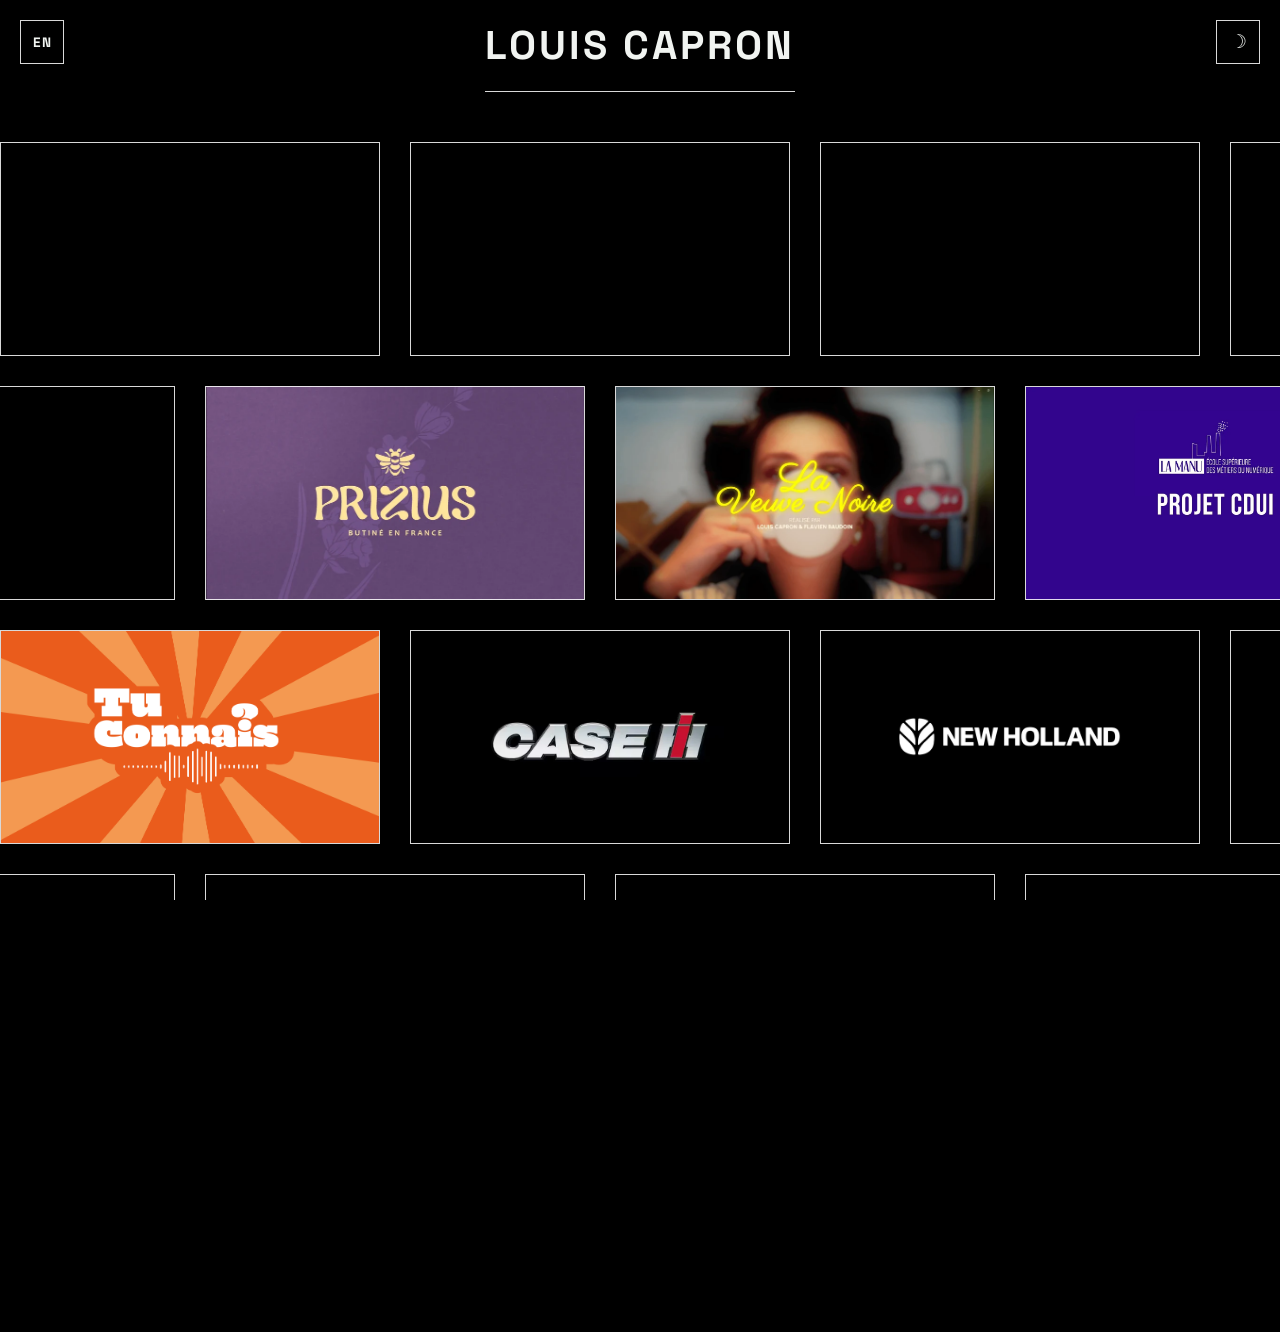
<file: index.html>
<!DOCTYPE html>
<html lang="fr">
<head>
<meta charset="UTF-8">
<meta name="viewport" content="width=device-width, initial-scale=1.0">
<title>Portfolio</title>
<link rel="preconnect" href="https://fonts.googleapis.com">
<link rel="preconnect" href="https://fonts.gstatic.com" crossorigin>
<link href="https://fonts.googleapis.com/css2?family=Space+Grotesk:wght@600;700&display=swap" rel="stylesheet">
<link rel="stylesheet" href="style.css">
</head>
<body>

  <button class="theme-toggle" id="theme-toggle" type="button" aria-label="Changer de thème">
    <span class="theme-icon-dark">&#9789;</span>
    <span class="theme-icon-light">&#9788;</span>
  </button>

  <button class="lang-toggle" id="lang-toggle" type="button" aria-label="Changer de langue">EN</button>

  <header class="site-header">
    <div class="name-block">
      <h1 class="name" id="site-name">Nom Prénom</h1>
      <hr class="divider">
    </div>
  </header>

  <div class="board-wrapper" id="board-wrapper">
    <main class="board" id="board"></main>
  </div>

  <div class="toast" id="toast"></div>

  <script src="data.js"></script>
  <script>
    const PAGE_I18N = {
      fr: {
        toastMissingLink: 'Ajoute le lien de "{title}" dans data.js',
        toastComingSoon: '"{title}" — Prochainement'
      },
      en: {
        toastMissingLink: 'Add the link for "{title}" in data.js',
        toastComingSoon: '"{title}" — Coming soon'
      }
    };
  </script>
  <script src="i18n.js"></script>
  <script src="main.js"></script>
</body>
</html>
</file>
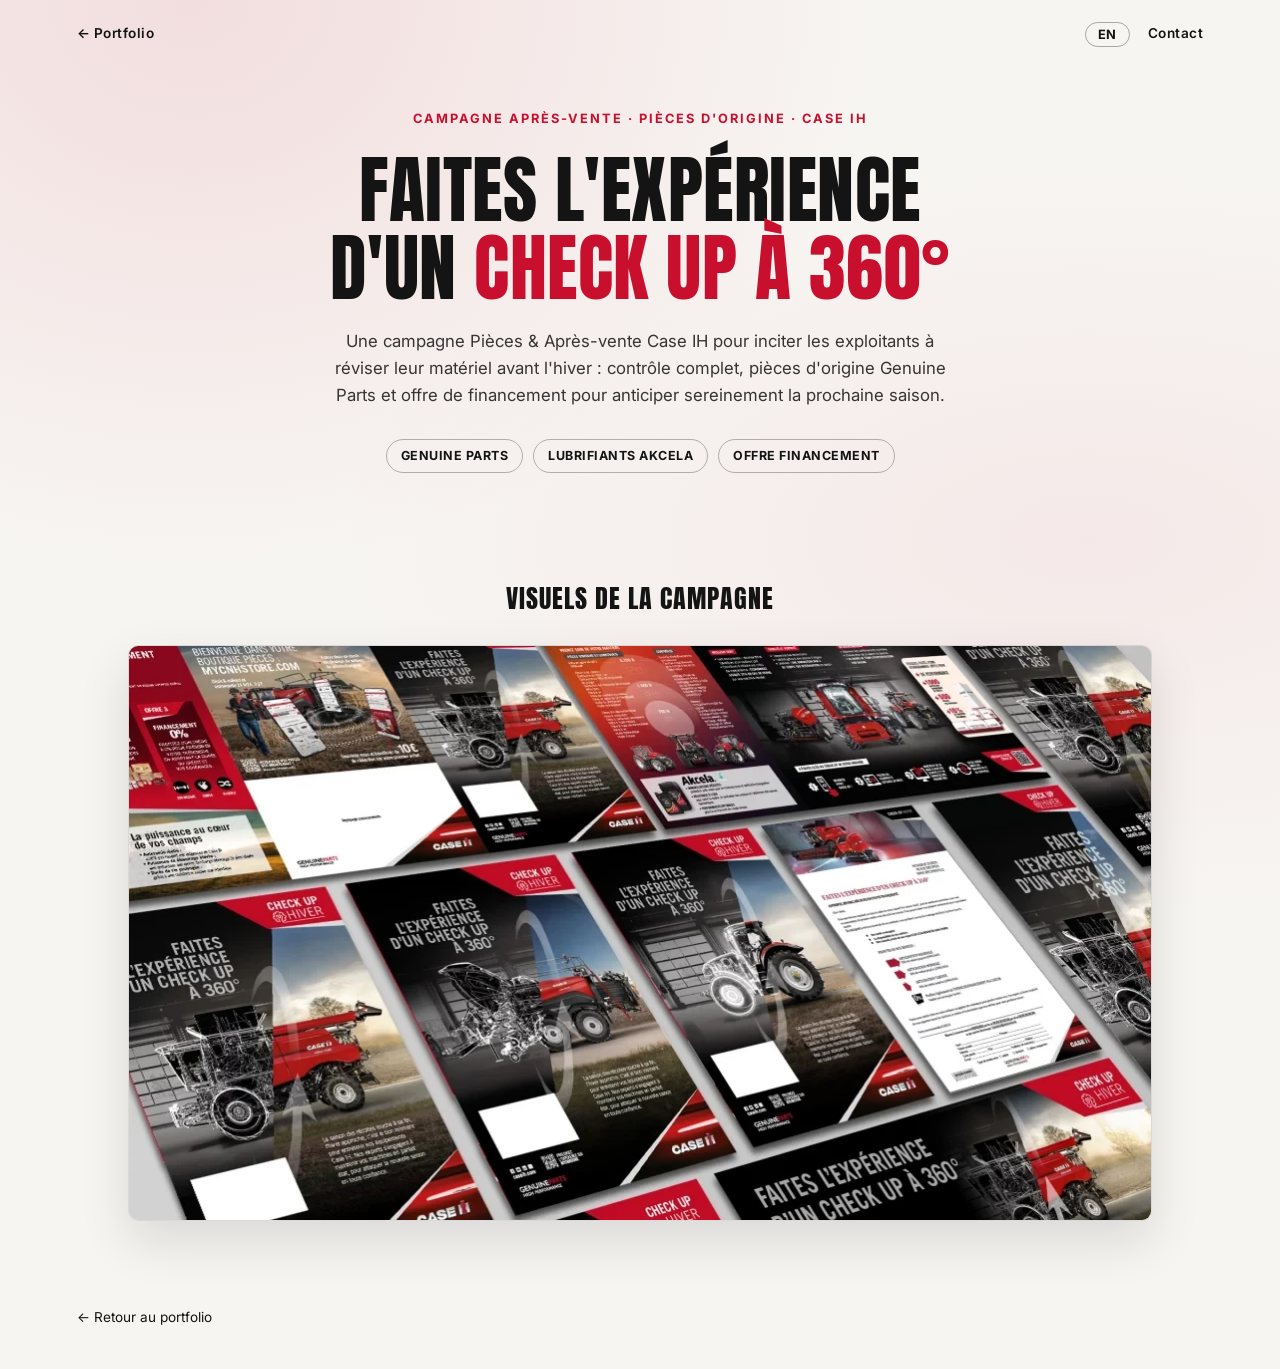
<file: case-ih.html>
<!DOCTYPE html>
<html lang="fr">
<head>
<meta charset="UTF-8">
<meta name="viewport" content="width=device-width, initial-scale=1.0">
<title data-i18n="pageTitle">Check Up Hiver — Campagne Pièces Case IH</title>
<link rel="preconnect" href="https://fonts.googleapis.com">
<link rel="preconnect" href="https://fonts.gstatic.com" crossorigin>
<link href="https://fonts.googleapis.com/css2?family=Anton&family=Inter:wght@400;500;600;700&display=swap" rel="stylesheet">
<link rel="stylesheet" href="case-ih.css">
</head>
<body class="ch-body">

  <div class="ch-page">

    <header class="ch-nav">
      <a class="ch-back" href="index.html" data-i18n="navBack">&larr; Portfolio</a>
      <div class="ch-nav-right">
        <button class="lang-toggle ch-lang-toggle" id="lang-toggle" type="button" aria-label="Changer de langue">EN</button>
        <a class="ch-contact-link" href="contact.html" data-i18n="navContact">Contact</a>
      </div>
    </header>

    <section class="ch-hero">
      <p class="ch-eyebrow" data-i18n="heroEyebrow">Campagne Après-vente &middot; Pièces d'origine &middot; Case IH</p>

      <h1 class="ch-title" data-i18n="heroTitle">Faites l'expérience<br>d'un <span>check up à 360°</span></h1>
      <p class="ch-lead" data-i18n="heroLead">Une campagne Pièces &amp; Après-vente Case IH pour inciter les exploitants à réviser leur matériel avant l'hiver&nbsp;: contrôle complet, pièces d'origine Genuine Parts et offre de financement pour anticiper sereinement la prochaine saison.</p>

      <div class="ch-tags">
        <span class="ch-tag" data-i18n="tag1">Genuine Parts</span>
        <span class="ch-tag" data-i18n="tag2">Lubrifiants Akcela</span>
        <span class="ch-tag" data-i18n="tag3">Offre financement</span>
      </div>
    </section>

    <section class="ch-section ch-section-visuals">
      <h2 data-i18n="visualsHeading">Visuels de la campagne</h2>
      <img class="ch-visuals-img" src="images/check-up-hiver-visuels.webp" alt="Supports de communication Check Up Hiver — Case IH" data-i18n-attr="alt:visualsAlt" loading="lazy">
    </section>

    <footer class="ch-footer">
      <a href="index.html" data-i18n="footerBack">&larr; Retour au portfolio</a>
    </footer>

  </div>

  <script>
    const PAGE_I18N = {
      fr: {
        pageTitle: "Check Up Hiver — Campagne Pièces Case IH",
        navBack: "&larr; Portfolio",
        navContact: "Contact",
        heroEyebrow: "Campagne Après-vente &middot; Pièces d'origine &middot; Case IH",
        heroTitle: "Faites l'expérience<br>d'un <span>check up à 360°</span>",
        heroLead: "Une campagne Pièces &amp; Après-vente Case IH pour inciter les exploitants à réviser leur matériel avant l'hiver&nbsp;: contrôle complet, pièces d'origine Genuine Parts et offre de financement pour anticiper sereinement la prochaine saison.",
        tag1: "Genuine Parts",
        tag2: "Lubrifiants Akcela",
        tag3: "Offre financement",
        visualsHeading: "Visuels de la campagne",
        visualsAlt: "Supports de communication Check Up Hiver — Case IH",
        footerBack: "&larr; Retour au portfolio"
      },
      en: {
        pageTitle: "Check Up Hiver — Case IH Parts Campaign",
        navBack: "&larr; Portfolio",
        navContact: "Contact",
        heroEyebrow: "Aftersales Campaign &middot; Genuine Parts &middot; Case IH",
        heroTitle: "Experience<br>a <span>360° check-up</span>",
        heroLead: "A Case IH Parts &amp; Aftersales campaign encouraging farmers to service their equipment before winter&nbsp;: a full inspection, Genuine Parts, and a financing offer to prepare for next season with peace of mind.",
        tag1: "Genuine Parts",
        tag2: "Akcela Lubricants",
        tag3: "Financing offer",
        visualsHeading: "Campaign visuals",
        visualsAlt: "Check Up Hiver communication materials — Case IH",
        footerBack: "&larr; Back to portfolio"
      }
    };
  </script>
  <script src="i18n.js"></script>
  <script src="case-ih.js"></script>
</body>
</html>
</file>
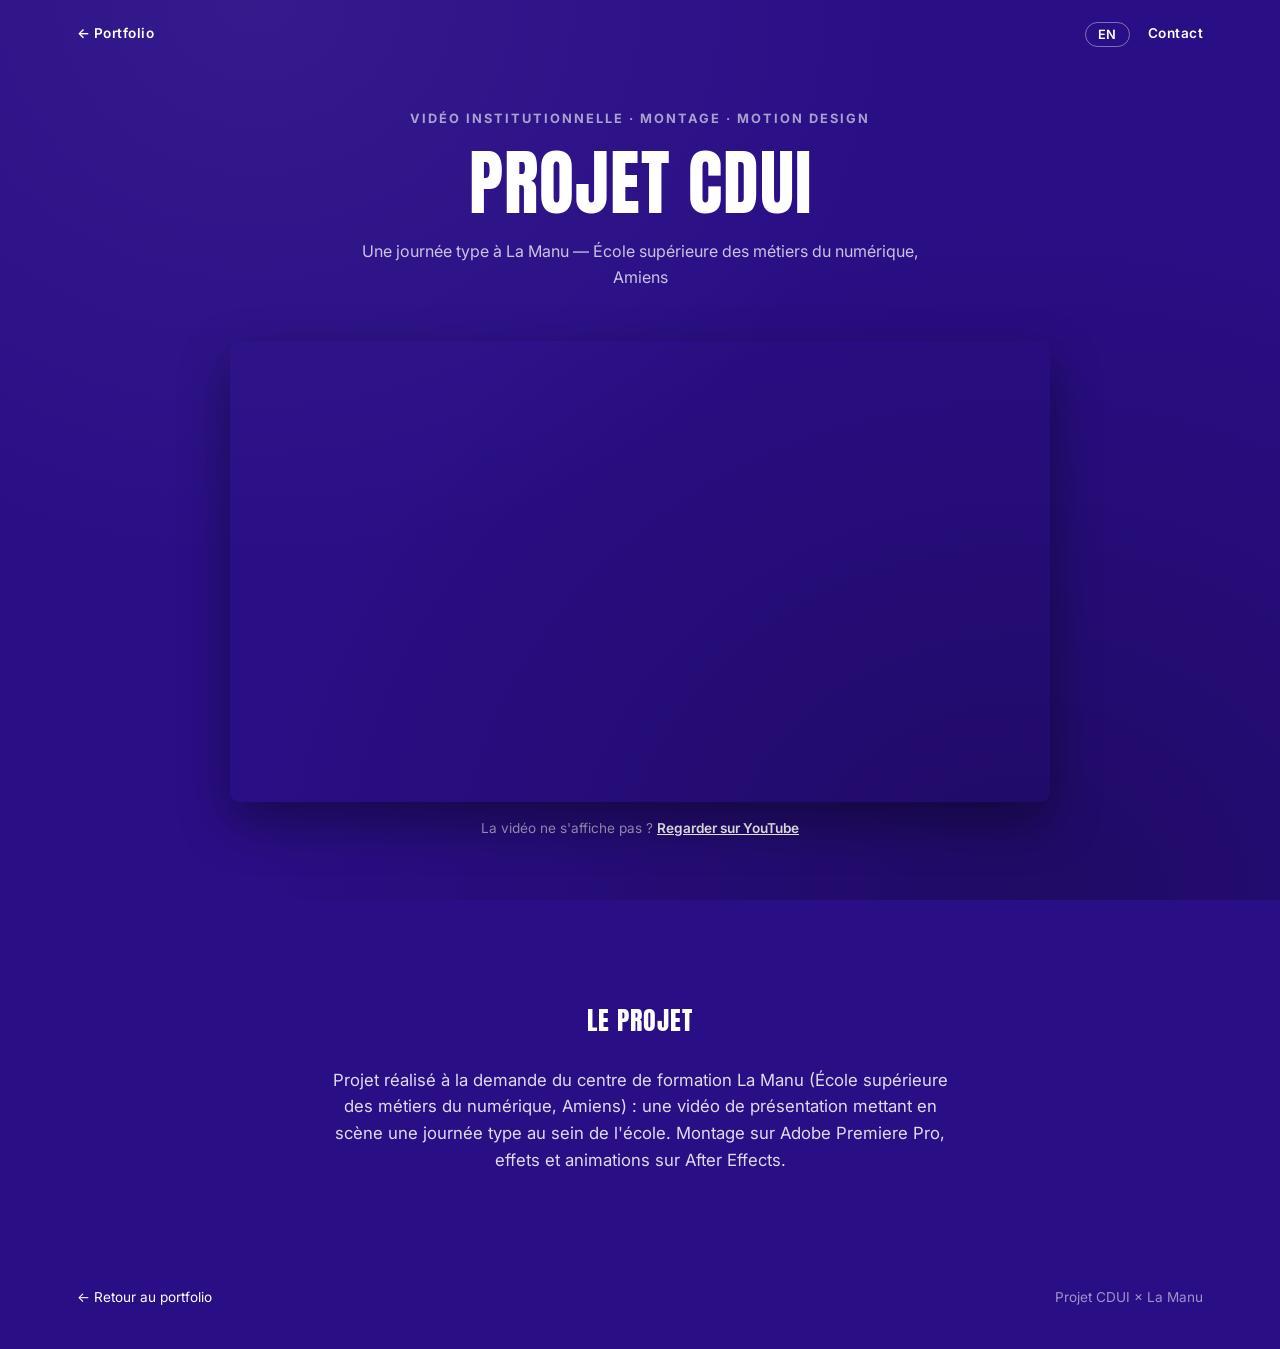
<file: cdui.html>
<!DOCTYPE html>
<html lang="fr">
<head>
<meta charset="UTF-8">
<meta name="viewport" content="width=device-width, initial-scale=1.0">
<title data-i18n="pageTitle">Projet CDUI — La Manu</title>
<link rel="preconnect" href="https://fonts.googleapis.com">
<link rel="preconnect" href="https://fonts.gstatic.com" crossorigin>
<link href="https://fonts.googleapis.com/css2?family=Anton&family=Inter:wght@400;500;600;700&display=swap" rel="stylesheet">
<link rel="stylesheet" href="cdui.css">
</head>
<body class="cd-body">

  <div class="cd-page">

    <header class="cd-nav">
      <a class="cd-back" href="index.html" data-i18n="navBack">&larr; Portfolio</a>
      <div class="cd-nav-right">
        <button class="lang-toggle cd-lang-toggle" id="lang-toggle" type="button" aria-label="Changer de langue">EN</button>
        <a class="cd-contact-link" href="contact.html" data-i18n="navContact">Contact</a>
      </div>
    </header>

    <section class="cd-hero">
      <p class="cd-eyebrow" data-i18n="heroEyebrow">Vidéo institutionnelle &middot; Montage &middot; Motion design</p>
      <h1 class="cd-title">Projet CDUI</h1>
      <p class="cd-subtitle" data-i18n="heroSubtitle">Une journée type à La Manu — École supérieure des métiers du numérique, Amiens</p>

      <div class="cd-video-wrap">
        <iframe src="https://www.youtube.com/embed/M8lQSsG8-ho" title="Projet CDUI — La Manu"
          allow="accelerometer; autoplay; clipboard-write; encrypted-media; gyroscope; picture-in-picture"
          allowfullscreen loading="lazy"></iframe>
      </div>
      <p class="cd-video-fallback">
        <span data-i18n="videoFallbackText">La vidéo ne s'affiche pas&nbsp;?</span>
        <a href="https://www.youtube.com/watch?v=M8lQSsG8-ho" target="_blank" rel="noopener" data-i18n="videoFallbackLink">Regarder sur YouTube</a>
      </p>
    </section>

    <section class="cd-section">
      <h2 data-i18n="projectHeading">Le projet</h2>
      <p class="cd-concept" data-i18n="projectText">
        Projet réalisé à la demande du centre de formation La Manu (École supérieure des métiers
        du numérique, Amiens)&nbsp;: une vidéo de présentation mettant en scène une journée type au
        sein de l'école. Montage sur Adobe Premiere Pro, effets et animations sur After Effects.
      </p>
    </section>

    <footer class="cd-footer">
      <a href="index.html" data-i18n="footerBack">&larr; Retour au portfolio</a>
      <span>Projet CDUI &times; La Manu</span>
    </footer>

  </div>

  <script>
    const PAGE_I18N = {
      fr: {
        pageTitle: "Projet CDUI — La Manu",
        navBack: "&larr; Portfolio",
        navContact: "Contact",
        heroEyebrow: "Vidéo institutionnelle &middot; Montage &middot; Motion design",
        heroSubtitle: "Une journée type à La Manu — École supérieure des métiers du numérique, Amiens",
        videoFallbackText: "La vidéo ne s'affiche pas&nbsp;?",
        videoFallbackLink: "Regarder sur YouTube",
        projectHeading: "Le projet",
        projectText: "Projet réalisé à la demande du centre de formation La Manu (École supérieure des métiers du numérique, Amiens)&nbsp;: une vidéo de présentation mettant en scène une journée type au sein de l'école. Montage sur Adobe Premiere Pro, effets et animations sur After Effects.",
        footerBack: "&larr; Retour au portfolio"
      },
      en: {
        pageTitle: "CDUI Project — La Manu",
        navBack: "&larr; Portfolio",
        navContact: "Contact",
        heroEyebrow: "Institutional Video &middot; Editing &middot; Motion Design",
        heroSubtitle: "A typical day at La Manu — Digital Professions Graduate School, Amiens",
        videoFallbackText: "Video not showing&nbsp;?",
        videoFallbackLink: "Watch on YouTube",
        projectHeading: "The project",
        projectText: "Project made for the training center La Manu (Digital Professions Graduate School, Amiens)&nbsp;: a presentation video depicting a typical day at the school. Edited in Adobe Premiere Pro, effects and animations in After Effects.",
        footerBack: "&larr; Back to portfolio"
      }
    };
  </script>
  <script src="i18n.js"></script>
  <script src="cdui.js"></script>
</body>
</html>
</file>
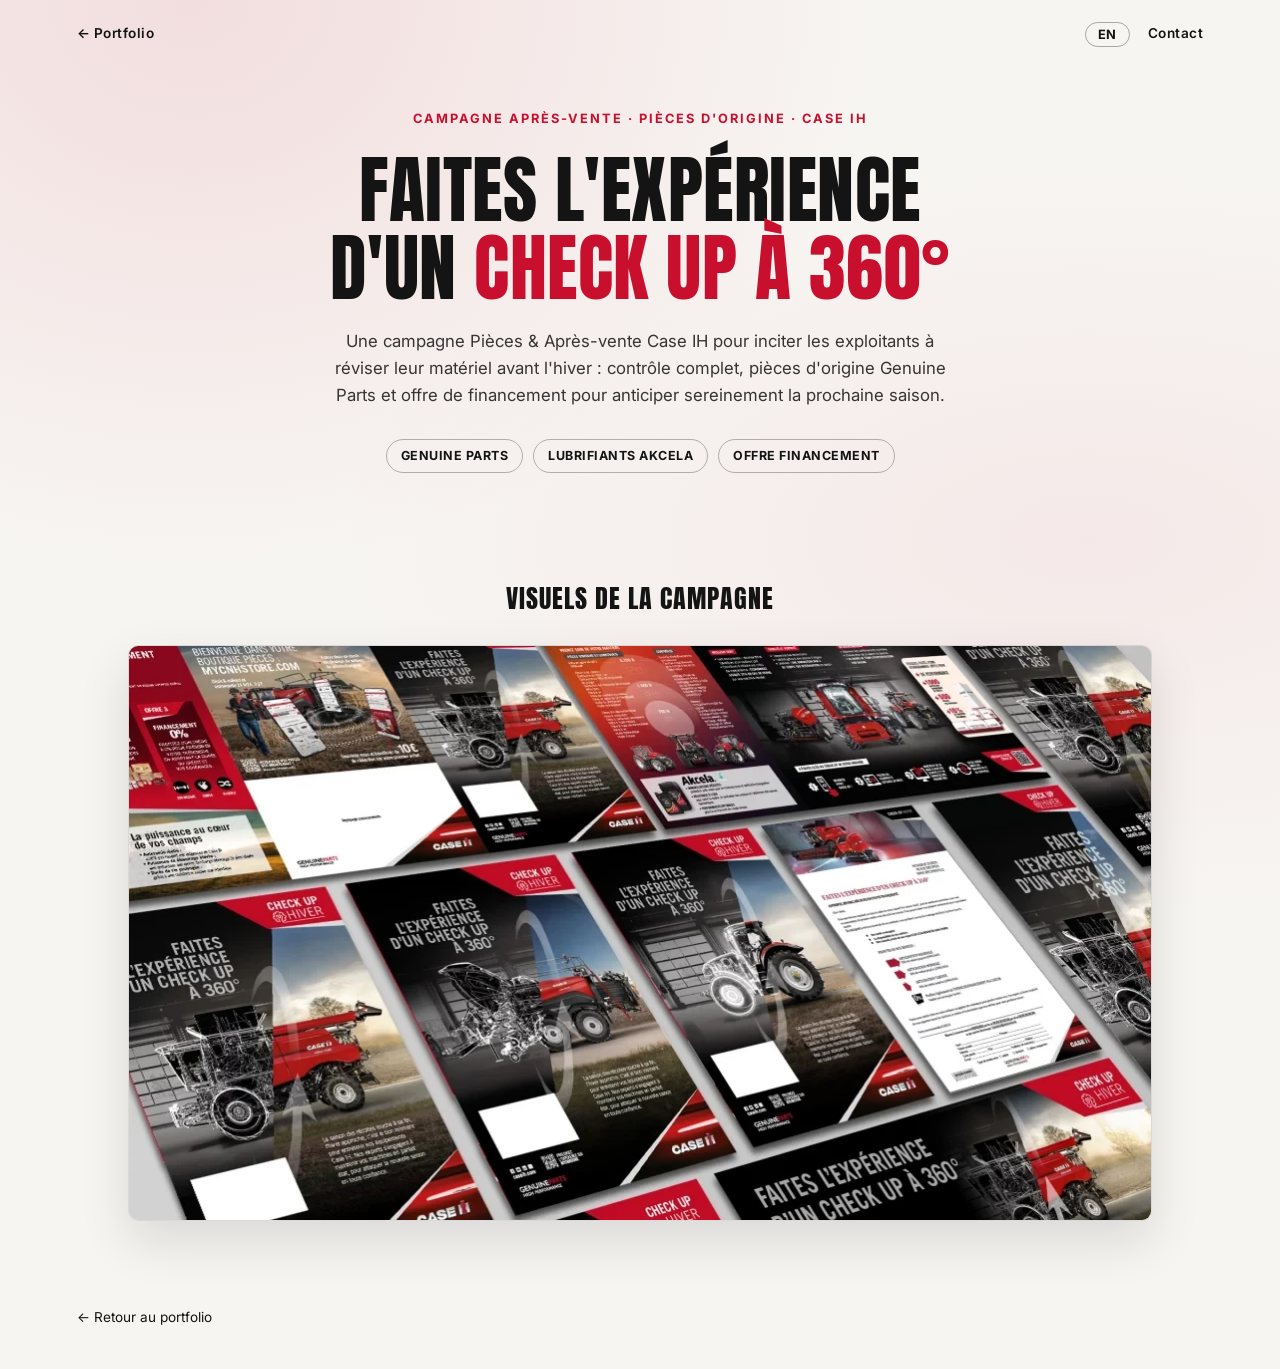
<file: check-up-hiver.html>
<!DOCTYPE html>
<html lang="fr">
<head>
<meta charset="UTF-8">
<meta name="viewport" content="width=device-width, initial-scale=1.0">
<title data-i18n="pageTitle">Check Up Hiver — Campagne Pièces Case IH</title>
<link rel="preconnect" href="https://fonts.googleapis.com">
<link rel="preconnect" href="https://fonts.gstatic.com" crossorigin>
<link href="https://fonts.googleapis.com/css2?family=Anton&family=Inter:wght@400;500;600;700&display=swap" rel="stylesheet">
<link rel="stylesheet" href="check-up-hiver.css">
</head>
<body class="ch-body">

  <div class="ch-page">

    <header class="ch-nav">
      <a class="ch-back" href="index.html" data-i18n="navBack">&larr; Portfolio</a>
      <div class="ch-nav-right">
        <button class="lang-toggle ch-lang-toggle" id="lang-toggle" type="button" aria-label="Changer de langue">EN</button>
        <a class="ch-contact-link" href="contact.html" data-i18n="navContact">Contact</a>
      </div>
    </header>

    <section class="ch-hero">
      <p class="ch-eyebrow" data-i18n="heroEyebrow">Campagne Après-vente &middot; Pièces d'origine &middot; Case IH</p>

      <h1 class="ch-title" data-i18n="heroTitle">Faites l'expérience<br>d'un <span>check up à 360°</span></h1>
      <p class="ch-lead" data-i18n="heroLead">Une campagne Pièces &amp; Après-vente Case IH pour inciter les exploitants à réviser leur matériel avant l'hiver&nbsp;: contrôle complet, pièces d'origine Genuine Parts et offre de financement pour anticiper sereinement la prochaine saison.</p>

      <div class="ch-tags">
        <span class="ch-tag" data-i18n="tag1">Genuine Parts</span>
        <span class="ch-tag" data-i18n="tag2">Lubrifiants Akcela</span>
        <span class="ch-tag" data-i18n="tag3">Offre financement</span>
      </div>
    </section>

    <section class="ch-section ch-section-visuals">
      <h2 data-i18n="visualsHeading">Visuels de la campagne</h2>
      <img class="ch-visuals-img" src="images/check-up-hiver-visuels.webp" alt="Supports de communication Check Up Hiver — Case IH" data-i18n-attr="alt:visualsAlt" loading="lazy">
    </section>

    <footer class="ch-footer">
      <a href="index.html" data-i18n="footerBack">&larr; Retour au portfolio</a>
    </footer>

  </div>

  <script>
    const PAGE_I18N = {
      fr: {
        pageTitle: "Check Up Hiver — Campagne Pièces Case IH",
        navBack: "&larr; Portfolio",
        navContact: "Contact",
        heroEyebrow: "Campagne Après-vente &middot; Pièces d'origine &middot; Case IH",
        heroTitle: "Faites l'expérience<br>d'un <span>check up à 360°</span>",
        heroLead: "Une campagne Pièces &amp; Après-vente Case IH pour inciter les exploitants à réviser leur matériel avant l'hiver&nbsp;: contrôle complet, pièces d'origine Genuine Parts et offre de financement pour anticiper sereinement la prochaine saison.",
        tag1: "Genuine Parts",
        tag2: "Lubrifiants Akcela",
        tag3: "Offre financement",
        visualsHeading: "Visuels de la campagne",
        visualsAlt: "Supports de communication Check Up Hiver — Case IH",
        footerBack: "&larr; Retour au portfolio"
      },
      en: {
        pageTitle: "Check Up Hiver — Case IH Parts Campaign",
        navBack: "&larr; Portfolio",
        navContact: "Contact",
        heroEyebrow: "Aftersales Campaign &middot; Genuine Parts &middot; Case IH",
        heroTitle: "Experience<br>a <span>360° check-up</span>",
        heroLead: "A Case IH Parts &amp; Aftersales campaign encouraging farmers to service their equipment before winter&nbsp;: a full inspection, Genuine Parts, and a financing offer to prepare for next season with peace of mind.",
        tag1: "Genuine Parts",
        tag2: "Akcela Lubricants",
        tag3: "Financing offer",
        visualsHeading: "Campaign visuals",
        visualsAlt: "Check Up Hiver communication materials — Case IH",
        footerBack: "&larr; Back to portfolio"
      }
    };
  </script>
  <script src="i18n.js"></script>
  <script src="check-up-hiver.js"></script>
</body>
</html>
</file>
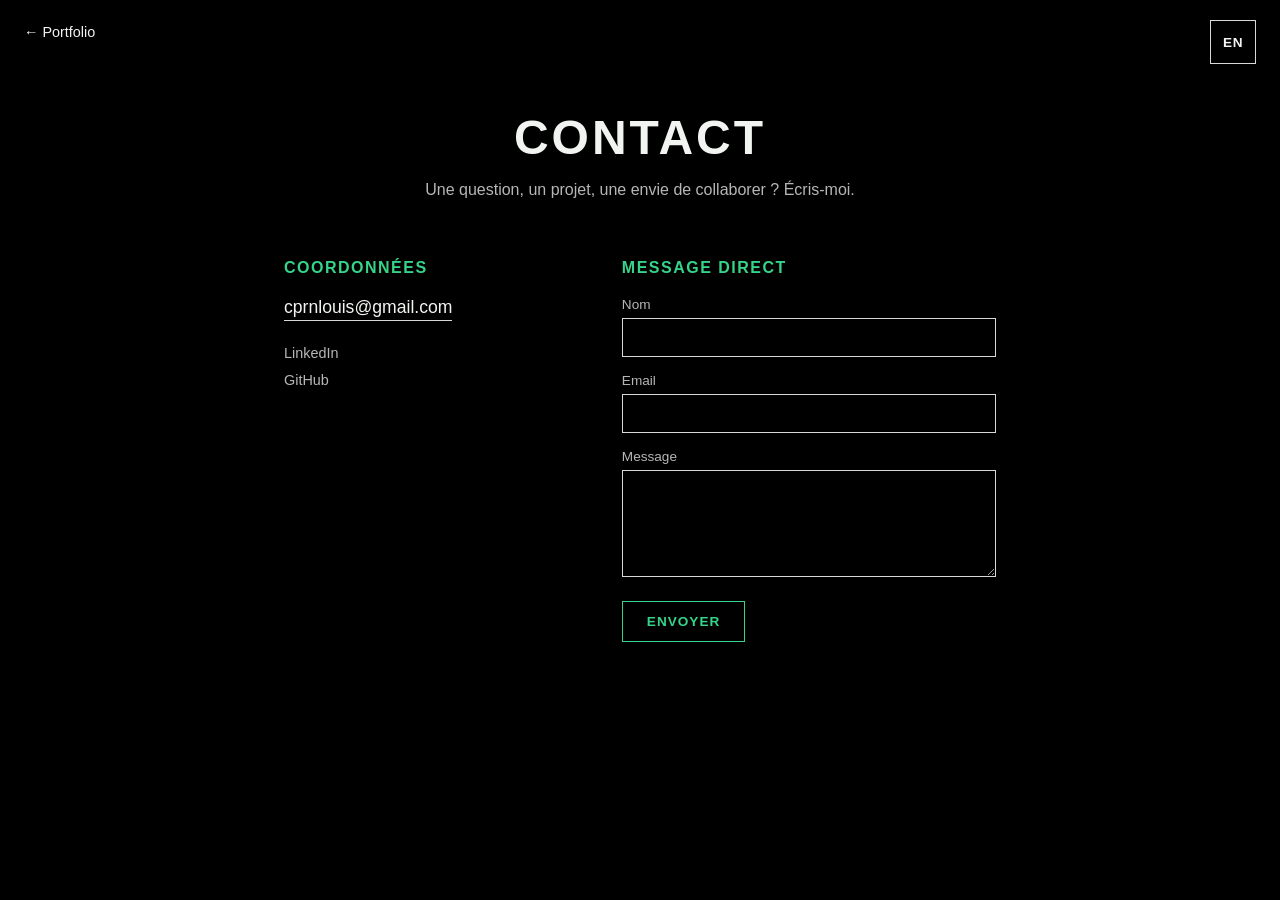
<file: contact.html>
<!DOCTYPE html>
<html lang="fr">
<head>
<meta charset="UTF-8">
<meta name="viewport" content="width=device-width, initial-scale=1.0">
<title data-i18n="pageTitle">Contact — Louis Capron</title>
<link rel="stylesheet" href="style.css">
<link rel="stylesheet" href="contact.css">
</head>
<body class="contact-body">

  <div class="contact-page">

    <a class="contact-back" href="index.html" data-i18n="backLink">&larr; Portfolio</a>
    <button class="lang-toggle contact-lang-toggle" id="lang-toggle" type="button" aria-label="Changer de langue">EN</button>

    <main class="contact-wrap">
      <h1 class="contact-title" data-i18n="title">Contact</h1>
      <p class="contact-lead" data-i18n="lead">Une question, un projet, une envie de collaborer&nbsp;? Écris-moi.</p>

      <div class="contact-grid">
        <section class="contact-direct">
          <h2 data-i18n="coordHeading">Coordonnées</h2>
          <a class="contact-link" href="mailto:cprnlouis@gmail.com">cprnlouis@gmail.com</a>
          <div class="contact-socials">
            <a href="#" target="_blank" rel="noopener">LinkedIn</a>
            <a href="#" target="_blank" rel="noopener">GitHub</a>
          </div>
        </section>

        <form class="contact-form" id="contact-form">
          <h2 data-i18n="formHeading">Message direct</h2>
          <label>
            <span data-i18n="labelName">Nom</span>
            <input type="text" name="name" required>
          </label>
          <label>
            <span data-i18n="labelEmail">Email</span>
            <input type="email" name="email" required>
          </label>
          <label>
            <span data-i18n="labelMessage">Message</span>
            <textarea name="message" rows="5" required></textarea>
          </label>
          <button type="submit" data-i18n="submitBtn">Envoyer</button>
        </form>
      </div>
    </main>

  </div>

  <script>
    const PAGE_I18N = {
      fr: {
        pageTitle: "Contact — Louis Capron",
        backLink: "&larr; Portfolio",
        title: "Contact",
        lead: "Une question, un projet, une envie de collaborer&nbsp;? Écris-moi.",
        coordHeading: "Coordonnées",
        formHeading: "Message direct",
        labelName: "Nom",
        labelEmail: "Email",
        labelMessage: "Message",
        submitBtn: "Envoyer"
      },
      en: {
        pageTitle: "Contact — Louis Capron",
        backLink: "&larr; Portfolio",
        title: "Contact",
        lead: "A question, a project, want to collaborate&nbsp;? Get in touch.",
        coordHeading: "Contact details",
        formHeading: "Direct message",
        labelName: "Name",
        labelEmail: "Email",
        labelMessage: "Message",
        submitBtn: "Send"
      }
    };
  </script>
  <script src="i18n.js"></script>
  <script src="contact.js"></script>
</body>
</html>
</file>
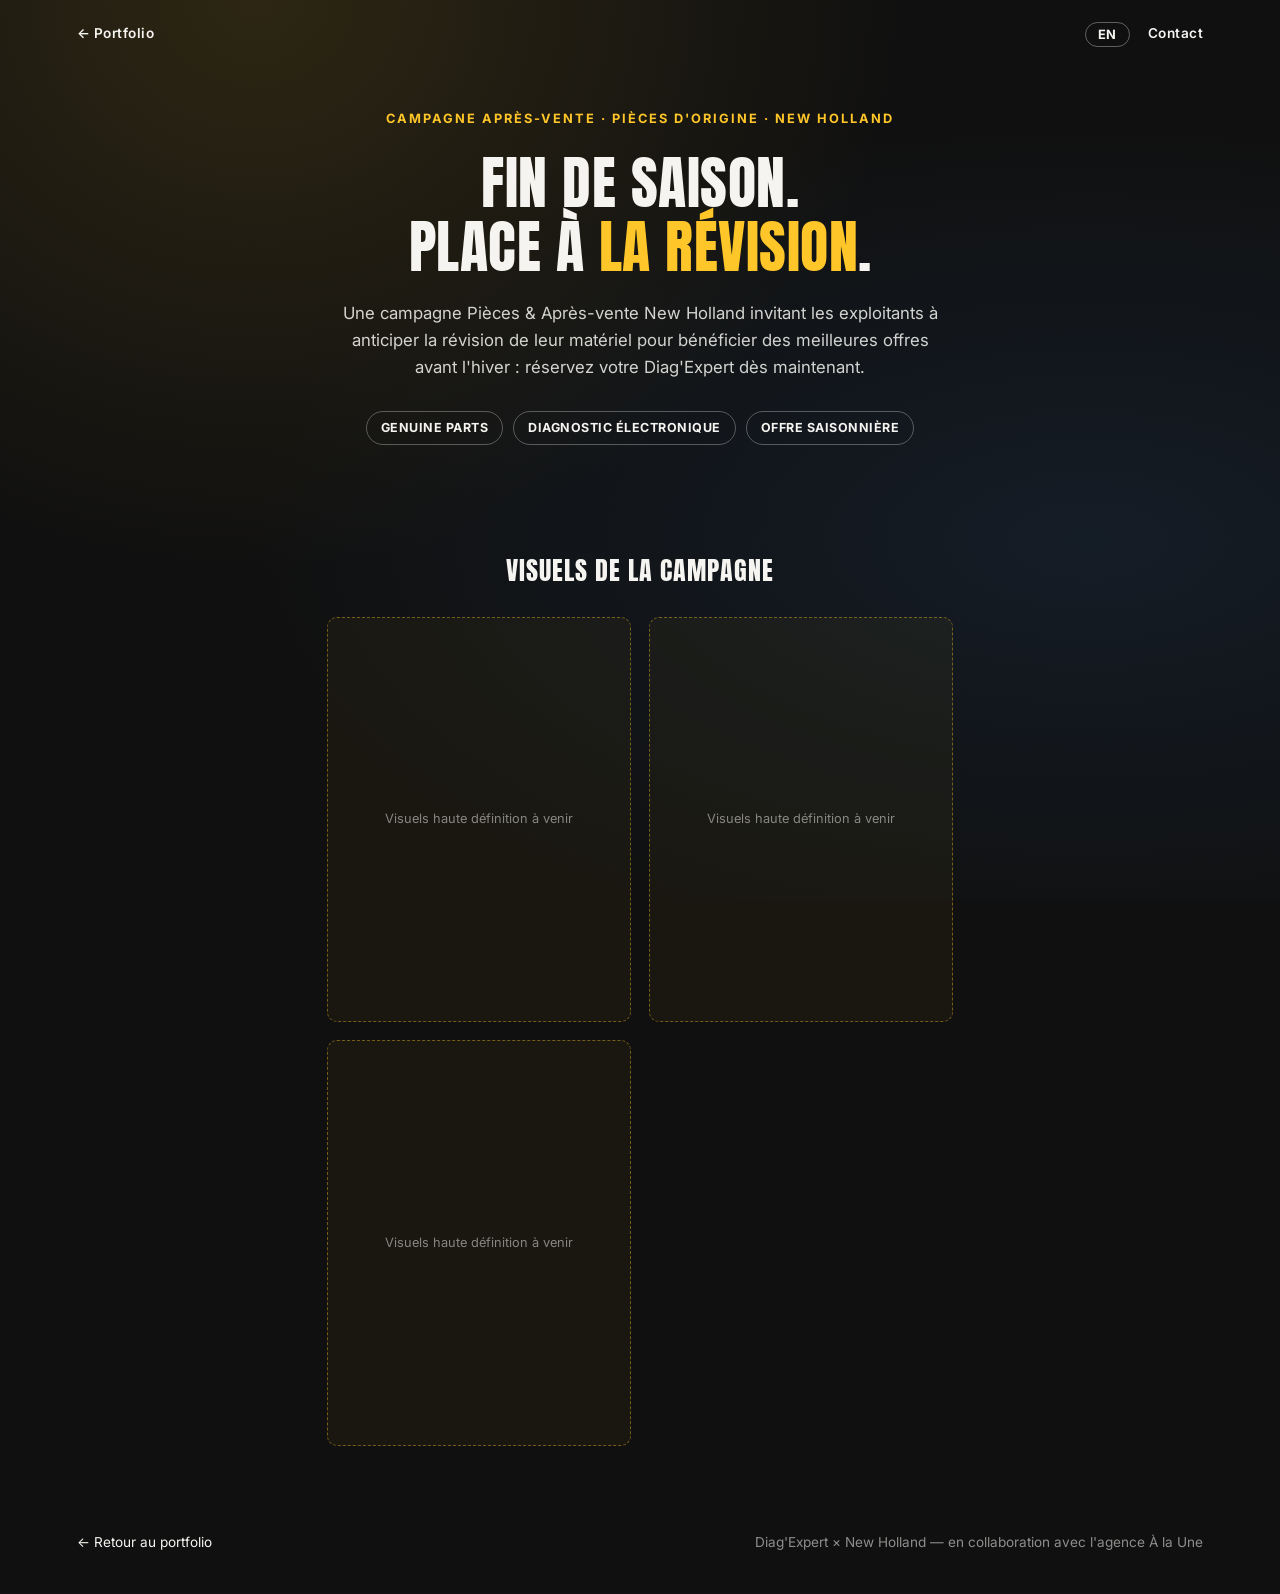
<file: diag-expert.html>
<!DOCTYPE html>
<html lang="fr">
<head>
<meta charset="UTF-8">
<meta name="viewport" content="width=device-width, initial-scale=1.0">
<title data-i18n="pageTitle">Diag'Expert — Campagne Pièces New Holland</title>
<link rel="preconnect" href="https://fonts.googleapis.com">
<link rel="preconnect" href="https://fonts.gstatic.com" crossorigin>
<link href="https://fonts.googleapis.com/css2?family=Anton&family=Inter:wght@400;500;600;700&display=swap" rel="stylesheet">
<link rel="stylesheet" href="diag-expert.css">
</head>
<body class="dg-body">

  <div class="dg-page">

    <header class="dg-nav">
      <a class="dg-back" href="index.html" data-i18n="navBack">&larr; Portfolio</a>
      <div class="dg-nav-right">
        <button class="lang-toggle dg-lang-toggle" id="lang-toggle" type="button" aria-label="Changer de langue">EN</button>
        <a class="dg-contact-link" href="contact.html" data-i18n="navContact">Contact</a>
      </div>
    </header>

    <section class="dg-hero">
      <p class="dg-eyebrow" data-i18n="heroEyebrow">Campagne Après-vente &middot; Pièces d'origine &middot; New Holland</p>

      <h1 class="dg-title" data-i18n="heroTitle">Fin de saison.<br>Place à <span>la révision</span>.</h1>
      <p class="dg-lead" data-i18n="heroLead">Une campagne Pièces &amp; Après-vente New Holland invitant les exploitants à anticiper la révision de leur matériel pour bénéficier des meilleures offres avant l'hiver&nbsp;: réservez votre Diag'Expert dès maintenant.</p>

      <div class="dg-tags">
        <span class="dg-tag" data-i18n="tag1">Genuine Parts</span>
        <span class="dg-tag" data-i18n="tag2">Diagnostic électronique</span>
        <span class="dg-tag" data-i18n="tag3">Offre saisonnière</span>
      </div>
    </section>

    <section class="dg-section">
      <h2 data-i18n="visualsHeading">Visuels de la campagne</h2>
      <div class="dg-visuals-grid">
        <div class="dg-visual-placeholder"><span data-i18n="visualPlaceholder">Visuels haute définition à venir</span></div>
        <div class="dg-visual-placeholder"><span data-i18n="visualPlaceholder">Visuels haute définition à venir</span></div>
        <div class="dg-visual-placeholder"><span data-i18n="visualPlaceholder">Visuels haute définition à venir</span></div>
      </div>
    </section>

    <footer class="dg-footer">
      <a href="index.html" data-i18n="footerBack">&larr; Retour au portfolio</a>
      <span data-i18n="footerCredit">Diag'Expert &times; New Holland &mdash; en collaboration avec l'agence À la Une</span>
    </footer>

  </div>

  <script>
    const PAGE_I18N = {
      fr: {
        pageTitle: "Diag'Expert — Campagne Pièces New Holland",
        navBack: "&larr; Portfolio",
        navContact: "Contact",
        heroEyebrow: "Campagne Après-vente &middot; Pièces d'origine &middot; New Holland",
        heroTitle: "Fin de saison.<br>Place à <span>la révision</span>.",
        heroLead: "Une campagne Pièces &amp; Après-vente New Holland invitant les exploitants à anticiper la révision de leur matériel pour bénéficier des meilleures offres avant l'hiver&nbsp;: réservez votre Diag'Expert dès maintenant.",
        tag1: "Genuine Parts",
        tag2: "Diagnostic électronique",
        tag3: "Offre saisonnière",
        visualsHeading: "Visuels de la campagne",
        visualPlaceholder: "Visuels haute définition à venir",
        footerBack: "&larr; Retour au portfolio",
        footerCredit: "Diag'Expert &times; New Holland &mdash; en collaboration avec l'agence À la Une"
      },
      en: {
        pageTitle: "Diag'Expert — New Holland Parts Campaign",
        navBack: "&larr; Portfolio",
        navContact: "Contact",
        heroEyebrow: "Aftersales Campaign &middot; Genuine Parts &middot; New Holland",
        heroTitle: "End of season.<br>Time for <span>your check-up</span>.",
        heroLead: "A New Holland Parts &amp; Aftersales campaign encouraging farmers to plan their equipment service ahead of winter to get the best offers&nbsp;: book your Diag'Expert now.",
        tag1: "Genuine Parts",
        tag2: "Electronic diagnostics",
        tag3: "Seasonal offer",
        visualsHeading: "Campaign visuals",
        visualPlaceholder: "High-res visuals coming soon",
        footerBack: "&larr; Back to portfolio",
        footerCredit: "Diag'Expert &times; New Holland &mdash; in collaboration with agency À la Une"
      }
    };
  </script>
  <script src="i18n.js"></script>
  <script src="diag-expert.js"></script>
</body>
</html>
</file>
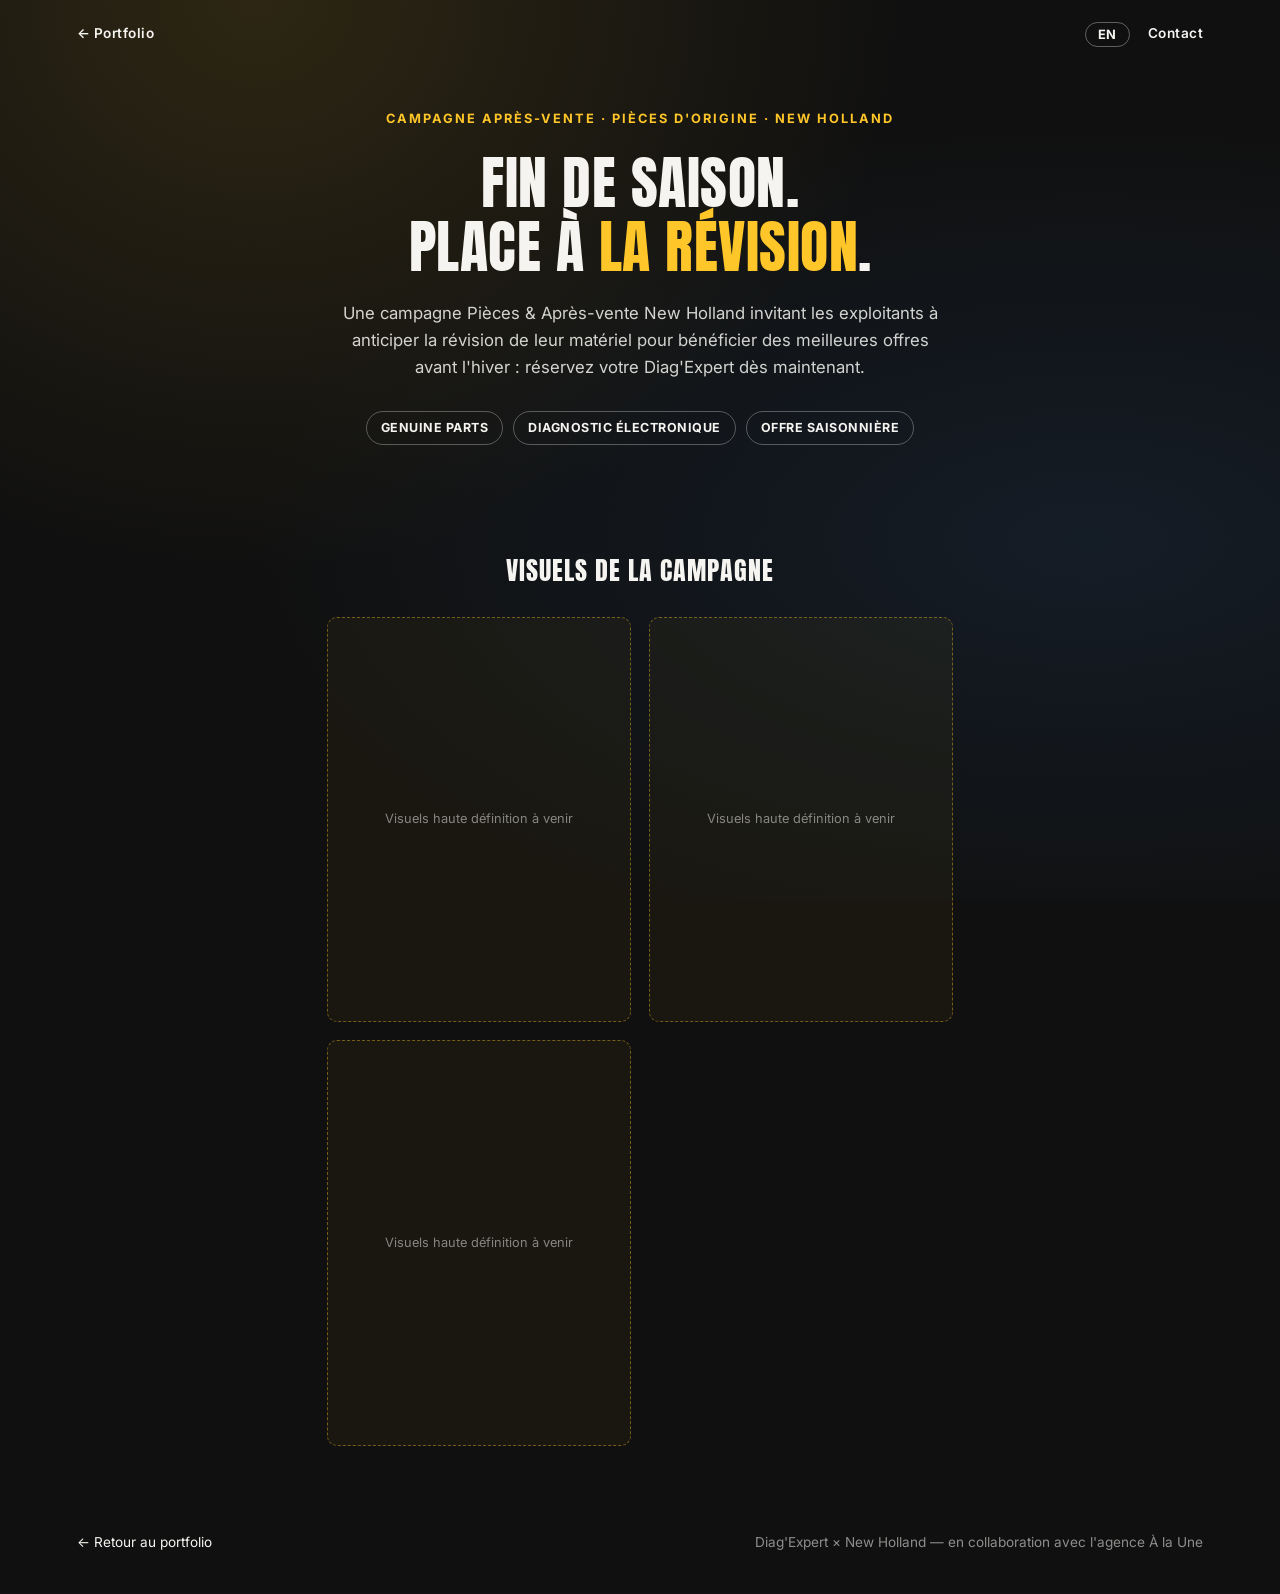
<file: new-holland.html>
<!DOCTYPE html>
<html lang="fr">
<head>
<meta charset="UTF-8">
<meta name="viewport" content="width=device-width, initial-scale=1.0">
<title data-i18n="pageTitle">Diag'Expert — Campagne Pièces New Holland</title>
<link rel="preconnect" href="https://fonts.googleapis.com">
<link rel="preconnect" href="https://fonts.gstatic.com" crossorigin>
<link href="https://fonts.googleapis.com/css2?family=Anton&family=Inter:wght@400;500;600;700&display=swap" rel="stylesheet">
<link rel="stylesheet" href="new-holland.css">
</head>
<body class="dg-body">

  <div class="dg-page">

    <header class="dg-nav">
      <a class="dg-back" href="index.html" data-i18n="navBack">&larr; Portfolio</a>
      <div class="dg-nav-right">
        <button class="lang-toggle dg-lang-toggle" id="lang-toggle" type="button" aria-label="Changer de langue">EN</button>
        <a class="dg-contact-link" href="contact.html" data-i18n="navContact">Contact</a>
      </div>
    </header>

    <section class="dg-hero">
      <p class="dg-eyebrow" data-i18n="heroEyebrow">Campagne Après-vente &middot; Pièces d'origine &middot; New Holland</p>

      <h1 class="dg-title" data-i18n="heroTitle">Fin de saison.<br>Place à <span>la révision</span>.</h1>
      <p class="dg-lead" data-i18n="heroLead">Une campagne Pièces &amp; Après-vente New Holland invitant les exploitants à anticiper la révision de leur matériel pour bénéficier des meilleures offres avant l'hiver&nbsp;: réservez votre Diag'Expert dès maintenant.</p>

      <div class="dg-tags">
        <span class="dg-tag" data-i18n="tag1">Genuine Parts</span>
        <span class="dg-tag" data-i18n="tag2">Diagnostic électronique</span>
        <span class="dg-tag" data-i18n="tag3">Offre saisonnière</span>
      </div>
    </section>

    <section class="dg-section">
      <h2 data-i18n="visualsHeading">Visuels de la campagne</h2>
      <div class="dg-visuals-grid">
        <div class="dg-visual-placeholder"><span data-i18n="visualPlaceholder">Visuels haute définition à venir</span></div>
        <div class="dg-visual-placeholder"><span data-i18n="visualPlaceholder">Visuels haute définition à venir</span></div>
        <div class="dg-visual-placeholder"><span data-i18n="visualPlaceholder">Visuels haute définition à venir</span></div>
      </div>
    </section>

    <footer class="dg-footer">
      <a href="index.html" data-i18n="footerBack">&larr; Retour au portfolio</a>
      <span data-i18n="footerCredit">Diag'Expert &times; New Holland &mdash; en collaboration avec l'agence À la Une</span>
    </footer>

  </div>

  <script>
    const PAGE_I18N = {
      fr: {
        pageTitle: "Diag'Expert — Campagne Pièces New Holland",
        navBack: "&larr; Portfolio",
        navContact: "Contact",
        heroEyebrow: "Campagne Après-vente &middot; Pièces d'origine &middot; New Holland",
        heroTitle: "Fin de saison.<br>Place à <span>la révision</span>.",
        heroLead: "Une campagne Pièces &amp; Après-vente New Holland invitant les exploitants à anticiper la révision de leur matériel pour bénéficier des meilleures offres avant l'hiver&nbsp;: réservez votre Diag'Expert dès maintenant.",
        tag1: "Genuine Parts",
        tag2: "Diagnostic électronique",
        tag3: "Offre saisonnière",
        visualsHeading: "Visuels de la campagne",
        visualPlaceholder: "Visuels haute définition à venir",
        footerBack: "&larr; Retour au portfolio",
        footerCredit: "Diag'Expert &times; New Holland &mdash; en collaboration avec l'agence À la Une"
      },
      en: {
        pageTitle: "Diag'Expert — New Holland Parts Campaign",
        navBack: "&larr; Portfolio",
        navContact: "Contact",
        heroEyebrow: "Aftersales Campaign &middot; Genuine Parts &middot; New Holland",
        heroTitle: "End of season.<br>Time for <span>your check-up</span>.",
        heroLead: "A New Holland Parts &amp; Aftersales campaign encouraging farmers to plan their equipment service ahead of winter to get the best offers&nbsp;: book your Diag'Expert now.",
        tag1: "Genuine Parts",
        tag2: "Electronic diagnostics",
        tag3: "Seasonal offer",
        visualsHeading: "Campaign visuals",
        visualPlaceholder: "High-res visuals coming soon",
        footerBack: "&larr; Back to portfolio",
        footerCredit: "Diag'Expert &times; New Holland &mdash; in collaboration with agency À la Une"
      }
    };
  </script>
  <script src="i18n.js"></script>
  <script src="new-holland.js"></script>
</body>
</html>
</file>
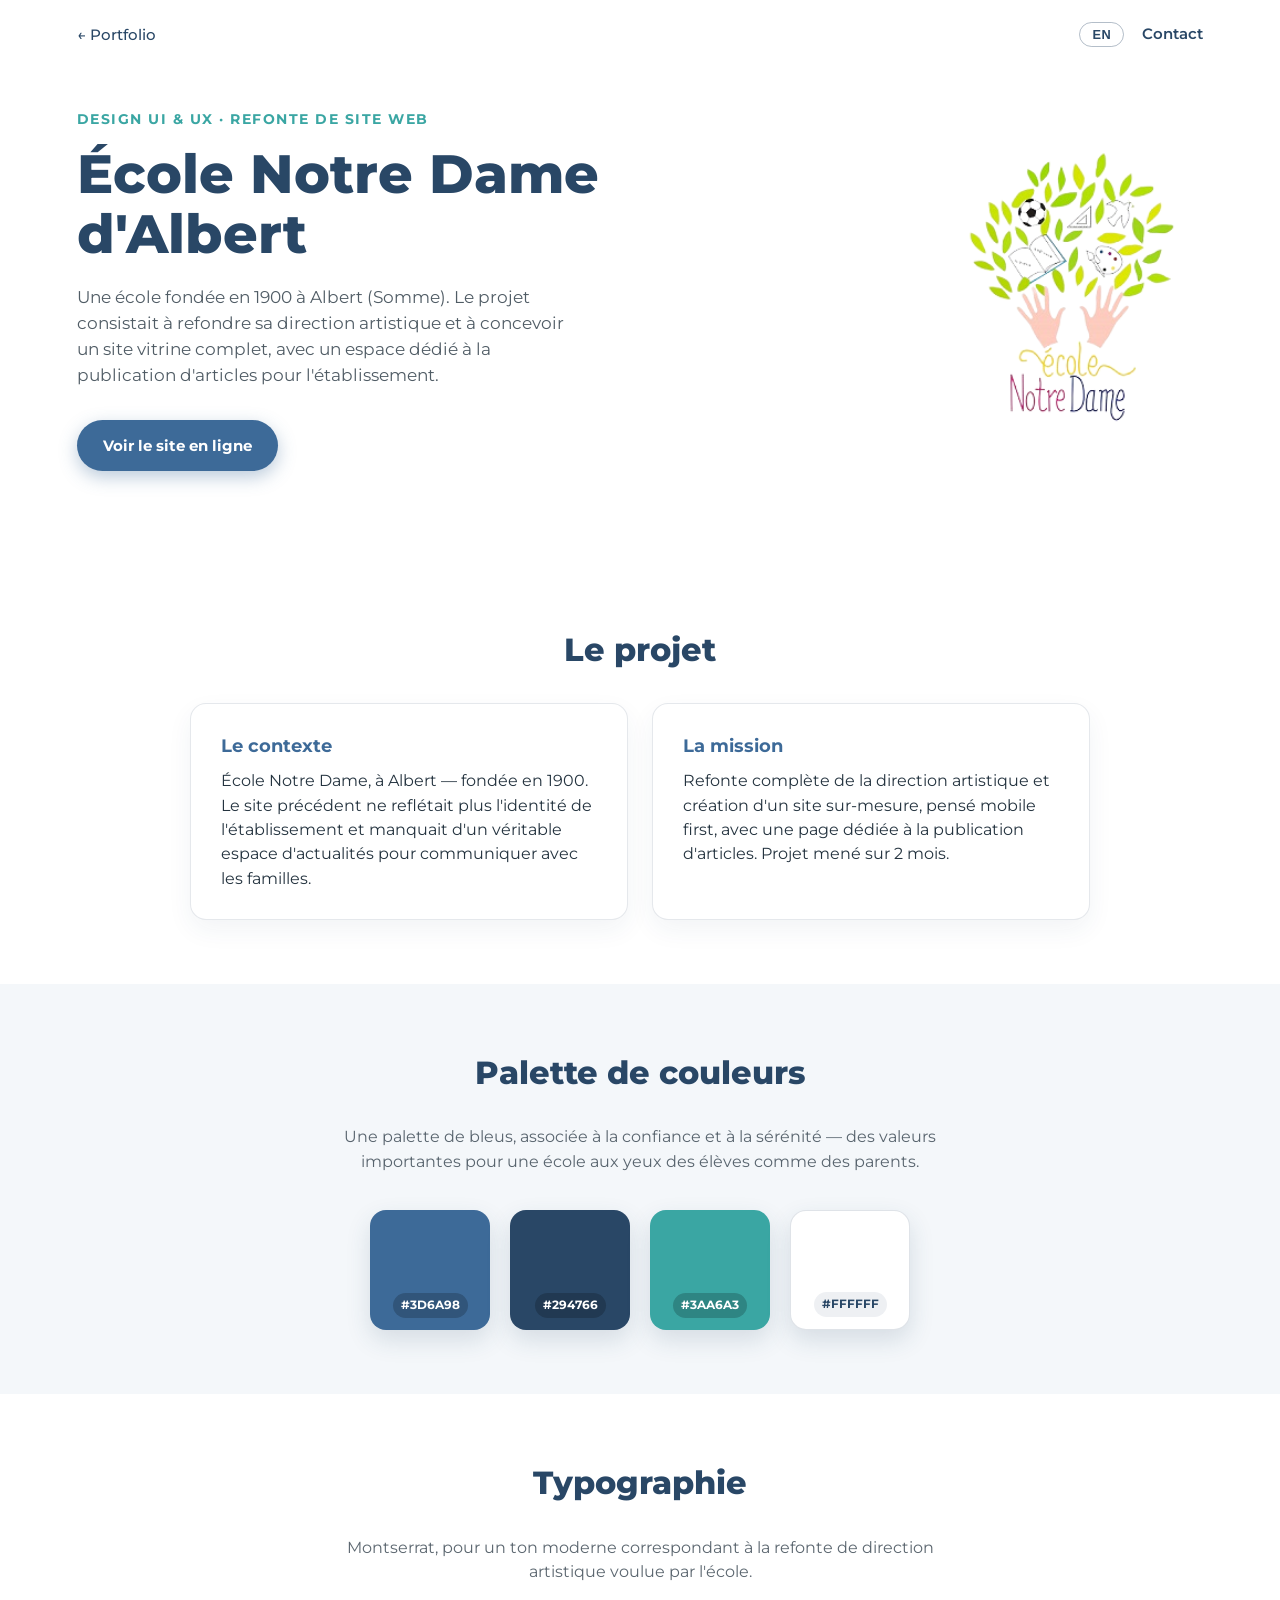
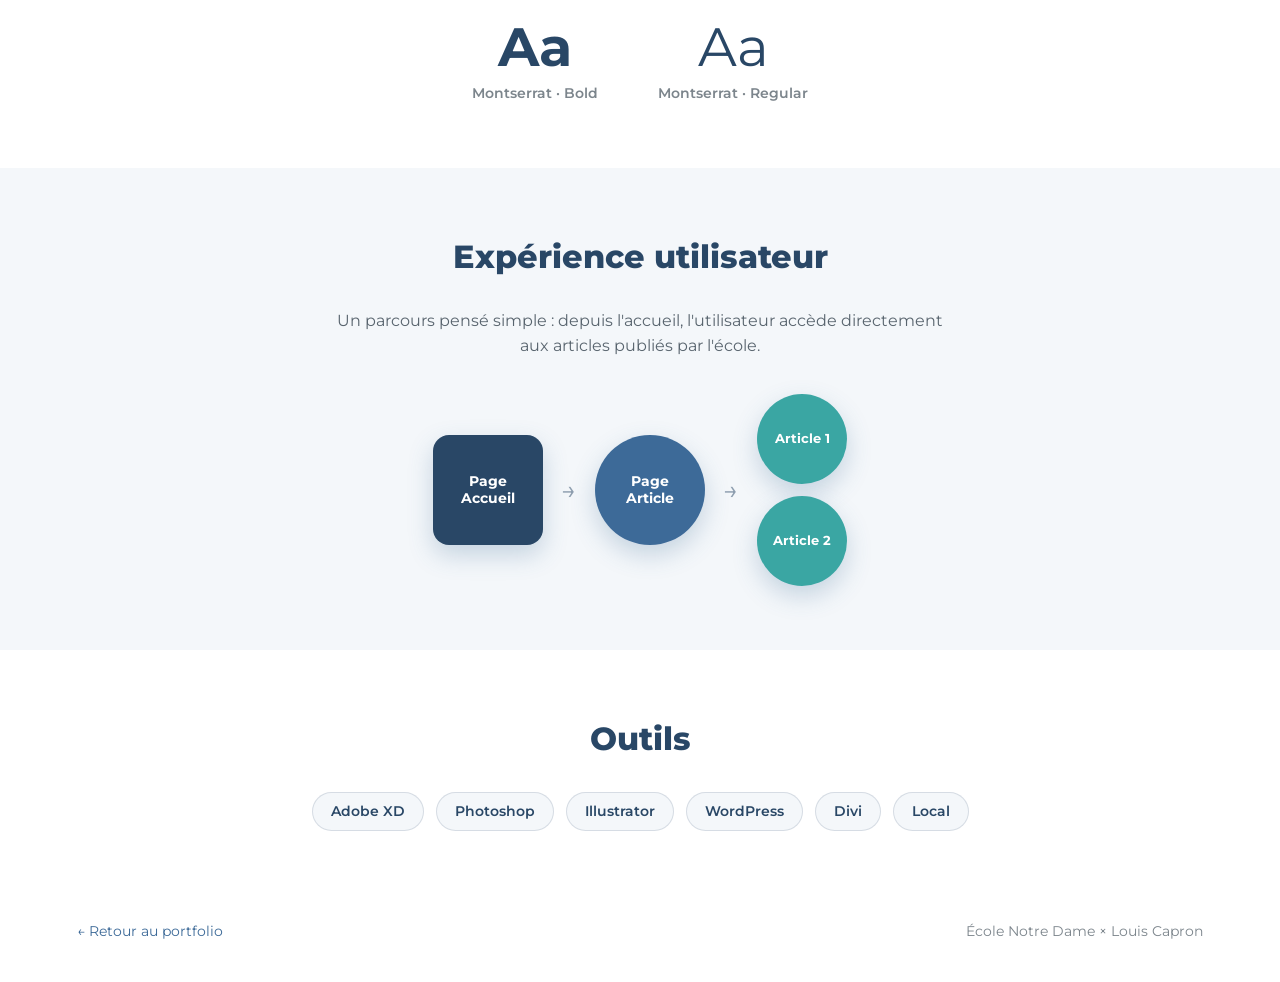
<file: notre-dame-albert.html>
<!DOCTYPE html>
<html lang="fr">
<head>
<meta charset="UTF-8">
<meta name="viewport" content="width=device-width, initial-scale=1.0">
<title data-i18n="pageTitle">École Notre Dame — Conception d'un site internet</title>
<link rel="preconnect" href="https://fonts.googleapis.com">
<link rel="preconnect" href="https://fonts.gstatic.com" crossorigin>
<link href="https://fonts.googleapis.com/css2?family=Montserrat:wght@400;500;600;700;800&display=swap" rel="stylesheet">
<link rel="stylesheet" href="notre-dame-albert.css">
</head>
<body class="nda-body">

  <div class="nda-page">

    <header class="nda-nav">
      <a class="nda-back" href="index.html" data-i18n="navBack">&larr; Portfolio</a>
      <div class="nda-nav-right">
        <button class="lang-toggle nda-lang-toggle" id="lang-toggle" type="button" aria-label="Changer de langue">EN</button>
        <a class="nda-contact-link" href="contact.html" data-i18n="navContact">Contact</a>
      </div>
    </header>

    <section class="nda-hero">
      <div class="nda-hero-text">
        <p class="nda-eyebrow" data-i18n="heroEyebrow">Design UI &amp; UX &middot; Refonte de site web</p>
        <h1>École Notre Dame<br>d'Albert</h1>
        <p class="nda-lead" data-i18n="heroLead">Une école fondée en 1900 à Albert (Somme). Le projet consistait à
          refondre sa direction artistique et à concevoir un site vitrine complet, avec un espace
          dédié à la publication d'articles pour l'établissement.</p>
        <div class="nda-cta-row">
          <a class="nda-btn nda-btn-primary" href="https://notredamealbert.fr/" target="_blank" rel="noopener" data-i18n="heroCta">Voir le site en ligne</a>
        </div>
      </div>

      <div class="nda-hero-art">
        <img class="nda-hero-logo" src="images/nda-logo-v2.png" alt="Logo École Notre Dame" data-i18n-attr="alt:heroLogoAlt">
      </div>
    </section>

    <section class="nda-section">
      <h2 data-i18n="projectHeading">Le projet</h2>
      <div class="nda-cols">
        <div class="nda-card">
          <h3 data-i18n="card1Title">Le contexte</h3>
          <p data-i18n="card1Text">École Notre Dame, à Albert &mdash; fondée en 1900. Le site précédent ne reflétait plus
            l'identité de l'établissement et manquait d'un véritable espace d'actualités pour
            communiquer avec les familles.</p>
        </div>
        <div class="nda-card">
          <h3 data-i18n="card2Title">La mission</h3>
          <p data-i18n="card2Text">Refonte complète de la direction artistique et création d'un site sur-mesure, pensé
            mobile first, avec une page dédiée à la publication d'articles. Projet mené sur 2 mois.</p>
        </div>
      </div>
    </section>

    <section class="nda-section nda-section-tint">
      <h2 data-i18n="paletteHeading">Palette de couleurs</h2>
      <p class="nda-palette-note" data-i18n="paletteNote">Une palette de bleus, associée à la confiance et à la sérénité —
        des valeurs importantes pour une école aux yeux des élèves comme des parents.</p>
      <div class="nda-palette">
        <div class="nda-swatch" style="background:#3D6A98;">
          <span>#3D6A98</span>
        </div>
        <div class="nda-swatch" style="background:#294766;">
          <span>#294766</span>
        </div>
        <div class="nda-swatch" style="background:#3AA6A3;">
          <span>#3AA6A3</span>
        </div>
        <div class="nda-swatch nda-swatch-light" style="background:#FFFFFF;">
          <span>#FFFFFF</span>
        </div>
      </div>
    </section>

    <section class="nda-section">
      <h2 data-i18n="typoHeading">Typographie</h2>
      <p class="nda-palette-note" data-i18n="typoNote">Montserrat, pour un ton moderne correspondant à la refonte de
        direction artistique voulue par l'école.</p>
      <div class="nda-type-specimen">
        <div class="nda-type-sample">
          <span class="nda-type-aa" style="font-weight:700;">Aa</span>
          <span class="nda-type-label">Montserrat &middot; Bold</span>
        </div>
        <div class="nda-type-sample">
          <span class="nda-type-aa" style="font-weight:400;">Aa</span>
          <span class="nda-type-label" data-i18n="typoRegularLabel">Montserrat &middot; Regular</span>
        </div>
      </div>
    </section>

    <section class="nda-section nda-section-tint">
      <h2 data-i18n="uxHeading">Expérience utilisateur</h2>
      <p class="nda-palette-note" data-i18n="uxNote">Un parcours pensé simple&nbsp;: depuis l'accueil, l'utilisateur
        accède directement aux articles publiés par l'école.</p>
      <div class="nda-flow">
        <div class="nda-flow-node nda-flow-home" data-i18n="flowHome">Page<br>Accueil</div>
        <div class="nda-flow-arrow">&rarr;</div>
        <div class="nda-flow-node nda-flow-article" data-i18n="flowArticle">Page<br>Article</div>
        <div class="nda-flow-arrow">&rarr;</div>
        <div class="nda-flow-group">
          <div class="nda-flow-node nda-flow-sub">Article 1</div>
          <div class="nda-flow-node nda-flow-sub">Article 2</div>
        </div>
      </div>
    </section>

    <section class="nda-section">
      <h2 data-i18n="toolsHeading">Outils</h2>
      <div class="nda-tools">
        <span class="nda-tool">Adobe XD</span>
        <span class="nda-tool">Photoshop</span>
        <span class="nda-tool">Illustrator</span>
        <span class="nda-tool">WordPress</span>
        <span class="nda-tool">Divi</span>
        <span class="nda-tool">Local</span>
      </div>
    </section>

    <footer class="nda-footer">
      <a href="index.html" data-i18n="footerBack">&larr; Retour au portfolio</a>
      <span>École Notre Dame &times; Louis Capron</span>
    </footer>

  </div>

  <script>
    const PAGE_I18N = {
      fr: {
        pageTitle: "École Notre Dame — Conception d'un site internet",
        navBack: "&larr; Portfolio",
        navContact: "Contact",
        heroEyebrow: "Design UI &amp; UX &middot; Refonte de site web",
        heroLead: "Une école fondée en 1900 à Albert (Somme). Le projet consistait à refondre sa direction artistique et à concevoir un site vitrine complet, avec un espace dédié à la publication d'articles pour l'établissement.",
        heroCta: "Voir le site en ligne",
        heroLogoAlt: "Logo École Notre Dame",
        projectHeading: "Le projet",
        card1Title: "Le contexte",
        card1Text: "École Notre Dame, à Albert &mdash; fondée en 1900. Le site précédent ne reflétait plus l'identité de l'établissement et manquait d'un véritable espace d'actualités pour communiquer avec les familles.",
        card2Title: "La mission",
        card2Text: "Refonte complète de la direction artistique et création d'un site sur-mesure, pensé mobile first, avec une page dédiée à la publication d'articles. Projet mené sur 2 mois.",
        paletteHeading: "Palette de couleurs",
        paletteNote: "Une palette de bleus, associée à la confiance et à la sérénité — des valeurs importantes pour une école aux yeux des élèves comme des parents.",
        typoHeading: "Typographie",
        typoNote: "Montserrat, pour un ton moderne correspondant à la refonte de direction artistique voulue par l'école.",
        typoRegularLabel: "Montserrat &middot; Regular",
        uxHeading: "Expérience utilisateur",
        uxNote: "Un parcours pensé simple&nbsp;: depuis l'accueil, l'utilisateur accède directement aux articles publiés par l'école.",
        flowHome: "Page<br>Accueil",
        flowArticle: "Page<br>Article",
        toolsHeading: "Outils",
        footerBack: "&larr; Retour au portfolio"
      },
      en: {
        pageTitle: "École Notre Dame — Website Design",
        navBack: "&larr; Portfolio",
        navContact: "Contact",
        heroEyebrow: "UI &amp; UX Design &middot; Website Redesign",
        heroLead: "A school founded in 1900 in Albert (Somme, France). The project involved reworking its art direction and designing a complete showcase website, with a dedicated space for publishing articles for the school.",
        heroCta: "View the live site",
        heroLogoAlt: "École Notre Dame logo",
        projectHeading: "The project",
        card1Title: "The context",
        card1Text: "École Notre Dame, in Albert &mdash; founded in 1900. The previous site no longer reflected the school's identity and lacked a real news section to communicate with families.",
        card2Title: "The mission",
        card2Text: "Complete redesign of the art direction and creation of a bespoke, mobile-first website, with a page dedicated to publishing articles. Project carried out over 2 months.",
        paletteHeading: "Colour palette",
        paletteNote: "A palette of blues, associated with trust and serenity — important values for a school in the eyes of both students and parents.",
        typoHeading: "Typography",
        typoNote: "Montserrat, for a modern tone matching the art direction redesign the school wanted.",
        typoRegularLabel: "Montserrat &middot; Regular",
        uxHeading: "User experience",
        uxNote: "A deliberately simple journey&nbsp;: from the homepage, the user goes straight to the articles published by the school.",
        flowHome: "Home<br>Page",
        flowArticle: "Article<br>Page",
        toolsHeading: "Tools",
        footerBack: "&larr; Back to portfolio"
      }
    };
  </script>
  <script src="i18n.js"></script>
  <script src="notre-dame-albert.js"></script>
</body>
</html>
</file>
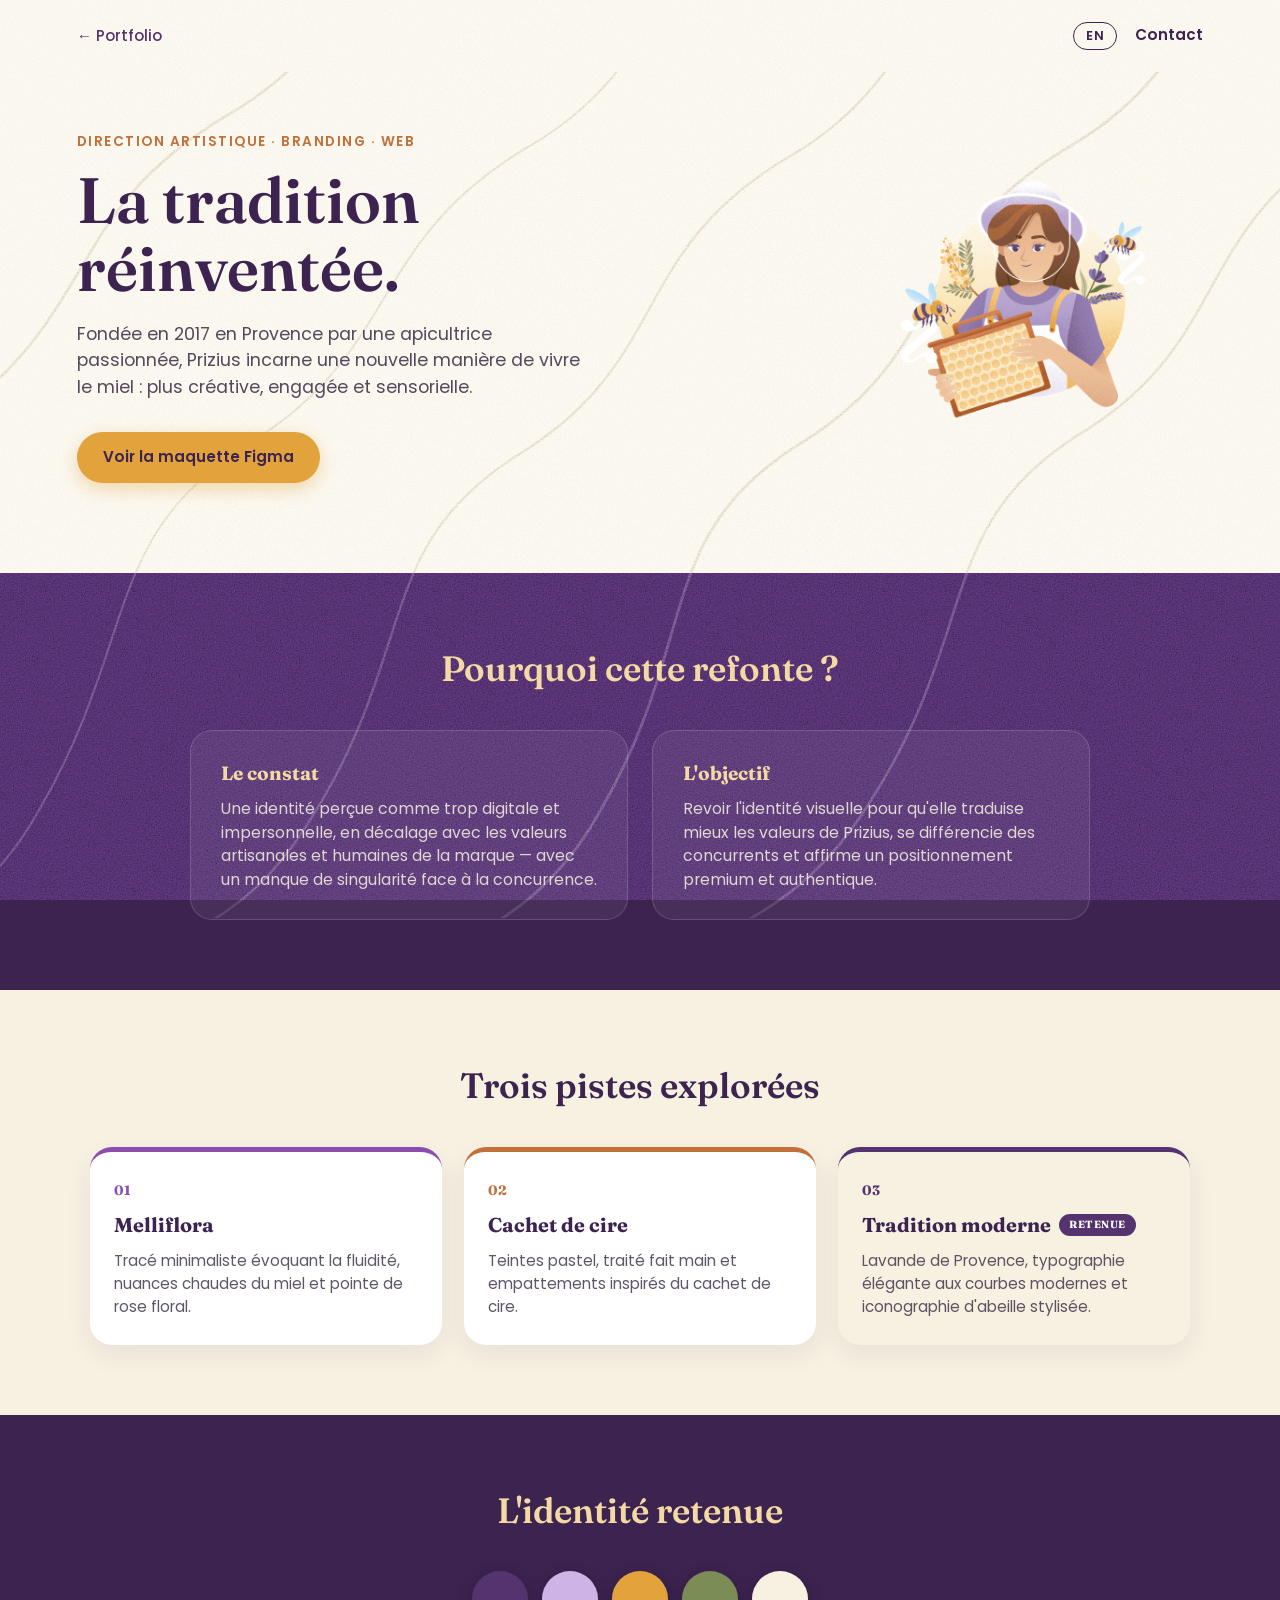
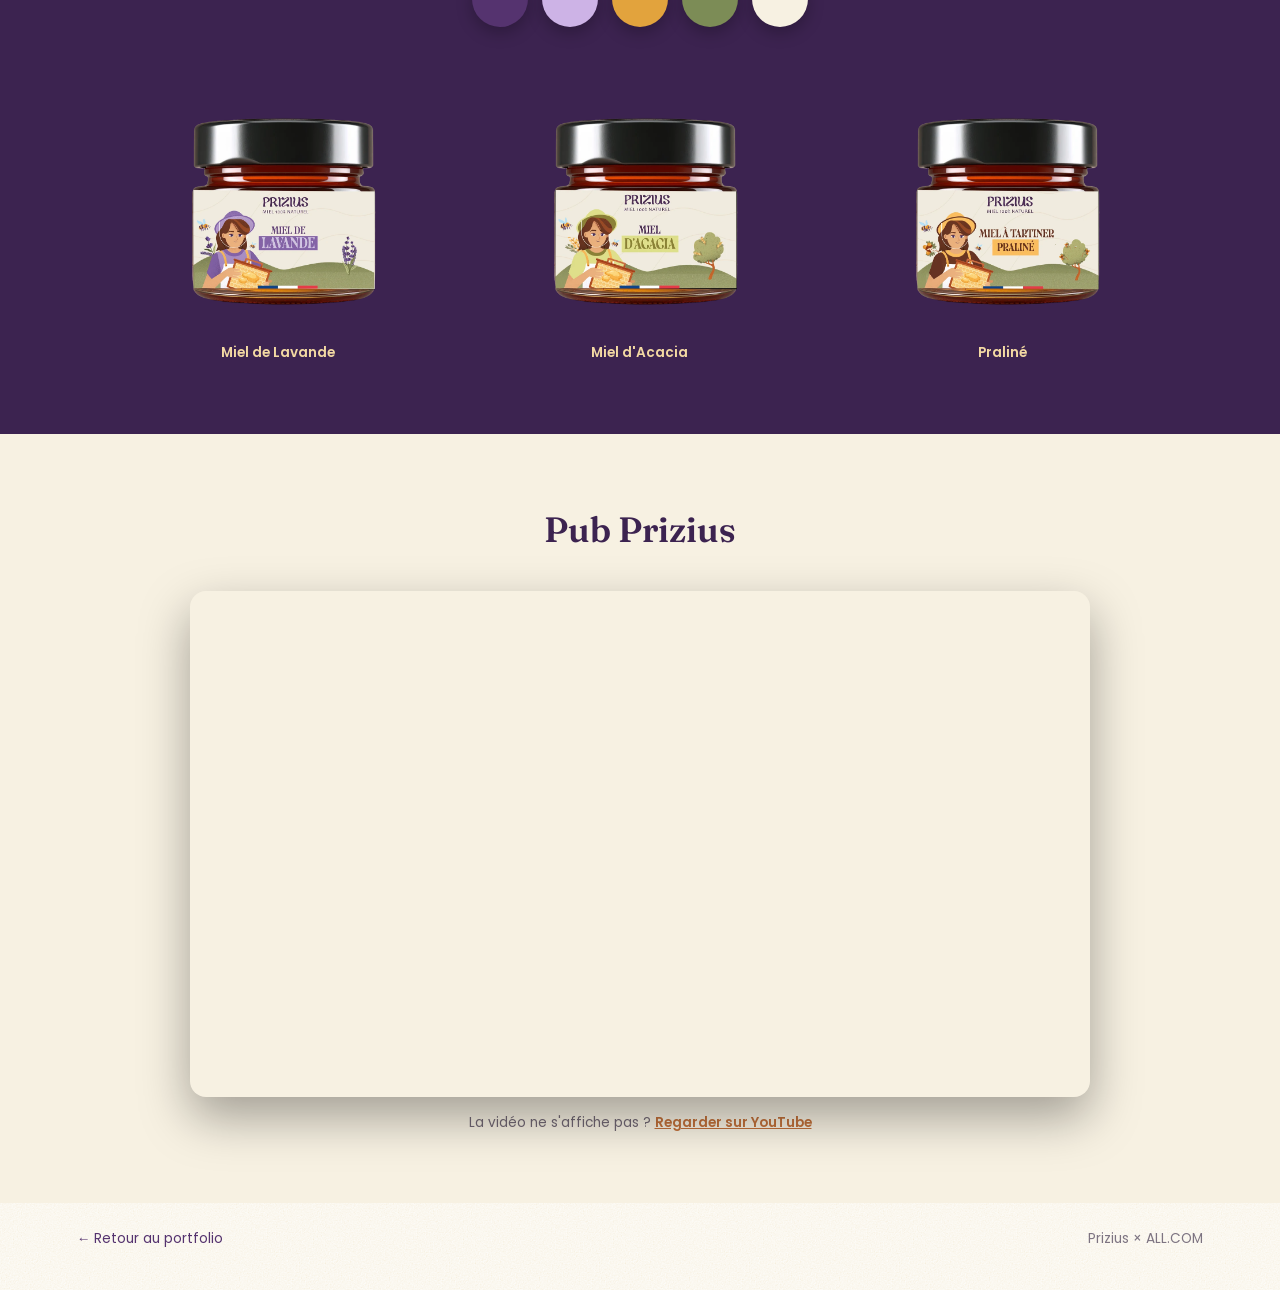
<file: prizius.html>
<!DOCTYPE html>
<html lang="fr">
<head>
<meta charset="UTF-8">
<meta name="viewport" content="width=device-width, initial-scale=1.0">
<title data-i18n="pageTitle">Prizius — Direction artistique</title>
<link rel="preconnect" href="https://fonts.googleapis.com">
<link rel="preconnect" href="https://fonts.gstatic.com" crossorigin>
<link href="https://fonts.googleapis.com/css2?family=Fraunces:opsz,wght@9..144,500;9..144,600;9..144,700&family=Poppins:wght@400;500;600&display=swap" rel="stylesheet">
<link rel="stylesheet" href="prizius.css">
</head>
<body>

  <div class="pz-page">

    <header class="pz-nav">
      <a class="pz-back" href="index.html" data-i18n="navBack">&larr; Portfolio</a>
      <div class="pz-nav-right">
        <button class="lang-toggle pz-lang-toggle" id="lang-toggle" type="button" aria-label="Changer de langue">EN</button>
        <a class="pz-contact-link" href="contact.html" data-i18n="navContact">Contact</a>
      </div>
    </header>

    <section class="pz-hero pz-wavy pz-wavy-light">
      <div class="pz-hero-text">
        <p class="pz-eyebrow" data-i18n="heroEyebrow">Direction artistique &middot; Branding &middot; Web</p>
        <h1 data-i18n="heroTitle">La tradition<br>réinventée.</h1>
        <p class="pz-lead" data-i18n="heroLead">Fondée en 2017 en Provence par une apicultrice passionnée, Prizius incarne
          une nouvelle manière de vivre le miel&nbsp;: plus créative, engagée et sensorielle.</p>
        <div class="pz-cta-row">
          <a class="pz-btn pz-btn-primary" href="https://www.figma.com/design/a2HlB68LdZyHh1vASJmTu7/Prizius-maquette?node-id=393-477&t=wewPXPcOwLPud2BS-0" target="_blank" rel="noopener" data-i18n="heroCta">Voir la maquette Figma</a>
        </div>
      </div>

      <div class="pz-hero-art">
        <img class="pz-hero-illustration" src="images/illustration-apicultrice.png" alt="Illustration d'une apicultrice" data-i18n-attr="alt:heroImgAlt">
      </div>
    </section>

    <section class="pz-section pz-wavy pz-wavy-dark">
      <h2 data-i18n="whyHeading">Pourquoi cette refonte&nbsp;?</h2>
      <div class="pz-cols">
        <div class="pz-card pz-card-problem">
          <h3 data-i18n="card1Title">Le constat</h3>
          <p data-i18n="card1Text">Une identité perçue comme trop digitale et impersonnelle, en décalage avec les valeurs
            artisanales et humaines de la marque &mdash; avec un manque de singularité face à la concurrence.</p>
        </div>
        <div class="pz-card pz-card-goal">
          <h3 data-i18n="card2Title">L'objectif</h3>
          <p data-i18n="card2Text">Revoir l'identité visuelle pour qu'elle traduise mieux les valeurs de Prizius, se
            différencie des concurrents et affirme un positionnement premium et authentique.</p>
        </div>
      </div>
    </section>

    <section class="pz-section pz-wavy pz-wavy-light">
      <h2 data-i18n="tracksHeading">Trois pistes explorées</h2>
      <div class="pz-tracks">
        <div class="pz-track" style="--track-color:#8a4fae;">
          <span class="pz-track-num">01</span>
          <h3 data-i18n="track1Title">Melliflora</h3>
          <p data-i18n="track1Text">Tracé minimaliste évoquant la fluidité, nuances chaudes du miel et pointe de rose floral.</p>
        </div>
        <div class="pz-track" style="--track-color:#c1703a;">
          <span class="pz-track-num">02</span>
          <h3 data-i18n="track2Title">Cachet de cire</h3>
          <p data-i18n="track2Text">Teintes pastel, traité fait main et empattements inspirés du cachet de cire.</p>
        </div>
        <div class="pz-track pz-track-selected" style="--track-color:#55336f;">
          <span class="pz-track-num">03</span>
          <h3><span data-i18n="track3Title">Tradition moderne</span> <span class="pz-badge" data-i18n="track3Badge">Retenue</span></h3>
          <p data-i18n="track3Text">Lavande de Provence, typographie élégante aux courbes modernes et iconographie d'abeille stylisée.</p>
        </div>
      </div>
    </section>

    <section class="pz-section pz-wavy pz-wavy-dark">
      <h2 data-i18n="identityHeading">L'identité retenue</h2>
      <div class="pz-palette">
        <span style="background:#55336f;"></span>
        <span style="background:#cdb3e6;"></span>
        <span style="background:#e2a33d;"></span>
        <span style="background:#7c8c56;"></span>
        <span style="background:#f7f1e2;"></span>
      </div>

      <div class="pz-jars">
        <figure class="pz-jar-placeholder">
          <img class="pz-jar-placeholder-box" src="images/miel-lavande.webp" alt="Pot Prizius - Miel de Lavande" data-i18n-attr="alt:jar1Alt" loading="lazy">
          <figcaption data-i18n="jar1Caption">Miel de Lavande</figcaption>
        </figure>
        <figure class="pz-jar-placeholder">
          <img class="pz-jar-placeholder-box" src="images/miel-acacia.webp" alt="Pot Prizius - Miel d'Acacia" data-i18n-attr="alt:jar2Alt" loading="lazy">
          <figcaption data-i18n="jar2Caption">Miel d'Acacia</figcaption>
        </figure>
        <figure class="pz-jar-placeholder">
          <img class="pz-jar-placeholder-box" src="images/praline.webp" alt="Pot Prizius - Praliné" data-i18n-attr="alt:jar3Alt" loading="lazy">
          <figcaption data-i18n="jar3Caption">Praliné</figcaption>
        </figure>
      </div>
    </section>

    <section class="pz-section pz-wavy pz-wavy-light" id="video">
      <h2 data-i18n="videoHeading">Pub Prizius</h2>
      <div class="pz-video-wrap">
        <iframe src="https://www.youtube.com/embed/-doAgs3oAD8" title="Prizius — motion design"
          allow="accelerometer; autoplay; clipboard-write; encrypted-media; gyroscope; picture-in-picture"
          allowfullscreen loading="lazy"></iframe>
      </div>
      <p class="pz-video-fallback">
        <span data-i18n="videoFallbackText">La vidéo ne s'affiche pas&nbsp;?</span>
        <a href="https://youtu.be/-doAgs3oAD8" target="_blank" rel="noopener" data-i18n="videoFallbackLink">Regarder sur YouTube</a>
      </p>
    </section>

    <footer class="pz-footer">
      <a href="index.html" data-i18n="footerBack">&larr; Retour au portfolio</a>
      <span>Prizius &times; ALL.COM</span>
    </footer>

  </div>

  <script>
    const PAGE_I18N = {
      fr: {
        pageTitle: "Prizius — Direction artistique",
        navBack: "&larr; Portfolio",
        navContact: "Contact",
        heroEyebrow: "Direction artistique &middot; Branding &middot; Web",
        heroTitle: "La tradition<br>réinventée.",
        heroLead: "Fondée en 2017 en Provence par une apicultrice passionnée, Prizius incarne une nouvelle manière de vivre le miel&nbsp;: plus créative, engagée et sensorielle.",
        heroCta: "Voir la maquette Figma",
        heroImgAlt: "Illustration d'une apicultrice",
        whyHeading: "Pourquoi cette refonte&nbsp;?",
        card1Title: "Le constat",
        card1Text: "Une identité perçue comme trop digitale et impersonnelle, en décalage avec les valeurs artisanales et humaines de la marque &mdash; avec un manque de singularité face à la concurrence.",
        card2Title: "L'objectif",
        card2Text: "Revoir l'identité visuelle pour qu'elle traduise mieux les valeurs de Prizius, se différencie des concurrents et affirme un positionnement premium et authentique.",
        tracksHeading: "Trois pistes explorées",
        track1Title: "Melliflora",
        track1Text: "Tracé minimaliste évoquant la fluidité, nuances chaudes du miel et pointe de rose floral.",
        track2Title: "Cachet de cire",
        track2Text: "Teintes pastel, traité fait main et empattements inspirés du cachet de cire.",
        track3Title: "Tradition moderne",
        track3Badge: "Retenue",
        track3Text: "Lavande de Provence, typographie élégante aux courbes modernes et iconographie d'abeille stylisée.",
        identityHeading: "L'identité retenue",
        jar1Caption: "Miel de Lavande",
        jar1Alt: "Pot Prizius - Miel de Lavande",
        jar2Caption: "Miel d'Acacia",
        jar2Alt: "Pot Prizius - Miel d'Acacia",
        jar3Caption: "Praliné",
        jar3Alt: "Pot Prizius - Praliné",
        videoHeading: "Pub Prizius",
        videoFallbackText: "La vidéo ne s'affiche pas&nbsp;?",
        videoFallbackLink: "Regarder sur YouTube",
        footerBack: "&larr; Retour au portfolio"
      },
      en: {
        pageTitle: "Prizius — Art Direction",
        navBack: "&larr; Portfolio",
        navContact: "Contact",
        heroEyebrow: "Art Direction &middot; Branding &middot; Web",
        heroTitle: "Tradition,<br>reinvented.",
        heroLead: "Founded in 2017 in Provence by a passionate beekeeper, Prizius embodies a new way of experiencing honey&nbsp;: more creative, engaged, and sensory.",
        heroCta: "View Figma mockup",
        heroImgAlt: "Illustration of a beekeeper",
        whyHeading: "Why this redesign&nbsp;?",
        card1Title: "The observation",
        card1Text: "An identity perceived as too digital and impersonal, out of step with the brand's artisanal and human values &mdash; lacking distinctiveness against competitors.",
        card2Title: "The goal",
        card2Text: "Rework the visual identity so it better reflects Prizius's values, stands out from competitors, and asserts a premium, authentic positioning.",
        tracksHeading: "Three directions explored",
        track1Title: "Melliflora",
        track1Text: "Minimalist line evoking fluidity, warm honey tones, and a touch of floral rose.",
        track2Title: "Wax Seal",
        track2Text: "Pastel tones, handcrafted feel, and serifs inspired by a wax seal.",
        track3Title: "Modern Tradition",
        track3Badge: "Selected",
        track3Text: "Provence lavender, elegant typography with modern curves, and a stylised bee icon.",
        identityHeading: "The chosen identity",
        jar1Caption: "Lavender Honey",
        jar1Alt: "Prizius jar - Lavender Honey",
        jar2Caption: "Acacia Honey",
        jar2Alt: "Prizius jar - Acacia Honey",
        jar3Caption: "Praline",
        jar3Alt: "Prizius jar - Praline",
        videoHeading: "Prizius Ad",
        videoFallbackText: "Video not showing&nbsp;?",
        videoFallbackLink: "Watch on YouTube",
        footerBack: "&larr; Back to portfolio"
      }
    };
  </script>
  <script src="i18n.js"></script>
  <script src="prizius.js"></script>
</body>
</html>
</file>
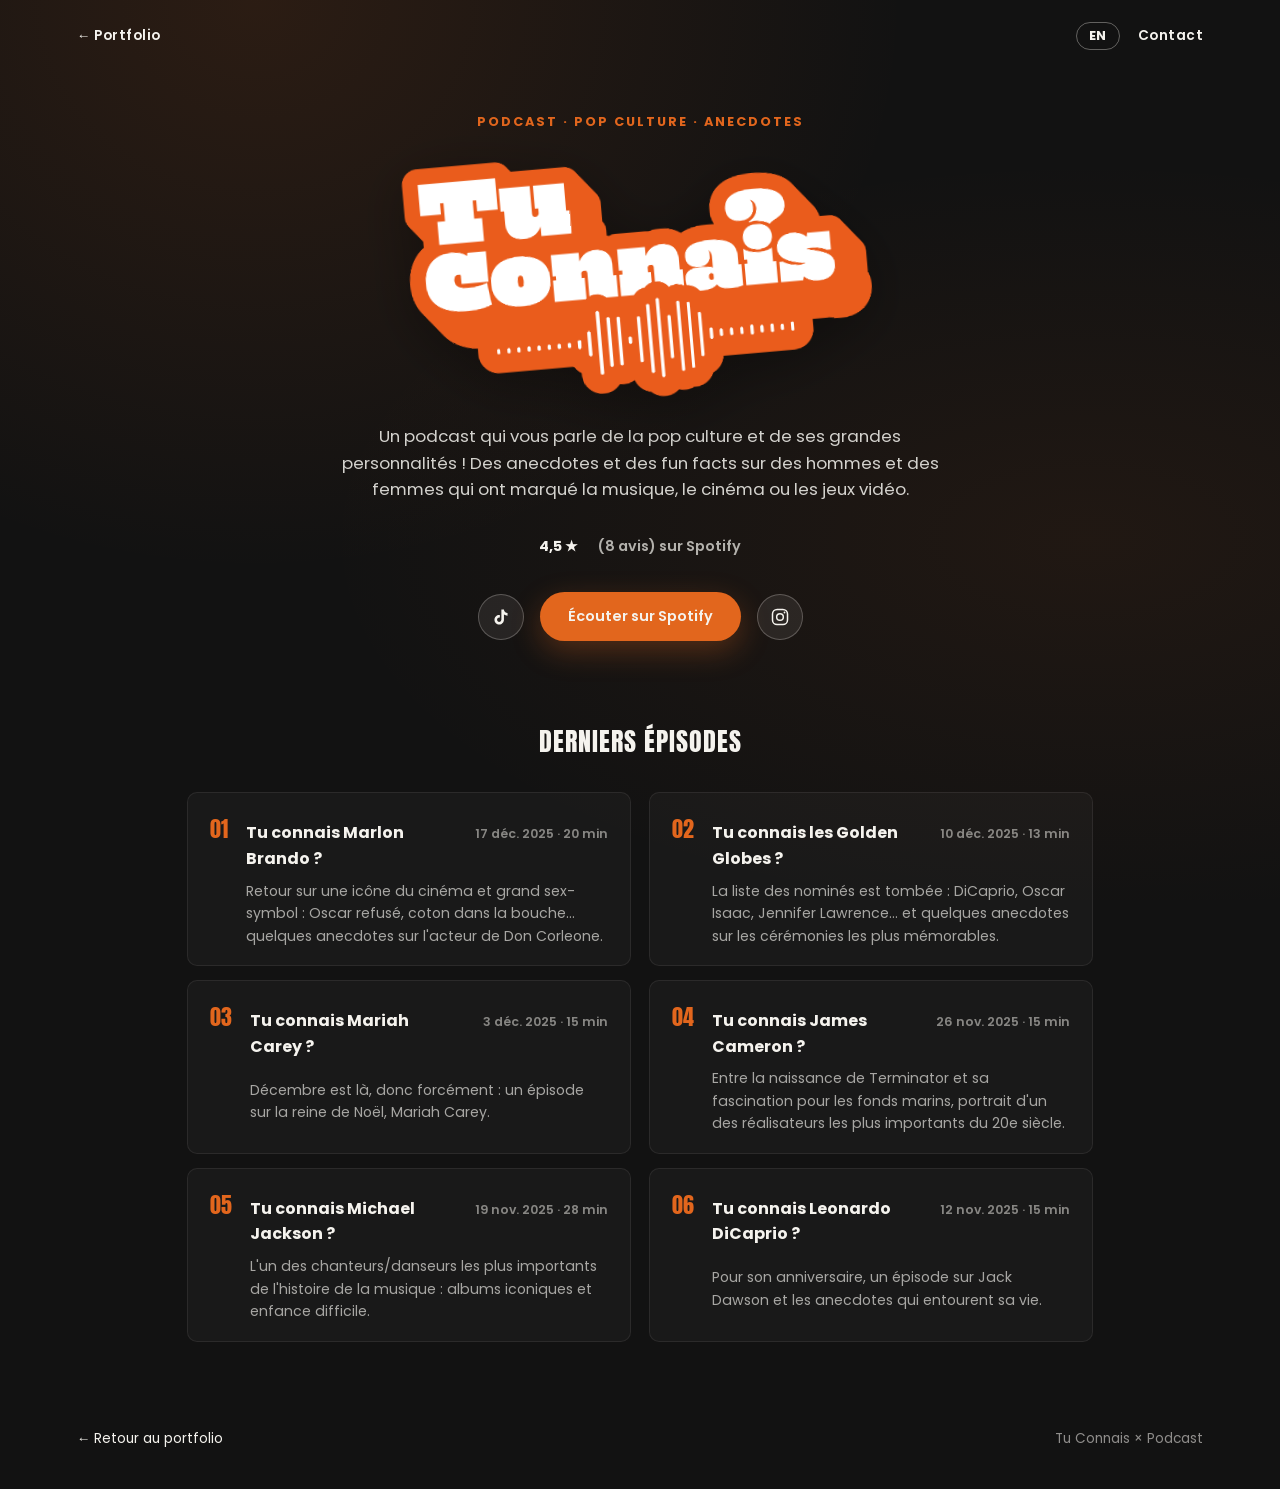
<file: tu-connais.html>
<!DOCTYPE html>
<html lang="fr">
<head>
<meta charset="UTF-8">
<meta name="viewport" content="width=device-width, initial-scale=1.0">
<title data-i18n="pageTitle">Tu Connais ? — Podcast pop culture</title>
<link rel="preconnect" href="https://fonts.googleapis.com">
<link rel="preconnect" href="https://fonts.gstatic.com" crossorigin>
<link href="https://fonts.googleapis.com/css2?family=Anton&family=Poppins:wght@400;500;600;700&display=swap" rel="stylesheet">
<link rel="stylesheet" href="tu-connais.css">
</head>
<body class="tc-body">

  <div class="tc-page">

    <header class="tc-nav">
      <a class="tc-back" href="index.html" data-i18n="navBack">&larr; Portfolio</a>
      <div class="tc-nav-right">
        <button class="lang-toggle tc-lang-toggle" id="lang-toggle" type="button" aria-label="Changer de langue">EN</button>
        <a class="tc-contact-link" href="contact.html" data-i18n="navContact">Contact</a>
      </div>
    </header>

    <section class="tc-hero">
      <p class="tc-eyebrow" data-i18n="heroEyebrow">Podcast &middot; Pop culture &middot; Anecdotes</p>

      <h1 class="tc-logo-wrap">
        <img class="tc-logo" src="images/Logo_Tu_Connais.png" alt="Tu Connais ?" data-i18n-attr="alt:logoAlt">
      </h1>
      <p class="tc-lead" data-i18n="heroLead">Un podcast qui vous parle de la pop culture et de ses grandes personnalités&nbsp;! Des anecdotes et des fun facts sur des hommes et des femmes qui ont marqué la musique, le cinéma ou les jeux vidéo.</p>

      <p class="tc-rating"><strong>4,5&nbsp;★</strong>&nbsp;<span data-i18n="ratingText">(8 avis) sur Spotify</span></p>

      <div class="tc-cta-row">
        <a class="tc-icon-btn" href="https://www.tiktok.com/@tu.coco.connais" target="_blank" rel="noopener" aria-label="TikTok" data-i18n-attr="aria-label:tiktokAria">
          <svg viewBox="0 0 24 24" fill="currentColor" aria-hidden="true"><path d="M16.6 5.82s.51.5 0 0A4.278 4.278 0 0 1 15.54 3h-3.09v12.4a2.592 2.592 0 0 1-2.59 2.5c-1.42 0-2.6-1.16-2.6-2.6c0-1.72 1.66-3.01 3.37-2.48V9.66c-3.45-.46-6.47 2.22-6.47 5.64c0 3.33 2.76 5.7 5.69 5.7c3.14 0 5.69-2.55 5.69-5.7V9.01a7.35 7.35 0 0 0 4.3 1.38V7.3s-1.88.09-3.24-1.48z"/></svg>
        </a>
        <a class="tc-btn tc-btn-primary" href="https://open.spotify.com/show/5KLrxFlTZlpRFf1EiUp90V" target="_blank" rel="noopener" data-i18n="heroCta">Écouter sur Spotify</a>
        <a class="tc-icon-btn" href="https://www.instagram.com/tu.coco.connais/" target="_blank" rel="noopener" aria-label="Instagram" data-i18n-attr="aria-label:instagramAria">
          <svg viewBox="0 0 24 24" fill="none" stroke="currentColor" stroke-width="1.8" aria-hidden="true"><rect x="3" y="3" width="18" height="18" rx="5.5"/><circle cx="12" cy="12" r="4"/><circle cx="17.4" cy="6.6" r="1.1" fill="currentColor" stroke="none"/></svg>
        </a>
      </div>
    </section>

    <section class="tc-section tc-section-episodes">
      <h2 data-i18n="episodesHeading">Derniers épisodes</h2>
      <div class="tc-episodes">

        <article class="tc-episode">
          <span class="tc-episode-num">01</span>
          <span class="tc-episode-title" data-i18n="ep1Title">Tu connais Marlon Brando&nbsp;?</span>
          <span class="tc-episode-meta" data-i18n="ep1Meta">17 déc. 2025 &middot; 20 min</span>
          <p class="tc-episode-text" data-i18n="ep1Text">Retour sur une icône du cinéma et grand sex-symbol&nbsp;: Oscar refusé, coton dans la bouche&#8230; quelques anecdotes sur l'acteur de Don Corleone.</p>
        </article>

        <article class="tc-episode">
          <span class="tc-episode-num">02</span>
          <span class="tc-episode-title" data-i18n="ep2Title">Tu connais les Golden Globes&nbsp;?</span>
          <span class="tc-episode-meta" data-i18n="ep2Meta">10 déc. 2025 &middot; 13 min</span>
          <p class="tc-episode-text" data-i18n="ep2Text">La liste des nominés est tombée&nbsp;: DiCaprio, Oscar Isaac, Jennifer Lawrence&#8230; et quelques anecdotes sur les cérémonies les plus mémorables.</p>
        </article>

        <article class="tc-episode">
          <span class="tc-episode-num">03</span>
          <span class="tc-episode-title" data-i18n="ep3Title">Tu connais Mariah Carey&nbsp;?</span>
          <span class="tc-episode-meta" data-i18n="ep3Meta">3 déc. 2025 &middot; 15 min</span>
          <p class="tc-episode-text" data-i18n="ep3Text">Décembre est là, donc forcément&nbsp;: un épisode sur la reine de Noël, Mariah Carey.</p>
        </article>

        <article class="tc-episode">
          <span class="tc-episode-num">04</span>
          <span class="tc-episode-title" data-i18n="ep4Title">Tu connais James Cameron&nbsp;?</span>
          <span class="tc-episode-meta" data-i18n="ep4Meta">26 nov. 2025 &middot; 15 min</span>
          <p class="tc-episode-text" data-i18n="ep4Text">Entre la naissance de Terminator et sa fascination pour les fonds marins, portrait d'un des réalisateurs les plus importants du 20e siècle.</p>
        </article>

        <article class="tc-episode">
          <span class="tc-episode-num">05</span>
          <span class="tc-episode-title" data-i18n="ep5Title">Tu connais Michael Jackson&nbsp;?</span>
          <span class="tc-episode-meta" data-i18n="ep5Meta">19 nov. 2025 &middot; 28 min</span>
          <p class="tc-episode-text" data-i18n="ep5Text">L'un des chanteurs/danseurs les plus importants de l'histoire de la musique&nbsp;: albums iconiques et enfance difficile.</p>
        </article>

        <article class="tc-episode">
          <span class="tc-episode-num">06</span>
          <span class="tc-episode-title" data-i18n="ep6Title">Tu connais Leonardo DiCaprio&nbsp;?</span>
          <span class="tc-episode-meta" data-i18n="ep6Meta">12 nov. 2025 &middot; 15 min</span>
          <p class="tc-episode-text" data-i18n="ep6Text">Pour son anniversaire, un épisode sur Jack Dawson et les anecdotes qui entourent sa vie.</p>
        </article>

      </div>
    </section>

    <footer class="tc-footer">
      <a href="index.html" data-i18n="footerBack">&larr; Retour au portfolio</a>
      <span>Tu Connais &times; Podcast</span>
    </footer>

  </div>

  <script>
    const PAGE_I18N = {
      fr: {
        pageTitle: "Tu Connais ? — Podcast pop culture",
        navBack: "&larr; Portfolio",
        navContact: "Contact",
        heroEyebrow: "Podcast &middot; Pop culture &middot; Anecdotes",
        logoAlt: "Tu Connais ?",
        heroLead: "Un podcast qui vous parle de la pop culture et de ses grandes personnalités&nbsp;! Des anecdotes et des fun facts sur des hommes et des femmes qui ont marqué la musique, le cinéma ou les jeux vidéo.",
        ratingText: "(8 avis) sur Spotify",
        heroCta: "Écouter sur Spotify",
        tiktokAria: "TikTok",
        instagramAria: "Instagram",
        episodesHeading: "Derniers épisodes",
        ep1Title: "Tu connais Marlon Brando&nbsp;?",
        ep1Meta: "17 déc. 2025 &middot; 20 min",
        ep1Text: "Retour sur une icône du cinéma et grand sex-symbol&nbsp;: Oscar refusé, coton dans la bouche&#8230; quelques anecdotes sur l'acteur de Don Corleone.",
        ep2Title: "Tu connais les Golden Globes&nbsp;?",
        ep2Meta: "10 déc. 2025 &middot; 13 min",
        ep2Text: "La liste des nominés est tombée&nbsp;: DiCaprio, Oscar Isaac, Jennifer Lawrence&#8230; et quelques anecdotes sur les cérémonies les plus mémorables.",
        ep3Title: "Tu connais Mariah Carey&nbsp;?",
        ep3Meta: "3 déc. 2025 &middot; 15 min",
        ep3Text: "Décembre est là, donc forcément&nbsp;: un épisode sur la reine de Noël, Mariah Carey.",
        ep4Title: "Tu connais James Cameron&nbsp;?",
        ep4Meta: "26 nov. 2025 &middot; 15 min",
        ep4Text: "Entre la naissance de Terminator et sa fascination pour les fonds marins, portrait d'un des réalisateurs les plus importants du 20e siècle.",
        ep5Title: "Tu connais Michael Jackson&nbsp;?",
        ep5Meta: "19 nov. 2025 &middot; 28 min",
        ep5Text: "L'un des chanteurs/danseurs les plus importants de l'histoire de la musique&nbsp;: albums iconiques et enfance difficile.",
        ep6Title: "Tu connais Leonardo DiCaprio&nbsp;?",
        ep6Meta: "12 nov. 2025 &middot; 15 min",
        ep6Text: "Pour son anniversaire, un épisode sur Jack Dawson et les anecdotes qui entourent sa vie.",
        footerBack: "&larr; Retour au portfolio"
      },
      en: {
        pageTitle: "Tu Connais ? — Pop Culture Podcast",
        navBack: "&larr; Portfolio",
        navContact: "Contact",
        heroEyebrow: "Podcast &middot; Pop Culture &middot; Trivia",
        logoAlt: "Tu Connais ?",
        heroLead: "A podcast about pop culture and its biggest names&nbsp;! Fun facts and trivia about men and women who left their mark on music, film, or video games.",
        ratingText: "(8 reviews) on Spotify",
        heroCta: "Listen on Spotify",
        tiktokAria: "TikTok",
        instagramAria: "Instagram",
        episodesHeading: "Latest episodes",
        ep1Title: "Do you know Marlon Brando?",
        ep1Meta: "Dec 17, 2025 &middot; 20 min",
        ep1Text: "A look back at a film icon and major sex symbol&nbsp;: a refused Oscar, cotton balls in his cheeks&#8230; a few anecdotes about Don Corleone's actor.",
        ep2Title: "Do you know the Golden Globes?",
        ep2Meta: "Dec 10, 2025 &middot; 13 min",
        ep2Text: "The nominee list is out&nbsp;: DiCaprio, Oscar Isaac, Jennifer Lawrence&#8230; plus a few stories behind the most memorable ceremonies.",
        ep3Title: "Do you know Mariah Carey?",
        ep3Meta: "Dec 3, 2025 &middot; 15 min",
        ep3Text: "December's here, so of course&nbsp;: an episode on the queen of Christmas, Mariah Carey.",
        ep4Title: "Do you know James Cameron?",
        ep4Meta: "Nov 26, 2025 &middot; 15 min",
        ep4Text: "From the birth of Terminator to his fascination with the deep sea, a portrait of one of the 20th century's most important directors.",
        ep5Title: "Do you know Michael Jackson?",
        ep5Meta: "Nov 19, 2025 &middot; 28 min",
        ep5Text: "One of the most important singers/dancers in music history&nbsp;: iconic albums and a difficult childhood.",
        ep6Title: "Do you know Leonardo DiCaprio?",
        ep6Meta: "Nov 12, 2025 &middot; 15 min",
        ep6Text: "For his birthday, an episode about Jack Dawson and the stories surrounding his life.",
        footerBack: "&larr; Back to portfolio"
      }
    };
  </script>
  <script src="i18n.js"></script>
  <script src="tu-connais.js"></script>
</body>
</html>
</file>
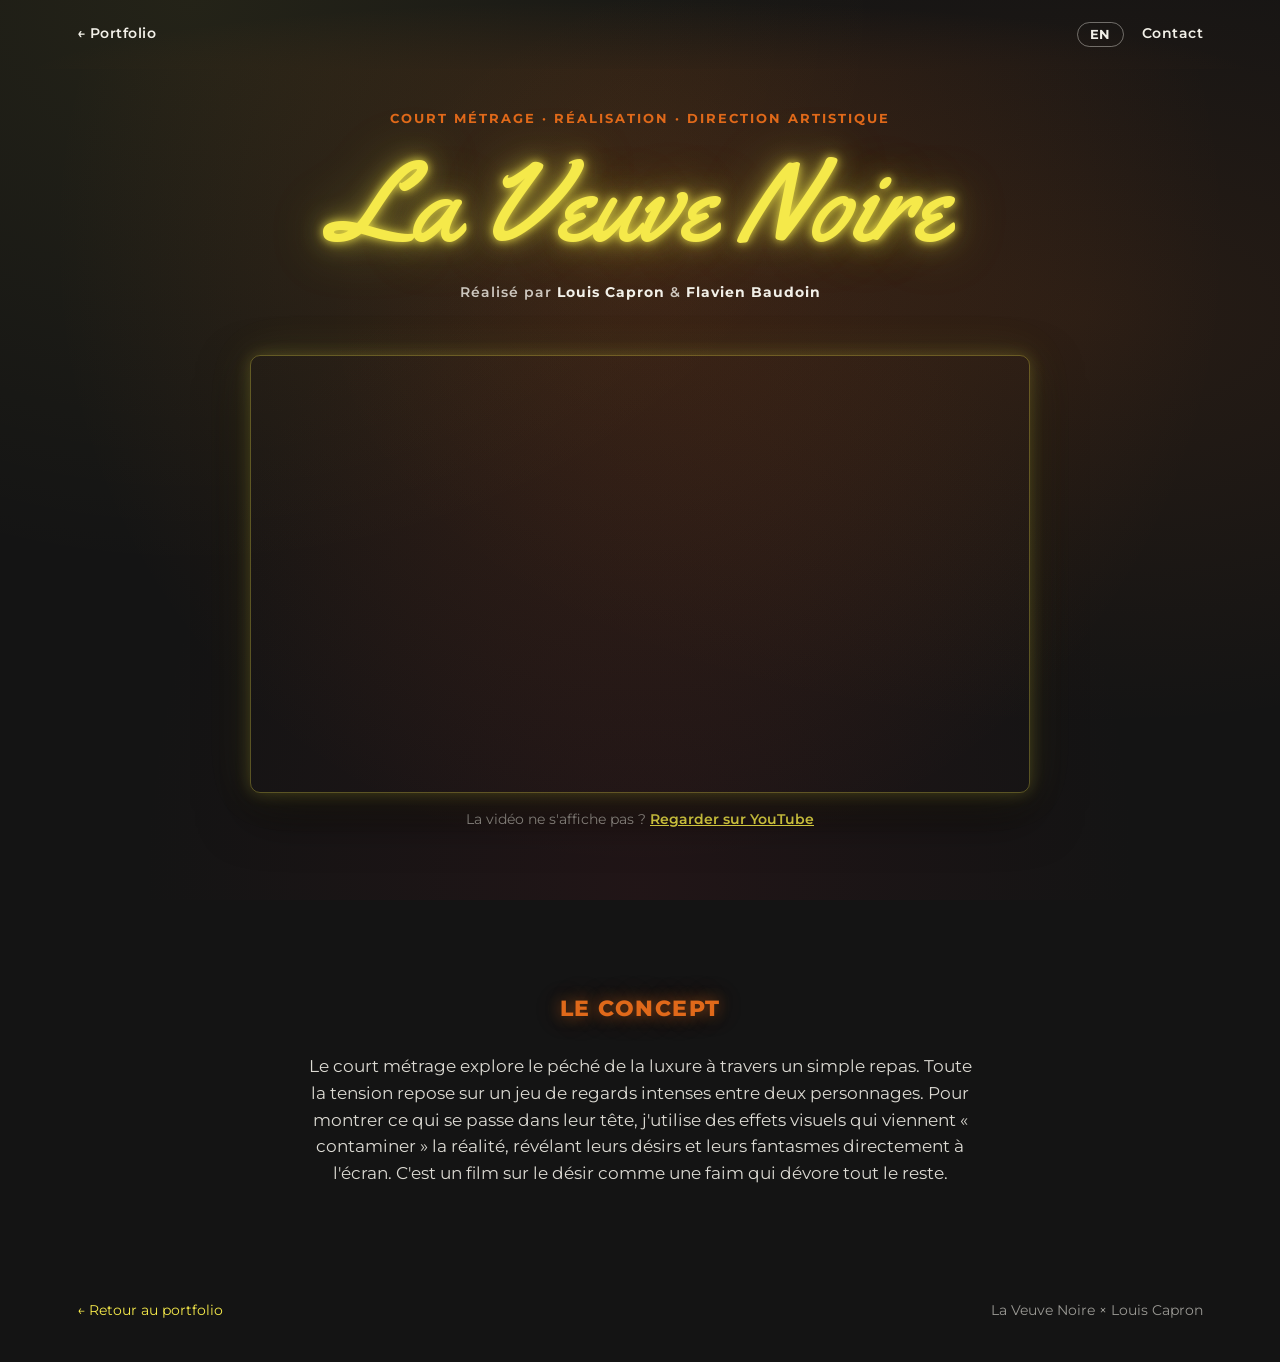
<file: veuve-noire.html>
<!DOCTYPE html>
<html lang="fr">
<head>
<meta charset="UTF-8">
<meta name="viewport" content="width=device-width, initial-scale=1.0">
<title data-i18n="pageTitle">La Veuve Noire — Court métrage</title>
<link rel="preconnect" href="https://fonts.googleapis.com">
<link rel="preconnect" href="https://fonts.gstatic.com" crossorigin>
<link href="https://fonts.googleapis.com/css2?family=Yellowtail&family=Montserrat:wght@400;600;700;800&display=swap" rel="stylesheet">
<link rel="stylesheet" href="veuve-noire.css">
</head>
<body class="vn-body">

  <div class="vn-page">

    <header class="vn-nav">
      <a class="vn-back" href="index.html" data-i18n="navBack">&larr; Portfolio</a>
      <div class="vn-nav-right">
        <button class="lang-toggle vn-lang-toggle" id="lang-toggle" type="button" aria-label="Changer de langue">EN</button>
        <a class="vn-contact-link" href="contact.html" data-i18n="navContact">Contact</a>
      </div>
    </header>

    <section class="vn-hero">
      <p class="vn-eyebrow" data-i18n="heroEyebrow">Court métrage &middot; Réalisation &middot; Direction artistique</p>
      <h1 class="vn-title">La Veuve Noire</h1>
      <p class="vn-credits" data-i18n="heroCredits">Réalisé par <strong>Louis Capron</strong> &amp; <strong>Flavien Baudoin</strong></p>

      <div class="vn-video-wrap">
        <iframe src="https://www.youtube.com/embed/DCEg9VeeUBo" title="La Veuve Noire — court métrage"
          allow="accelerometer; autoplay; clipboard-write; encrypted-media; gyroscope; picture-in-picture"
          allowfullscreen loading="lazy"></iframe>
      </div>
      <p class="vn-video-fallback">
        <span data-i18n="videoFallbackText">La vidéo ne s'affiche pas&nbsp;?</span>
        <a href="https://youtu.be/DCEg9VeeUBo" target="_blank" rel="noopener" data-i18n="videoFallbackLink">Regarder sur YouTube</a>
      </p>
    </section>

    <section class="vn-section">
      <h2 data-i18n="conceptHeading">Le concept</h2>
      <p class="vn-concept" data-i18n="conceptText">
        Le court métrage explore le péché de la luxure à travers un simple repas. Toute la tension
        repose sur un jeu de regards intenses entre deux personnages. Pour montrer ce qui se passe
        dans leur tête, j'utilise des effets visuels qui viennent « contaminer » la réalité,
        révélant leurs désirs et leurs fantasmes directement à l'écran. C'est un film sur le désir
        comme une faim qui dévore tout le reste.
      </p>
    </section>

    <footer class="vn-footer">
      <a href="index.html" data-i18n="footerBack">&larr; Retour au portfolio</a>
      <span>La Veuve Noire &times; Louis Capron</span>
    </footer>

  </div>

  <script>
    const PAGE_I18N = {
      fr: {
        pageTitle: "La Veuve Noire — Court métrage",
        navBack: "&larr; Portfolio",
        navContact: "Contact",
        heroEyebrow: "Court métrage &middot; Réalisation &middot; Direction artistique",
        heroCredits: "Réalisé par <strong>Louis Capron</strong> &amp; <strong>Flavien Baudoin</strong>",
        videoFallbackText: "La vidéo ne s'affiche pas&nbsp;?",
        videoFallbackLink: "Regarder sur YouTube",
        conceptHeading: "Le concept",
        conceptText: "Le court métrage explore le péché de la luxure à travers un simple repas. Toute la tension repose sur un jeu de regards intenses entre deux personnages. Pour montrer ce qui se passe dans leur tête, j'utilise des effets visuels qui viennent « contaminer » la réalité, révélant leurs désirs et leurs fantasmes directement à l'écran. C'est un film sur le désir comme une faim qui dévore tout le reste.",
        footerBack: "&larr; Retour au portfolio"
      },
      en: {
        pageTitle: "La Veuve Noire — Short Film",
        navBack: "&larr; Portfolio",
        navContact: "Contact",
        heroEyebrow: "Short Film &middot; Direction &middot; Art Direction",
        heroCredits: "Directed by <strong>Louis Capron</strong> &amp; <strong>Flavien Baudoin</strong>",
        videoFallbackText: "Video not showing&nbsp;?",
        videoFallbackLink: "Watch on YouTube",
        conceptHeading: "The concept",
        conceptText: "The short film explores the sin of lust through a simple meal. All the tension rests on an intense exchange of glances between two characters. To show what's happening in their minds, I use visual effects that “contaminate” reality, revealing their desires and fantasies directly on screen. It's a film about desire as a hunger that devours everything else.",
        footerBack: "&larr; Back to portfolio"
      }
    };
  </script>
  <script src="i18n.js"></script>
  <script src="veuve-noire.js"></script>
</body>
</html>
</file>
<file: style.css>
/* =========================================================
   PORTFOLIO - damier plein écran, dalles rectangulaires
   Palette : noir dominant / vert / orange (accent, discret).
   Aucun coin arrondi sur la page principale.
   ========================================================= */

:root {
  --bg: #000000;
  --tile-bg: #000000;
  --line: rgba(255, 255, 255, 0.85);

  --green: #35d489;
  --orange: #ff7a33;
  --white-accent: #f2f0ef;
  --hover-accent: var(--white-accent);

  --text: #f1f4f1;

  --font-head: 'Space Grotesk', sans-serif;
}

/* Thème clair : fond blanc plein, contours et barre en noir,
   accent au survol des dalles en orange (au lieu du vert). */
body.light-theme {
  --bg: #ffffff;
  --tile-bg: #ffffff;
  --line: #000000;
  --hover-accent: var(--orange);
  --text: #000000;
}

@media (prefers-reduced-motion: reduce) {
  * { animation-duration: 0.001ms !important; transition-duration: 0.001ms !important; }
}

* { box-sizing: border-box; border-radius: 0 !important; }

html, body {
  margin: 0;
  padding: 0;
  height: 100%;
  overflow: hidden;
  background: var(--bg);
  color: var(--text);
  font-family: var(--font-head);
}

body {
  display: flex;
  flex-direction: column;
}

/* ---------------- BOUTON THEME ---------------- */

.theme-toggle {
  position: fixed;
  top: 20px;
  right: 20px;
  z-index: 20;
  width: 44px;
  height: 44px;
  display: flex;
  align-items: center;
  justify-content: center;
  background: var(--tile-bg);
  border: 1px solid var(--line);
  color: var(--text);
  font-size: 1.2rem;
  line-height: 1;
  cursor: pointer;
  transition: border-color 0.2s ease, color 0.2s ease, transform 0.2s ease;
}
.theme-toggle:hover,
.theme-toggle:focus-visible {
  border-color: var(--hover-accent);
  color: var(--hover-accent);
  transform: translateY(-2px);
  outline: none;
}
.theme-toggle .theme-icon-light { display: none; }
.theme-toggle .theme-icon-dark { display: block; }
body.light-theme .theme-toggle .theme-icon-light { display: block; }
body.light-theme .theme-toggle .theme-icon-dark { display: none; }

/* bouton de langue : même style que le bouton de thème,
   positionné à l'opposé (coin haut-gauche) */
.lang-toggle {
  position: fixed;
  top: 20px;
  left: 20px;
  z-index: 20;
  min-width: 44px;
  height: 44px;
  padding: 0 12px;
  display: flex;
  align-items: center;
  justify-content: center;
  background: var(--tile-bg);
  border: 1px solid var(--line);
  color: var(--text);
  font-family: var(--font-head);
  font-weight: 700;
  font-size: 0.85rem;
  letter-spacing: 0.5px;
  cursor: pointer;
  transition: border-color 0.2s ease, color 0.2s ease, transform 0.2s ease;
}
.lang-toggle:hover,
.lang-toggle:focus-visible {
  border-color: var(--hover-accent);
  color: var(--hover-accent);
  transform: translateY(-2px);
  outline: none;
}

/* ---------------- HEADER ---------------- */

.site-header {
  padding-top: 20px;
  flex-shrink: 0;
  display: flex;
  justify-content: center;
}

/* La ligne doit juste dépasser un peu le nom, pas toute la page :
   ce bloc se dimensionne sur son contenu (le nom), et la ligne
   à l'intérieur prend 100% de cette largeur -> toujours alignée,
   sans aucun calcul JS. */
.name-block {
  width: fit-content;
  padding: 0 20px;
  margin-bottom: 50px;
}
.name {
  font-family: var(--font-head);
  font-weight: 700;
  text-transform: uppercase;
  letter-spacing: 3px;
  font-size: clamp(1.6rem, 3.2vw, 2.5rem);
  margin: 0;
  text-align: center;
  color: var(--text);
  white-space: nowrap;
}

.divider {
  border: none;
  width: 100%;
  height: 1px;
  background: var(--line);
  margin: 20px 0 0;
}

/* ---------------- DAMIER ---------------- */

.board-wrapper {
  flex: 1;
  min-height: 0;
  display: flex;
  overflow: visible;
}

.board {
  flex: 1;
  position: relative;
}

.cell {
  --lift: 0;
  --glow: 0;
  position: absolute;
  background: var(--tile-bg);
  border: 1px solid var(--line);
  display: flex;
  flex-direction: column;
  align-items: center;
  justify-content: center;
  gap: 10px;
  transform: translateY(calc(var(--lift) * -42px)) scale(calc(1 + var(--lift) * 0.08));
  border-color: color-mix(in srgb, var(--hover-accent) calc(var(--glow) * 100%), var(--line));
  box-shadow: 0 0 calc(var(--glow) * 18px) calc(var(--glow) * 3px) var(--hover-accent);
  transition: transform 0.12s ease-out, border-color 0.08s linear, box-shadow 0.08s linear;
  will-change: transform;
}

/* dalle "miniature" : l'image remplit toute la surface, comme une
   vignette YouTube, sans icône ni nom superposés */
.cell-thumbnail {
  background-size: cover;
  background-position: center;
  background-repeat: no-repeat;
}

.cell-visual {
  width: 40px;
  height: 40px;
  flex-shrink: 0;
  display: flex;
  align-items: center;
  justify-content: center;
  opacity: 0.9;
  transition: transform 0.3s ease;
}
.cell-visual svg { width: 100%; height: 100%; }
.cell-visual img {
  width: 100%;
  height: 100%;
  object-fit: contain;
}
.cell-project:hover .cell-visual,
.cell-project:focus-visible .cell-visual {
  transform: scale(1.1);
}

.cell-monogram {
  width: 40px;
  height: 40px;
  display: flex;
  align-items: center;
  justify-content: center;
  border: 1px solid var(--line);
  font-family: var(--font-head);
  font-weight: 700;
  font-size: 1.1rem;
  color: var(--text);
}

.cell-project {
  cursor: pointer;
}
.cell-project:focus-visible {
  border-color: var(--hover-accent);
  box-shadow: 0 0 4px 0.5px var(--hover-accent);
  outline: 1px solid var(--hover-accent);
  outline-offset: -3px;
}

.cell-name {
  font-family: var(--font-head);
  font-weight: 700;
  text-transform: uppercase;
  letter-spacing: 1px;
  font-size: clamp(0.75rem, 1.3vw, 1.05rem);
  text-align: center;
  padding: 0 10px;
  color: var(--text);
  transition: color 0.3s ease;
}
.cell-project:hover .cell-name,
.cell-project:focus-visible .cell-name {
  color: var(--hover-accent);
}

/* ---------------- TRANSITION D'OUVERTURE (zoom dans la dalle) ---------------- */

.zoom-overlay {
  position: fixed;
  z-index: 999;
  overflow: hidden;
  display: flex;
  flex-direction: column;
  align-items: center;
  justify-content: center;
  gap: 10px;
  background: var(--tile-bg);
  border: 1px solid var(--line);
  pointer-events: none;
  transition: top 0.5s cubic-bezier(0.65, 0, 0.35, 1),
              left 0.5s cubic-bezier(0.65, 0, 0.35, 1),
              width 0.5s cubic-bezier(0.65, 0, 0.35, 1),
              height 0.5s cubic-bezier(0.65, 0, 0.35, 1),
              background-color 0.5s ease,
              border-color 0.3s ease;
}
.zoom-overlay.zoom-overlay-active {
  top: 0 !important;
  left: 0 !important;
  width: 100vw !important;
  height: 100vh !important;
  background: var(--accent, var(--tile-bg));
  border-color: transparent;
}
.zoom-overlay .cell-visual,
.zoom-overlay .cell-name {
  transition: opacity 0.25s ease, transform 0.5s cubic-bezier(0.65, 0, 0.35, 1);
}
.zoom-overlay.zoom-overlay-active .cell-name {
  opacity: 0;
}
.zoom-overlay.zoom-overlay-active .cell-visual {
  transform: scale(2.4);
}

@media (prefers-reduced-motion: reduce) {
  .zoom-overlay { display: none; }
}

/* ---------------- TOAST ---------------- */

.toast {
  position: fixed;
  left: 50%;
  bottom: 26px;
  transform: translate(-50%, 16px);
  background: var(--tile-bg);
  border: 1px solid var(--hover-accent);
  color: var(--text);
  font-family: var(--font-head);
  font-size: 0.85rem;
  padding: 12px 20px;
  opacity: 0;
  pointer-events: none;
  transition: opacity 0.3s ease, transform 0.3s ease;
  /* les dalles survolées montent jusqu'à z-index 50 (effet de
     soulèvement) : le toast doit rester au-dessus dans tous les cas */
  z-index: 100;
}
.toast.visible {
  opacity: 1;
  transform: translate(-50%, 0);
}

/* ---------------- RETOUR TACTILE (mobile / tablette) ---------------- */
/* pas de survol souris sur tactile : un léger effet au clic/tap
   redonne un retour visuel équivalent au hover desktop. */
@media (hover: none) {
  .cell-project:active {
    border-color: var(--hover-accent);
    box-shadow: 0 0 12px 2px var(--hover-accent);
    transform: scale(1.03);
  }
}

/* ---------------- RESPONSIVE : TABLETTE ---------------- */

@media (max-width: 1023px) {
  .theme-toggle, .lang-toggle {
    width: 40px;
    height: 40px;
    top: 16px;
  }
  .lang-toggle { left: 16px; min-width: 40px; }
  .theme-toggle { right: 16px; }
}

/* ---------------- RESPONSIVE : MOBILE ---------------- */

@media (max-width: 640px) {
  .theme-toggle, .lang-toggle {
    width: 36px;
    height: 36px;
    top: 12px;
    font-size: 1rem;
  }
  .lang-toggle { left: 12px; min-width: 36px; padding: 0 8px; font-size: 0.75rem; }
  .theme-toggle { right: 12px; }

  /* le header a besoin d'assez de clearance en haut pour ne jamais
     chevaucher les boutons fixes, quelle que soit la longueur du nom */
  .site-header { padding-top: 60px; }
  .name-block { margin-bottom: 26px; padding: 0 12px; }
  .name { font-size: clamp(1.25rem, 6.5vw, 1.8rem); letter-spacing: 2px; }

  .toast {
    max-width: 88vw;
    text-align: center;
    font-size: 0.8rem;
    padding: 10px 16px;
  }
}

@media (max-width: 380px) {
  .name { letter-spacing: 1px; }
}

/* ---------------- MODE COMPACT : colonne unique de dalles-projets ---------------- */
/* En dessous de COMPACT_BREAKPOINT (main.js), le damier plein écran
   est remplacé par une colonne verticale de dalles-projets ; la
   page (normalement bloquée en overflow:hidden pour le damier
   plein écran) doit alors pouvoir défiler si la colonne dépasse la
   hauteur de l'écran. */
html.board-scrollable,
html.board-scrollable body {
  height: auto;
  min-height: 100%;
  overflow-y: auto;
  overflow-x: hidden;
}
html.board-scrollable .board-wrapper {
  flex: none;
  overflow: visible;
}
html.board-scrollable .board {
  margin: 0 auto 40px;
}
</file>
<file: case-ih.css>
/* =========================================================
   CHECK UP HIVER - campagne Pièces & Après-vente Case IH
   DA reprise des visuels fournis : rouge Case IH vif, noir,
   blanc, bandeaux diagonaux, badge "CHECK UP HIVER" avec
   flèche. Sobre, contrasté, très "corporate agricole".
   DA v2 : fond blanc dominant (comme les flyers), rôles
   noir/blanc inversés par rapport à la v1 (qui était sombre) ;
   --ch-black porte maintenant la valeur claire (fond) et
   --ch-white la valeur sombre (texte/encre) — noms conservés
   pour ne pas retoucher chaque usage, seules les valeurs
   ont été interverties.
   ========================================================= */

:root {
  --ch-red: #c8102e;
  --ch-red-deep: #8f0b20;
  --ch-black: #f7f5f2;
  --ch-white: #141414;
  --ch-text: rgba(20,20,20,0.85);

  --ch-font-title: 'Anton', sans-serif;
  --ch-font-body: 'Inter', sans-serif;
}

* { box-sizing: border-box; }

html, body.ch-body {
  height: auto;
  overflow: auto;
  display: block;
  margin: 0;
  background:
    radial-gradient(ellipse at 15% 0%, rgba(200,16,46,0.10), transparent 45%),
    radial-gradient(ellipse at 85% 60%, rgba(200,16,46,0.05), transparent 50%),
    var(--ch-black);
  background-attachment: fixed;
  color: var(--ch-text);
  font-family: var(--ch-font-body);
  line-height: 1.6;
}

@media (prefers-reduced-motion: reduce) {
  .ch-page * { animation-duration: 0.001ms !important; transition-duration: 0.001ms !important; }
}

/* ---------------- NAV ---------------- */

.ch-nav {
  display: flex;
  align-items: center;
  justify-content: space-between;
  padding: 22px 6vw;
}
.ch-back, .ch-contact-link {
  font-family: var(--ch-font-body);
  font-weight: 600;
  font-size: 0.85rem;
  letter-spacing: 0.5px;
  color: var(--ch-white);
  text-decoration: none;
  border-bottom: 1px solid transparent;
  transition: color 0.2s ease, border-color 0.2s ease;
}
.ch-back:hover, .ch-contact-link:hover {
  color: var(--ch-red);
  border-color: var(--ch-red);
}
.ch-nav-right { display: flex; align-items: center; gap: 18px; }
.ch-lang-toggle {
  font-family: var(--ch-font-body);
  font-weight: 700;
  font-size: 0.8rem;
  letter-spacing: 0.5px;
  color: var(--ch-white);
  background: transparent;
  border: 1.5px solid rgba(20,20,20,0.35);
  border-radius: 999px;
  padding: 4px 12px;
  cursor: pointer;
  transition: color 0.2s ease, border-color 0.2s ease;
}
.ch-lang-toggle:hover, .ch-lang-toggle:focus-visible {
  color: var(--ch-red);
  border-color: var(--ch-red);
  outline: none;
}

/* ---------------- HERO ---------------- */

.ch-hero {
  padding: 40px 6vw 50px;
  text-align: center;
}

.ch-eyebrow {
  font-size: 0.8rem;
  font-weight: 700;
  text-transform: uppercase;
  letter-spacing: 2px;
  color: var(--ch-red);
  margin: 0 0 22px;
}

/* badge recréé d'après le visuel fourni : pastille noire, liseré
   rouge, petite flèche pointant vers le haut-droit */
.ch-badge {
  position: relative;
  display: inline-flex;
  align-items: center;
  gap: 10px;
  margin: 0 auto 28px;
  padding: 12px 26px;
  background: var(--ch-black);
  border: 1.5px solid var(--ch-red);
  border-radius: 10px;
  box-shadow: 0 10px 30px rgba(200,16,46,0.25);
}
.ch-badge-text {
  font-family: var(--ch-font-title);
  font-weight: 400;
  letter-spacing: 1px;
  font-size: 1.1rem;
  line-height: 1.05;
  color: var(--ch-white);
  text-transform: uppercase;
  text-align: left;
}
.ch-badge-arrow {
  width: 20px;
  height: 20px;
  flex-shrink: 0;
  color: var(--ch-red);
}

.ch-title {
  font-family: var(--ch-font-title);
  font-weight: 400;
  text-transform: uppercase;
  font-size: clamp(2.6rem, 7vw, 4.6rem);
  line-height: 1.05;
  margin: 0 0 22px;
  color: var(--ch-white);
  letter-spacing: 0.5px;
}
.ch-title span { color: var(--ch-red); }

.ch-lead {
  max-width: 620px;
  margin: 0 auto 30px;
  font-size: 1.05rem;
  color: rgba(20,20,20,0.85);
}

.ch-tags {
  display: flex;
  justify-content: center;
  flex-wrap: wrap;
  gap: 10px;
}
.ch-tag {
  font-size: 0.78rem;
  font-weight: 700;
  letter-spacing: 0.5px;
  text-transform: uppercase;
  color: var(--ch-white);
  border: 1px solid rgba(20,20,20,0.3);
  border-radius: 999px;
  padding: 6px 14px;
}

/* ---------------- SECTIONS ---------------- */

.ch-section {
  padding: 55px 6vw 60px;
  max-width: 780px;
  margin: 0 auto;
}
.ch-section h2 {
  font-family: var(--ch-font-title);
  font-weight: 400;
  text-transform: uppercase;
  letter-spacing: 1px;
  font-size: clamp(1.2rem, 2.5vw, 1.6rem);
  color: var(--ch-white);
  margin: 0 0 26px;
  text-align: center;
}
/* ---------------- VISUELS (visuel réel de la campagne) ---------------- */

/* la section visuels a besoin de toute la largeur de la "plage"
   (au-delà du max-width 780px des sections texte) pour que l'image
   s'affiche en pleine largeur, comme demandé. */
.ch-section-visuals {
  max-width: 1400px;
}
.ch-visuals-img {
  display: block;
  width: 100%;
  /* l'image source fait 1024px de large : au-delà, elle est
     agrandie au-delà de sa résolution native et devient pixélisée.
     max-width la plafonne à sa taille réelle, centrée dans la
     section. */
  max-width: 1024px;
  height: auto;
  margin: 0 auto;
  border-radius: 10px;
  border: 1px solid rgba(20,20,20,0.12);
  box-shadow: 0 20px 50px rgba(20,20,20,0.12);
}

/* ---------------- FOOTER ---------------- */

.ch-footer {
  display: flex;
  justify-content: space-between;
  align-items: center;
  padding: 26px 6vw 40px;
  font-size: 0.85rem;
  color: rgba(20,20,20,0.55);
  flex-wrap: wrap;
  gap: 10px;
}
.ch-footer a { color: var(--ch-white); text-decoration: none; }
.ch-footer a:hover { color: var(--ch-red); text-decoration: underline; }

/* ---------------- REVEAL AU SCROLL ---------------- */

.ch-reveal {
  opacity: 0;
  transform: translateY(18px);
  transition: opacity 0.6s ease, transform 0.6s ease;
}
.ch-reveal.ch-visible { opacity: 1; transform: translateY(0); }

/* ---------------- TRANSITION DE SORTIE ---------------- */

.ch-exit-backdrop { position: fixed; inset: 0; background: #000000; z-index: 0; }
.ch-page {
  position: relative;
  z-index: 1;
  transition: transform 0.55s cubic-bezier(0.65, 0, 0.35, 1), opacity 0.5s ease;
}
.ch-page-exiting { transform: scale(0.06); opacity: 0; }

@media (prefers-reduced-motion: reduce) {
  .ch-exit-backdrop { display: none; }
}
</file>
<file: cdui.css>
/* =========================================================
   PROJET CDUI - vidéo institutionnelle pour La Manu (Amiens).
   DA reprise du générique de la vidéo : indigo profond, blanc,
   typographie bold condensée. Sobre, institutionnel, différent
   du reste du portfolio.
   ========================================================= */

:root {
  --cd-bg: #2a0e86;
  --cd-bg-deep: #1c0a5c;
  --cd-white: #ffffff;
  --cd-text: rgba(255,255,255,0.85);

  --cd-font-title: 'Anton', sans-serif;
  --cd-font-body: 'Inter', sans-serif;
}

* { box-sizing: border-box; }

html, body.cd-body {
  height: auto;
  overflow: auto;
  display: block;
  margin: 0;
  background:
    radial-gradient(ellipse at 20% 0%, rgba(255,255,255,0.05), transparent 45%),
    radial-gradient(ellipse at 80% 100%, rgba(0,0,0,0.25), transparent 55%),
    var(--cd-bg);
  background-attachment: fixed;
  color: var(--cd-text);
  font-family: var(--cd-font-body);
  line-height: 1.6;
}

@media (prefers-reduced-motion: reduce) {
  .cd-page * { animation-duration: 0.001ms !important; transition-duration: 0.001ms !important; }
}

/* ---------------- NAV ---------------- */

.cd-nav {
  display: flex;
  align-items: center;
  justify-content: space-between;
  padding: 22px 6vw;
}
.cd-back, .cd-contact-link {
  font-family: var(--cd-font-body);
  font-weight: 600;
  font-size: 0.85rem;
  letter-spacing: 0.5px;
  color: var(--cd-white);
  text-decoration: none;
  border-bottom: 1px solid transparent;
  transition: color 0.2s ease, border-color 0.2s ease;
}
.cd-back:hover, .cd-contact-link:hover {
  color: rgba(255,255,255,0.7);
  border-color: rgba(255,255,255,0.7);
}

.cd-nav-right {
  display: flex;
  align-items: center;
  gap: 18px;
}

.cd-lang-toggle {
  font-family: var(--cd-font-body);
  font-weight: 600;
  font-size: 0.8rem;
  letter-spacing: 0.5px;
  color: var(--cd-white);
  background: transparent;
  border: 1.5px solid rgba(255,255,255,0.4);
  border-radius: 999px;
  padding: 4px 12px;
  cursor: pointer;
  transition: color 0.2s ease, border-color 0.2s ease;
}
.cd-lang-toggle:hover,
.cd-lang-toggle:focus-visible {
  color: rgba(255,255,255,0.7);
  border-color: rgba(255,255,255,0.7);
  outline: none;
}

/* ---------------- HERO ---------------- */

.cd-hero {
  padding: 40px 6vw 90px;
  text-align: center;
}

.cd-eyebrow {
  font-size: 0.8rem;
  font-weight: 700;
  text-transform: uppercase;
  letter-spacing: 2px;
  color: rgba(255,255,255,0.6);
  margin: 0 0 18px;
}

.cd-title {
  font-family: var(--cd-font-title);
  font-weight: 400;
  text-transform: uppercase;
  font-size: clamp(2.5rem, 7vw, 4.5rem);
  line-height: 1;
  margin: 0 0 20px;
  color: var(--cd-white);
  letter-spacing: 1px;
}

.cd-subtitle {
  max-width: 560px;
  margin: 0 auto 50px;
  font-size: 1rem;
  color: rgba(255,255,255,0.75);
}

.cd-video-wrap {
  position: relative;
  width: 100%;
  max-width: 820px;
  margin: 0 auto;
  aspect-ratio: 16 / 9;
  border-radius: 10px;
  overflow: hidden;
  box-shadow: 0 20px 50px rgba(0,0,0,0.4);
}
.cd-video-wrap iframe {
  position: absolute;
  inset: 0;
  width: 100%;
  height: 100%;
  border: 0;
}

.cd-video-fallback {
  max-width: 820px;
  margin: 16px auto 0;
  text-align: center;
  font-size: 0.85rem;
  color: rgba(255,255,255,0.6);
}
.cd-video-fallback a {
  color: var(--cd-white);
  font-weight: 600;
  text-decoration: underline;
}

/* ---------------- SECTIONS ---------------- */

.cd-section {
  padding: 70px 6vw;
  max-width: 780px;
  margin: 0 auto;
}

.cd-section h2 {
  font-family: var(--cd-font-title);
  font-weight: 400;
  text-transform: uppercase;
  letter-spacing: 1px;
  font-size: clamp(1.2rem, 2.5vw, 1.6rem);
  color: var(--cd-white);
  margin: 0 0 26px;
  text-align: center;
}

.cd-concept {
  font-size: 1.05rem;
  color: rgba(255,255,255,0.85);
  text-align: center;
}

/* ---------------- FOOTER ---------------- */

.cd-footer {
  display: flex;
  justify-content: space-between;
  align-items: center;
  padding: 26px 6vw 40px;
  font-size: 0.85rem;
  color: rgba(255,255,255,0.55);
  flex-wrap: wrap;
  gap: 10px;
}
.cd-footer a { color: var(--cd-white); text-decoration: none; }
.cd-footer a:hover { text-decoration: underline; }

/* ---------------- REVEAL AU SCROLL ---------------- */

.cd-reveal {
  opacity: 0;
  transform: translateY(18px);
  transition: opacity 0.6s ease, transform 0.6s ease;
}
.cd-reveal.cd-visible {
  opacity: 1;
  transform: translateY(0);
}

/* ---------------- TRANSITION DE SORTIE (retour au portfolio) ---------------- */

.cd-exit-backdrop {
  position: fixed;
  inset: 0;
  background: #000000;
  z-index: 0;
}
.cd-page {
  position: relative;
  z-index: 1;
  transition: transform 0.55s cubic-bezier(0.65, 0, 0.35, 1), opacity 0.5s ease;
}
.cd-page-exiting {
  transform: scale(0.06);
  opacity: 0;
}

@media (prefers-reduced-motion: reduce) {
  .cd-exit-backdrop { display: none; }
}
</file>
<file: check-up-hiver.css>
/* =========================================================
   CHECK UP HIVER - campagne Pièces & Après-vente Case IH
   DA reprise des visuels fournis : rouge Case IH vif, noir,
   blanc, bandeaux diagonaux, badge "CHECK UP HIVER" avec
   flèche. Sobre, contrasté, très "corporate agricole".
   DA v2 : fond blanc dominant (comme les flyers), rôles
   noir/blanc inversés par rapport à la v1 (qui était sombre) ;
   --ch-black porte maintenant la valeur claire (fond) et
   --ch-white la valeur sombre (texte/encre) — noms conservés
   pour ne pas retoucher chaque usage, seules les valeurs
   ont été interverties.
   ========================================================= */

:root {
  --ch-red: #c8102e;
  --ch-red-deep: #8f0b20;
  --ch-black: #f7f5f2;
  --ch-white: #141414;
  --ch-text: rgba(20,20,20,0.85);

  --ch-font-title: 'Anton', sans-serif;
  --ch-font-body: 'Inter', sans-serif;
}

* { box-sizing: border-box; }

html, body.ch-body {
  height: auto;
  overflow: auto;
  display: block;
  margin: 0;
  background:
    radial-gradient(ellipse at 15% 0%, rgba(200,16,46,0.10), transparent 45%),
    radial-gradient(ellipse at 85% 60%, rgba(200,16,46,0.05), transparent 50%),
    var(--ch-black);
  background-attachment: fixed;
  color: var(--ch-text);
  font-family: var(--ch-font-body);
  line-height: 1.6;
}

@media (prefers-reduced-motion: reduce) {
  .ch-page * { animation-duration: 0.001ms !important; transition-duration: 0.001ms !important; }
}

/* ---------------- NAV ---------------- */

.ch-nav {
  display: flex;
  align-items: center;
  justify-content: space-between;
  padding: 22px 6vw;
}
.ch-back, .ch-contact-link {
  font-family: var(--ch-font-body);
  font-weight: 600;
  font-size: 0.85rem;
  letter-spacing: 0.5px;
  color: var(--ch-white);
  text-decoration: none;
  border-bottom: 1px solid transparent;
  transition: color 0.2s ease, border-color 0.2s ease;
}
.ch-back:hover, .ch-contact-link:hover {
  color: var(--ch-red);
  border-color: var(--ch-red);
}
.ch-nav-right { display: flex; align-items: center; gap: 18px; }
.ch-lang-toggle {
  font-family: var(--ch-font-body);
  font-weight: 700;
  font-size: 0.8rem;
  letter-spacing: 0.5px;
  color: var(--ch-white);
  background: transparent;
  border: 1.5px solid rgba(20,20,20,0.35);
  border-radius: 999px;
  padding: 4px 12px;
  cursor: pointer;
  transition: color 0.2s ease, border-color 0.2s ease;
}
.ch-lang-toggle:hover, .ch-lang-toggle:focus-visible {
  color: var(--ch-red);
  border-color: var(--ch-red);
  outline: none;
}

/* ---------------- HERO ---------------- */

.ch-hero {
  padding: 40px 6vw 50px;
  text-align: center;
}

.ch-eyebrow {
  font-size: 0.8rem;
  font-weight: 700;
  text-transform: uppercase;
  letter-spacing: 2px;
  color: var(--ch-red);
  margin: 0 0 22px;
}

/* badge recréé d'après le visuel fourni : pastille noire, liseré
   rouge, petite flèche pointant vers le haut-droit */
.ch-badge {
  position: relative;
  display: inline-flex;
  align-items: center;
  gap: 10px;
  margin: 0 auto 28px;
  padding: 12px 26px;
  background: var(--ch-black);
  border: 1.5px solid var(--ch-red);
  border-radius: 10px;
  box-shadow: 0 10px 30px rgba(200,16,46,0.25);
}
.ch-badge-text {
  font-family: var(--ch-font-title);
  font-weight: 400;
  letter-spacing: 1px;
  font-size: 1.1rem;
  line-height: 1.05;
  color: var(--ch-white);
  text-transform: uppercase;
  text-align: left;
}
.ch-badge-arrow {
  width: 20px;
  height: 20px;
  flex-shrink: 0;
  color: var(--ch-red);
}

.ch-title {
  font-family: var(--ch-font-title);
  font-weight: 400;
  text-transform: uppercase;
  font-size: clamp(2.6rem, 7vw, 4.6rem);
  line-height: 1.05;
  margin: 0 0 22px;
  color: var(--ch-white);
  letter-spacing: 0.5px;
}
.ch-title span { color: var(--ch-red); }

.ch-lead {
  max-width: 620px;
  margin: 0 auto 30px;
  font-size: 1.05rem;
  color: rgba(20,20,20,0.85);
}

.ch-tags {
  display: flex;
  justify-content: center;
  flex-wrap: wrap;
  gap: 10px;
}
.ch-tag {
  font-size: 0.78rem;
  font-weight: 700;
  letter-spacing: 0.5px;
  text-transform: uppercase;
  color: var(--ch-white);
  border: 1px solid rgba(20,20,20,0.3);
  border-radius: 999px;
  padding: 6px 14px;
}

/* ---------------- SECTIONS ---------------- */

.ch-section {
  padding: 55px 6vw 60px;
  max-width: 780px;
  margin: 0 auto;
}
.ch-section h2 {
  font-family: var(--ch-font-title);
  font-weight: 400;
  text-transform: uppercase;
  letter-spacing: 1px;
  font-size: clamp(1.2rem, 2.5vw, 1.6rem);
  color: var(--ch-white);
  margin: 0 0 26px;
  text-align: center;
}
/* ---------------- VISUELS (visuel réel de la campagne) ---------------- */

/* la section visuels a besoin de toute la largeur de la "plage"
   (au-delà du max-width 780px des sections texte) pour que l'image
   s'affiche en pleine largeur, comme demandé. */
.ch-section-visuals {
  max-width: 1400px;
}
.ch-visuals-img {
  display: block;
  width: 100%;
  /* l'image source fait 1024px de large : au-delà, elle est
     agrandie au-delà de sa résolution native et devient pixélisée.
     max-width la plafonne à sa taille réelle, centrée dans la
     section. */
  max-width: 1024px;
  height: auto;
  margin: 0 auto;
  border-radius: 10px;
  border: 1px solid rgba(20,20,20,0.12);
  box-shadow: 0 20px 50px rgba(20,20,20,0.12);
}

/* ---------------- FOOTER ---------------- */

.ch-footer {
  display: flex;
  justify-content: space-between;
  align-items: center;
  padding: 26px 6vw 40px;
  font-size: 0.85rem;
  color: rgba(20,20,20,0.55);
  flex-wrap: wrap;
  gap: 10px;
}
.ch-footer a { color: var(--ch-white); text-decoration: none; }
.ch-footer a:hover { color: var(--ch-red); text-decoration: underline; }

/* ---------------- REVEAL AU SCROLL ---------------- */

.ch-reveal {
  opacity: 0;
  transform: translateY(18px);
  transition: opacity 0.6s ease, transform 0.6s ease;
}
.ch-reveal.ch-visible { opacity: 1; transform: translateY(0); }

/* ---------------- TRANSITION DE SORTIE ---------------- */

.ch-exit-backdrop { position: fixed; inset: 0; background: #000000; z-index: 0; }
.ch-page {
  position: relative;
  z-index: 1;
  transition: transform 0.55s cubic-bezier(0.65, 0, 0.35, 1), opacity 0.5s ease;
}
.ch-page-exiting { transform: scale(0.06); opacity: 0; }

@media (prefers-reduced-motion: reduce) {
  .ch-exit-backdrop { display: none; }
}
</file>
<file: contact.css>
/* =========================================================
   CONTACT - même palette que le portfolio (noir / vert / orange),
   mise en page simple, pas de damier ici.
   ========================================================= */

html, body.contact-body {
  height: auto;
  overflow: auto;
  display: block;
}

.contact-back {
  position: fixed;
  top: 24px;
  left: 24px;
  color: var(--text);
  text-decoration: none;
  font-size: 0.9rem;
  border-bottom: 1px solid transparent;
  transition: border-color 0.2s ease, color 0.2s ease;
  z-index: 5;
}
.contact-back:hover { color: var(--green); border-color: var(--green); }

/* bouton langue : même composant que le reste du site, repositionné
   en haut à droite car le lien retour occupe déjà le haut à gauche */
.contact-lang-toggle {
  position: fixed;
  top: 20px;
  left: auto;
  right: 24px;
  z-index: 5;
}
.contact-lang-toggle:hover,
.contact-lang-toggle:focus-visible {
  border-color: var(--green);
  color: var(--green);
}

.contact-wrap {
  max-width: 760px;
  margin: 0 auto;
  padding: 110px 24px 80px;
}

.contact-title {
  font-size: clamp(2rem, 5vw, 3rem);
  text-transform: uppercase;
  letter-spacing: 3px;
  margin: 0 0 16px;
  text-align: center;
}

.contact-lead {
  text-align: center;
  color: rgba(241,244,241,0.75);
  margin: 0 0 60px;
  font-size: 1rem;
}

.contact-grid {
  display: grid;
  grid-template-columns: 1fr 1.3fr;
  gap: 50px;
}
@media (max-width: 720px) {
  .contact-grid { grid-template-columns: 1fr; }
}

.contact-direct h2,
.contact-form h2 {
  font-size: 1rem;
  text-transform: uppercase;
  letter-spacing: 1.5px;
  color: var(--green);
  margin: 0 0 20px;
}

.contact-link {
  display: inline-block;
  color: var(--text);
  font-size: 1.1rem;
  text-decoration: none;
  border-bottom: 1px solid var(--line);
  padding-bottom: 2px;
  margin-bottom: 24px;
  transition: color 0.2s ease, border-color 0.2s ease;
}
.contact-link:hover { color: var(--green); border-color: var(--green); }

.contact-socials {
  display: flex;
  flex-direction: column;
  gap: 10px;
}
.contact-socials a {
  color: rgba(241,244,241,0.75);
  text-decoration: none;
  font-size: 0.9rem;
  width: fit-content;
  border-bottom: 1px solid transparent;
  transition: color 0.2s ease, border-color 0.2s ease;
}
.contact-socials a:hover { color: var(--orange); border-color: var(--orange); }

.contact-form {
  display: flex;
  flex-direction: column;
}
.contact-form label {
  display: flex;
  flex-direction: column;
  gap: 6px;
  font-size: 0.85rem;
  color: rgba(241,244,241,0.75);
  margin-bottom: 16px;
}
.contact-form input,
.contact-form textarea {
  background: transparent;
  border: 1px solid var(--line);
  color: var(--text);
  font-family: var(--font-head);
  font-size: 0.95rem;
  padding: 10px 12px;
  resize: vertical;
}
.contact-form input:focus,
.contact-form textarea:focus {
  outline: none;
  border-color: var(--green);
}
.contact-form button {
  margin-top: 8px;
  align-self: flex-start;
  background: transparent;
  border: 1px solid var(--green);
  color: var(--green);
  font-family: var(--font-head);
  font-weight: 700;
  text-transform: uppercase;
  letter-spacing: 1px;
  font-size: 0.85rem;
  padding: 12px 24px;
  cursor: pointer;
  transition: background 0.2s ease, color 0.2s ease;
}
.contact-form button:hover {
  background: var(--green);
  color: #000;
}

/* ---------------- TRANSITION DE SORTIE (retour au portfolio) ----------------
   Même logique que sur Prizius / La Veuve Noire : la page rétrécit et
   s'estompe vers son centre, un fond noir fixe en dessous. */
.contact-exit-backdrop {
  position: fixed;
  inset: 0;
  background: #000000;
  z-index: 0;
}
.contact-page {
  position: relative;
  z-index: 1;
  transition: transform 0.55s cubic-bezier(0.65, 0, 0.35, 1), opacity 0.5s ease;
}
.contact-page-exiting {
  transform: scale(0.06);
  opacity: 0;
}

@media (prefers-reduced-motion: reduce) {
  .contact-exit-backdrop { display: none; }
}
</file>
<file: diag-expert.css>
/* =========================================================
   DIAG'EXPERT - campagne Pièces & Après-vente New Holland
   DA reprise des visuels fournis : jaune New Holland, noir,
   touches de bleu marine (bleu de travail du technicien).
   Ambiance hangar / atelier, sobre et industrielle.
   En attente des visuels HD définitifs -> zone dédiée en
   placeholder pour l'instant.
   ========================================================= */

:root {
  --dg-yellow: #ffc629;
  --dg-yellow-deep: #e6a800;
  --dg-black: #101010;
  --dg-navy: #1c3350;
  --dg-white: #f5f4f0;
  --dg-text: rgba(245,244,240,0.85);

  --dg-font-title: 'Anton', sans-serif;
  --dg-font-body: 'Inter', sans-serif;
}

* { box-sizing: border-box; }

html, body.dg-body {
  height: auto;
  overflow: auto;
  display: block;
  margin: 0;
  background:
    radial-gradient(ellipse at 20% 0%, rgba(255,198,41,0.12), transparent 45%),
    radial-gradient(ellipse at 85% 60%, rgba(28,51,80,0.35), transparent 55%),
    var(--dg-black);
  background-attachment: fixed;
  color: var(--dg-text);
  font-family: var(--dg-font-body);
  line-height: 1.6;
}

@media (prefers-reduced-motion: reduce) {
  .dg-page * { animation-duration: 0.001ms !important; transition-duration: 0.001ms !important; }
}

/* ---------------- NAV ---------------- */

.dg-nav {
  display: flex;
  align-items: center;
  justify-content: space-between;
  padding: 22px 6vw;
}
.dg-back, .dg-contact-link {
  font-family: var(--dg-font-body);
  font-weight: 600;
  font-size: 0.85rem;
  letter-spacing: 0.5px;
  color: var(--dg-white);
  text-decoration: none;
  border-bottom: 1px solid transparent;
  transition: color 0.2s ease, border-color 0.2s ease;
}
.dg-back:hover, .dg-contact-link:hover {
  color: var(--dg-yellow);
  border-color: var(--dg-yellow);
}
.dg-nav-right { display: flex; align-items: center; gap: 18px; }
.dg-lang-toggle {
  font-family: var(--dg-font-body);
  font-weight: 700;
  font-size: 0.8rem;
  letter-spacing: 0.5px;
  color: var(--dg-white);
  background: transparent;
  border: 1.5px solid rgba(245,244,240,0.35);
  border-radius: 999px;
  padding: 4px 12px;
  cursor: pointer;
  transition: color 0.2s ease, border-color 0.2s ease;
}
.dg-lang-toggle:hover, .dg-lang-toggle:focus-visible {
  color: var(--dg-yellow);
  border-color: var(--dg-yellow);
  outline: none;
}

/* ---------------- HERO ---------------- */

.dg-hero {
  padding: 40px 6vw 50px;
  text-align: center;
}

.dg-eyebrow {
  font-size: 0.8rem;
  font-weight: 700;
  text-transform: uppercase;
  letter-spacing: 2px;
  color: var(--dg-yellow);
  margin: 0 0 22px;
}

/* logo recréé d'après le visuel fourni : "DIAG" + une petite
   loupe bleue qui remplace le O + "EXPERT" en dessous */
.dg-logo {
  display: inline-flex;
  flex-direction: column;
  align-items: center;
  gap: 2px;
  margin: 0 auto 30px;
}
.dg-logo-top {
  display: flex;
  align-items: center;
  gap: 6px;
}
.dg-logo-word {
  font-family: var(--dg-font-title);
  font-weight: 400;
  letter-spacing: 1px;
  font-size: 2.4rem;
  color: var(--dg-white);
  text-transform: uppercase;
  line-height: 1;
}
.dg-logo-glass {
  width: 30px;
  height: 30px;
  color: var(--dg-navy);
  background: var(--dg-white);
  border-radius: 50%;
  padding: 4px;
}
.dg-logo-sub {
  font-family: var(--dg-font-title);
  font-weight: 400;
  letter-spacing: 4px;
  font-size: 1.1rem;
  color: var(--dg-white);
  text-transform: uppercase;
}

.dg-title {
  font-family: var(--dg-font-title);
  font-weight: 400;
  text-transform: uppercase;
  font-size: clamp(2.2rem, 6vw, 3.6rem);
  line-height: 1.1;
  margin: 0 0 22px;
  color: var(--dg-white);
  letter-spacing: 0.5px;
}
.dg-title span { color: var(--dg-yellow); }

.dg-lead {
  max-width: 620px;
  margin: 0 auto 30px;
  font-size: 1.05rem;
  color: rgba(245,244,240,0.85);
}

.dg-tags {
  display: flex;
  justify-content: center;
  flex-wrap: wrap;
  gap: 10px;
}
.dg-tag {
  font-size: 0.78rem;
  font-weight: 700;
  letter-spacing: 0.5px;
  text-transform: uppercase;
  color: var(--dg-white);
  border: 1px solid rgba(245,244,240,0.3);
  border-radius: 999px;
  padding: 6px 14px;
}

/* ---------------- SECTIONS ---------------- */

.dg-section {
  padding: 55px 6vw 60px;
  max-width: 780px;
  margin: 0 auto;
}
.dg-section h2 {
  font-family: var(--dg-font-title);
  font-weight: 400;
  text-transform: uppercase;
  letter-spacing: 1px;
  font-size: clamp(1.2rem, 2.5vw, 1.6rem);
  color: var(--dg-white);
  margin: 0 0 26px;
  text-align: center;
}
.dg-concept {
  font-size: 1.05rem;
  color: rgba(245,244,240,0.85);
  text-align: center;
}

/* ---------------- VISUELS (placeholder en attendant les HD) ---------------- */

.dg-visuals-grid {
  display: grid;
  grid-template-columns: repeat(auto-fit, minmax(220px, 1fr));
  gap: 18px;
}
.dg-visual-placeholder {
  aspect-ratio: 3 / 4;
  border: 1.5px dashed rgba(255,198,41,0.4);
  border-radius: 10px;
  background: rgba(255,198,41,0.04);
  display: flex;
  align-items: center;
  justify-content: center;
  text-align: center;
  padding: 20px;
}
.dg-visual-placeholder span {
  font-size: 0.8rem;
  color: rgba(245,244,240,0.5);
}

/* ---------------- FOOTER ---------------- */

.dg-footer {
  display: flex;
  justify-content: space-between;
  align-items: center;
  padding: 26px 6vw 40px;
  font-size: 0.85rem;
  color: rgba(245,244,240,0.55);
  flex-wrap: wrap;
  gap: 10px;
}
.dg-footer a { color: var(--dg-white); text-decoration: none; }
.dg-footer a:hover { color: var(--dg-yellow); text-decoration: underline; }

/* ---------------- REVEAL AU SCROLL ---------------- */

.dg-reveal {
  opacity: 0;
  transform: translateY(18px);
  transition: opacity 0.6s ease, transform 0.6s ease;
}
.dg-reveal.dg-visible { opacity: 1; transform: translateY(0); }

/* ---------------- TRANSITION DE SORTIE ---------------- */

.dg-exit-backdrop { position: fixed; inset: 0; background: #000000; z-index: 0; }
.dg-page {
  position: relative;
  z-index: 1;
  transition: transform 0.55s cubic-bezier(0.65, 0, 0.35, 1), opacity 0.5s ease;
}
.dg-page-exiting { transform: scale(0.06); opacity: 0; }

@media (prefers-reduced-motion: reduce) {
  .dg-exit-backdrop { display: none; }
}
</file>
<file: new-holland.css>
/* =========================================================
   DIAG'EXPERT - campagne Pièces & Après-vente New Holland
   DA reprise des visuels fournis : jaune New Holland, noir,
   touches de bleu marine (bleu de travail du technicien).
   Ambiance hangar / atelier, sobre et industrielle.
   En attente des visuels HD définitifs -> zone dédiée en
   placeholder pour l'instant.
   ========================================================= */

:root {
  --dg-yellow: #ffc629;
  --dg-yellow-deep: #e6a800;
  --dg-black: #101010;
  --dg-navy: #1c3350;
  --dg-white: #f5f4f0;
  --dg-text: rgba(245,244,240,0.85);

  --dg-font-title: 'Anton', sans-serif;
  --dg-font-body: 'Inter', sans-serif;
}

* { box-sizing: border-box; }

html, body.dg-body {
  height: auto;
  overflow: auto;
  display: block;
  margin: 0;
  background:
    radial-gradient(ellipse at 20% 0%, rgba(255,198,41,0.12), transparent 45%),
    radial-gradient(ellipse at 85% 60%, rgba(28,51,80,0.35), transparent 55%),
    var(--dg-black);
  background-attachment: fixed;
  color: var(--dg-text);
  font-family: var(--dg-font-body);
  line-height: 1.6;
}

@media (prefers-reduced-motion: reduce) {
  .dg-page * { animation-duration: 0.001ms !important; transition-duration: 0.001ms !important; }
}

/* ---------------- NAV ---------------- */

.dg-nav {
  display: flex;
  align-items: center;
  justify-content: space-between;
  padding: 22px 6vw;
}
.dg-back, .dg-contact-link {
  font-family: var(--dg-font-body);
  font-weight: 600;
  font-size: 0.85rem;
  letter-spacing: 0.5px;
  color: var(--dg-white);
  text-decoration: none;
  border-bottom: 1px solid transparent;
  transition: color 0.2s ease, border-color 0.2s ease;
}
.dg-back:hover, .dg-contact-link:hover {
  color: var(--dg-yellow);
  border-color: var(--dg-yellow);
}
.dg-nav-right { display: flex; align-items: center; gap: 18px; }
.dg-lang-toggle {
  font-family: var(--dg-font-body);
  font-weight: 700;
  font-size: 0.8rem;
  letter-spacing: 0.5px;
  color: var(--dg-white);
  background: transparent;
  border: 1.5px solid rgba(245,244,240,0.35);
  border-radius: 999px;
  padding: 4px 12px;
  cursor: pointer;
  transition: color 0.2s ease, border-color 0.2s ease;
}
.dg-lang-toggle:hover, .dg-lang-toggle:focus-visible {
  color: var(--dg-yellow);
  border-color: var(--dg-yellow);
  outline: none;
}

/* ---------------- HERO ---------------- */

.dg-hero {
  padding: 40px 6vw 50px;
  text-align: center;
}

.dg-eyebrow {
  font-size: 0.8rem;
  font-weight: 700;
  text-transform: uppercase;
  letter-spacing: 2px;
  color: var(--dg-yellow);
  margin: 0 0 22px;
}

/* logo recréé d'après le visuel fourni : "DIAG" + une petite
   loupe bleue qui remplace le O + "EXPERT" en dessous */
.dg-logo {
  display: inline-flex;
  flex-direction: column;
  align-items: center;
  gap: 2px;
  margin: 0 auto 30px;
}
.dg-logo-top {
  display: flex;
  align-items: center;
  gap: 6px;
}
.dg-logo-word {
  font-family: var(--dg-font-title);
  font-weight: 400;
  letter-spacing: 1px;
  font-size: 2.4rem;
  color: var(--dg-white);
  text-transform: uppercase;
  line-height: 1;
}
.dg-logo-glass {
  width: 30px;
  height: 30px;
  color: var(--dg-navy);
  background: var(--dg-white);
  border-radius: 50%;
  padding: 4px;
}
.dg-logo-sub {
  font-family: var(--dg-font-title);
  font-weight: 400;
  letter-spacing: 4px;
  font-size: 1.1rem;
  color: var(--dg-white);
  text-transform: uppercase;
}

.dg-title {
  font-family: var(--dg-font-title);
  font-weight: 400;
  text-transform: uppercase;
  font-size: clamp(2.2rem, 6vw, 3.6rem);
  line-height: 1.1;
  margin: 0 0 22px;
  color: var(--dg-white);
  letter-spacing: 0.5px;
}
.dg-title span { color: var(--dg-yellow); }

.dg-lead {
  max-width: 620px;
  margin: 0 auto 30px;
  font-size: 1.05rem;
  color: rgba(245,244,240,0.85);
}

.dg-tags {
  display: flex;
  justify-content: center;
  flex-wrap: wrap;
  gap: 10px;
}
.dg-tag {
  font-size: 0.78rem;
  font-weight: 700;
  letter-spacing: 0.5px;
  text-transform: uppercase;
  color: var(--dg-white);
  border: 1px solid rgba(245,244,240,0.3);
  border-radius: 999px;
  padding: 6px 14px;
}

/* ---------------- SECTIONS ---------------- */

.dg-section {
  padding: 55px 6vw 60px;
  max-width: 780px;
  margin: 0 auto;
}
.dg-section h2 {
  font-family: var(--dg-font-title);
  font-weight: 400;
  text-transform: uppercase;
  letter-spacing: 1px;
  font-size: clamp(1.2rem, 2.5vw, 1.6rem);
  color: var(--dg-white);
  margin: 0 0 26px;
  text-align: center;
}
.dg-concept {
  font-size: 1.05rem;
  color: rgba(245,244,240,0.85);
  text-align: center;
}

/* ---------------- VISUELS (placeholder en attendant les HD) ---------------- */

.dg-visuals-grid {
  display: grid;
  grid-template-columns: repeat(auto-fit, minmax(220px, 1fr));
  gap: 18px;
}
.dg-visual-placeholder {
  aspect-ratio: 3 / 4;
  border: 1.5px dashed rgba(255,198,41,0.4);
  border-radius: 10px;
  background: rgba(255,198,41,0.04);
  display: flex;
  align-items: center;
  justify-content: center;
  text-align: center;
  padding: 20px;
}
.dg-visual-placeholder span {
  font-size: 0.8rem;
  color: rgba(245,244,240,0.5);
}

/* ---------------- FOOTER ---------------- */

.dg-footer {
  display: flex;
  justify-content: space-between;
  align-items: center;
  padding: 26px 6vw 40px;
  font-size: 0.85rem;
  color: rgba(245,244,240,0.55);
  flex-wrap: wrap;
  gap: 10px;
}
.dg-footer a { color: var(--dg-white); text-decoration: none; }
.dg-footer a:hover { color: var(--dg-yellow); text-decoration: underline; }

/* ---------------- REVEAL AU SCROLL ---------------- */

.dg-reveal {
  opacity: 0;
  transform: translateY(18px);
  transition: opacity 0.6s ease, transform 0.6s ease;
}
.dg-reveal.dg-visible { opacity: 1; transform: translateY(0); }

/* ---------------- TRANSITION DE SORTIE ---------------- */

.dg-exit-backdrop { position: fixed; inset: 0; background: #000000; z-index: 0; }
.dg-page {
  position: relative;
  z-index: 1;
  transition: transform 0.55s cubic-bezier(0.65, 0, 0.35, 1), opacity 0.5s ease;
}
.dg-page-exiting { transform: scale(0.06); opacity: 0; }

@media (prefers-reduced-motion: reduce) {
  .dg-exit-backdrop { display: none; }
}
</file>
<file: notre-dame-albert.css>
/* =========================================================
   ÉCOLE NOTRE DAME D'ALBERT - page reprenant la vraie DA du
   projet (Behance) : bleus institutionnels + blanc, Montserrat.
   Ton clair, propre, "établissement scolaire" — volontairement
   différent du reste du portfolio (chaque projet a sa propre DA).
   ========================================================= */

:root {
  --nda-blue: #3D6A98;
  --nda-blue-deep: #294766;
  --nda-teal: #3AA6A3;
  --nda-white: #FFFFFF;
  --nda-bg-tint: #F4F7FA;
  --nda-text: #24333F;

  --font-head: 'Montserrat', sans-serif;

  --radius: 16px;
}

@media (prefers-reduced-motion: reduce) {
  * { animation-duration: 0.001ms !important; transition-duration: 0.001ms !important; }
}

* { box-sizing: border-box; }

html { scroll-behavior: smooth; }

body {
  margin: 0;
  background: var(--nda-white);
  color: var(--nda-text);
  font-family: var(--font-head);
  line-height: 1.55;
}

.nda-page { overflow-x: hidden; }

/* ---------------- NAV ---------------- */

.nda-nav {
  display: flex;
  align-items: center;
  justify-content: space-between;
  padding: 22px 6vw;
}
.nda-back {
  font-weight: 500;
  font-size: 0.95rem;
  color: var(--nda-blue-deep);
  text-decoration: none;
}
.nda-back:hover { text-decoration: underline; }

.nda-nav-right {
  display: flex;
  align-items: center;
  gap: 18px;
}

.nda-lang-toggle {
  font-weight: 700;
  font-size: 0.8rem;
  letter-spacing: 0.5px;
  color: var(--nda-blue-deep);
  background: transparent;
  border: 1.5px solid rgba(41,71,102,0.35);
  border-radius: 999px;
  padding: 4px 12px;
  cursor: pointer;
  transition: color 0.2s ease, border-color 0.2s ease;
}
.nda-lang-toggle:hover,
.nda-lang-toggle:focus-visible {
  color: var(--nda-teal);
  border-color: var(--nda-teal);
  outline: none;
}

.nda-contact-link {
  font-weight: 600;
  font-size: 0.95rem;
  color: var(--nda-blue-deep);
  text-decoration: none;
  border-bottom: 1px solid transparent;
  transition: border-color 0.2s ease, color 0.2s ease;
}
.nda-contact-link:hover {
  color: var(--nda-teal);
  border-color: var(--nda-teal);
}

/* ---------------- HERO ---------------- */

.nda-hero {
  display: flex;
  align-items: center;
  justify-content: space-between;
  gap: 40px;
  padding: 40px 6vw 90px;
  flex-wrap: wrap;
}
.nda-hero-text { max-width: 560px; }
.nda-eyebrow {
  font-size: 0.85rem;
  font-weight: 700;
  text-transform: uppercase;
  letter-spacing: 1.5px;
  color: var(--nda-teal);
  margin: 0 0 14px;
}
.nda-hero h1 {
  font-weight: 800;
  font-size: clamp(2.2rem, 5vw, 3.4rem);
  line-height: 1.1;
  color: var(--nda-blue-deep);
  margin: 0 0 20px;
}
.nda-lead {
  font-size: 1.05rem;
  color: rgba(36,51,63,0.8);
  margin: 0 0 32px;
  max-width: 46ch;
}

.nda-cta-row { display: flex; gap: 14px; flex-wrap: wrap; }
.nda-btn {
  display: inline-block;
  font-weight: 700;
  font-size: 0.95rem;
  text-decoration: none;
  padding: 14px 26px;
  border-radius: 999px;
  transition: transform 0.2s ease, box-shadow 0.2s ease;
}
.nda-btn-primary {
  background: var(--nda-blue);
  color: var(--nda-white);
  box-shadow: 0 6px 18px rgba(61,106,152,0.35);
}
.nda-btn:hover { transform: translateY(-3px); }

.nda-hero-art { flex-shrink: 0; }
.nda-hero-logo {
  width: 260px;
  height: auto;
  max-width: 100%;
  object-fit: contain;
  display: block;
}

/* ---------------- SECTIONS GENERIQUES ---------------- */

.nda-section { padding: 64px 6vw; }
.nda-section-tint { background: var(--nda-bg-tint); }
.nda-section h2 {
  font-weight: 800;
  font-size: clamp(1.5rem, 2.8vw, 2rem);
  color: var(--nda-blue-deep);
  margin: 0 0 28px;
  text-align: center;
}

.nda-cols {
  display: grid;
  grid-template-columns: repeat(auto-fit, minmax(280px, 1fr));
  gap: 24px;
  max-width: 900px;
  margin: 0 auto;
}
.nda-card {
  background: var(--nda-white);
  border: 1px solid rgba(41,71,102,0.12);
  border-radius: var(--radius);
  padding: 28px 30px;
  box-shadow: 0 10px 26px rgba(41,71,102,0.06);
}
.nda-card h3 {
  font-size: 1.1rem;
  font-weight: 700;
  color: var(--nda-blue);
  margin: 0 0 10px;
}
.nda-card p { margin: 0; font-size: 0.98rem; }

/* ---------------- PALETTE ---------------- */

.nda-palette-note {
  max-width: 620px;
  margin: 0 auto 36px;
  text-align: center;
  font-size: 0.98rem;
  color: rgba(36,51,63,0.75);
}
.nda-palette {
  display: flex;
  justify-content: center;
  gap: 20px;
  flex-wrap: wrap;
}
.nda-swatch {
  width: 120px;
  height: 120px;
  border-radius: var(--radius);
  display: flex;
  align-items: flex-end;
  justify-content: center;
  padding-bottom: 12px;
  box-shadow: 0 10px 24px rgba(41,71,102,0.15);
}
.nda-swatch span {
  font-size: 0.75rem;
  font-weight: 700;
  color: #fff;
  background: rgba(0,0,0,0.2);
  padding: 3px 8px;
  border-radius: 999px;
}
.nda-swatch-light {
  border: 1px solid rgba(41,71,102,0.15);
}
.nda-swatch-light span { color: var(--nda-blue-deep); background: rgba(41,71,102,0.08); }

/* ---------------- TYPOGRAPHIE ---------------- */

.nda-type-specimen {
  display: flex;
  justify-content: center;
  gap: 60px;
  flex-wrap: wrap;
}
.nda-type-sample {
  display: flex;
  flex-direction: column;
  align-items: center;
  gap: 8px;
}
.nda-type-aa {
  font-size: 3.4rem;
  color: var(--nda-blue-deep);
  line-height: 1;
}
.nda-type-label {
  font-size: 0.85rem;
  font-weight: 600;
  color: rgba(36,51,63,0.6);
}

/* ---------------- FLOW UX ---------------- */

.nda-flow {
  display: flex;
  align-items: center;
  justify-content: center;
  gap: 18px;
  flex-wrap: wrap;
  max-width: 900px;
  margin: 0 auto;
}
.nda-flow-node {
  background: var(--nda-blue);
  color: #fff;
  font-weight: 700;
  font-size: 0.9rem;
  text-align: center;
  border-radius: 50%;
  width: 110px;
  height: 110px;
  display: flex;
  align-items: center;
  justify-content: center;
  line-height: 1.2;
  box-shadow: 0 10px 24px rgba(61,106,152,0.25);
}
.nda-flow-home {
  border-radius: var(--radius);
  background: var(--nda-blue-deep);
}
.nda-flow-sub {
  background: var(--nda-teal);
  width: 90px;
  height: 90px;
  font-size: 0.8rem;
}
.nda-flow-group {
  display: flex;
  flex-direction: column;
  gap: 12px;
}
.nda-flow-arrow {
  font-size: 1.6rem;
  color: var(--nda-blue-deep);
  opacity: 0.5;
}

/* ---------------- OUTILS ---------------- */

.nda-tools {
  display: flex;
  justify-content: center;
  gap: 12px;
  flex-wrap: wrap;
}
.nda-tool {
  font-size: 0.85rem;
  font-weight: 600;
  color: var(--nda-blue-deep);
  background: var(--nda-bg-tint);
  border: 1px solid rgba(41,71,102,0.15);
  padding: 8px 18px;
  border-radius: 999px;
}

/* ---------------- FOOTER ---------------- */

.nda-footer {
  display: flex;
  justify-content: space-between;
  align-items: center;
  padding: 26px 6vw 40px;
  font-size: 0.85rem;
  color: rgba(36,51,63,0.6);
  flex-wrap: wrap;
  gap: 10px;
}
.nda-footer a { color: var(--nda-blue); text-decoration: none; }
.nda-footer a:hover { text-decoration: underline; }

/* ---------------- REVEAL AU SCROLL ---------------- */

.nda-reveal {
  opacity: 0;
  transform: translateY(18px);
  transition: opacity 0.6s ease, transform 0.6s ease;
}
.nda-reveal.nda-visible {
  opacity: 1;
  transform: translateY(0);
}

/* ---------------- TRANSITION DE SORTIE (retour au portfolio) ---------------- */

.nda-exit-backdrop {
  position: fixed;
  inset: 0;
  background: #000000;
  z-index: 0;
}
.nda-page {
  position: relative;
  z-index: 1;
  transition: transform 0.55s cubic-bezier(0.65, 0, 0.35, 1), opacity 0.5s ease;
  transform-origin: center center;
}
.nda-page-exiting {
  transform: scale(0.06);
  opacity: 0;
}

@media (prefers-reduced-motion: reduce) {
  .nda-exit-backdrop { display: none; }
}

/* ---------------- RESPONSIVE ---------------- */

@media (max-width: 640px) {
  .nda-hero { padding: 30px 6vw 50px; }
  .nda-hero-logo { width: 180px; }
  .nda-flow { gap: 10px; }
}
</file>
<file: prizius.css>
/* =========================================================
   PRIZIUS - page de présentation reprenant la DA réelle du
   projet (branding miel artisanal) : violet/lavande, or/miel,
   crème, typographie serif élégante + sans-serif ronde.
   Volontairement TRÈS différente du reste du portfolio.
   ========================================================= */

:root {
  --purple-deep: #3c2350;
  --purple: #55336f;
  --lavender: #cdb3e6;
  --gold: #e2a33d;
  --gold-soft: #f3d9a3;
  --terracotta: #c1703a;
  --green: #7c8c56;
  --cream: #f7f1e2;
  --text-dark: #2a1d38;
  --text-cream: #f7f1e2;

  --font-head: 'Fraunces', serif;
  --font-body: 'Poppins', sans-serif;

  --radius: 22px;

  /* grain partagé (nav, footer, sections vagues) : même texture
     partout pour éviter une couture de couleur visible entre eux */
  --pz-grain: url("data:image/svg+xml,%3Csvg xmlns='http://www.w3.org/2000/svg' width='150' height='150'%3E%3Cfilter id='n'%3E%3CfeTurbulence type='fractalNoise' baseFrequency='0.75' numOctaves='2' stitchTiles='stitch' result='t'/%3E%3CfeColorMatrix in='t' type='matrix' values='0.33 0.33 0.33 0 0 0.33 0.33 0.33 0 0 0.33 0.33 0.33 0 0 0 0 0 0 1' result='g'/%3E%3CfeComponentTransfer in='g'%3E%3CfeFuncR type='linear' slope='1.3' intercept='-0.15'/%3E%3CfeFuncG type='linear' slope='1.3' intercept='-0.15'/%3E%3CfeFuncB type='linear' slope='1.3' intercept='-0.15'/%3E%3C/feComponentTransfer%3E%3C/filter%3E%3Crect width='100%25' height='100%25' filter='url(%23n)'/%3E%3C/svg%3E");
}

@media (prefers-reduced-motion: reduce) {
  * { animation-duration: 0.001ms !important; transition-duration: 0.001ms !important; }
}

* { box-sizing: border-box; }

html { scroll-behavior: smooth; }

body {
  margin: 0;
  background: var(--cream);
  color: var(--text-dark);
  font-family: var(--font-body);
  line-height: 1.5;
}

.pz-page { overflow-x: hidden; }

/* texture ondulée, clin d'oeil au deck de présentation d'origine :
   une seule grande image (pas de motif répété -> aucun raccord visible),
   des courbes longues et fluides orientées en diagonale (~-45°).
   La vraie continuité des courbes d'une section à l'autre exige que
   le fond soit ancré au viewport (background-attachment:fixed), pas
   à chaque section indépendamment (sinon chaque section "recommence"
   l'image à son propre sommet -> décalage visible à la frontière,
   comme sur la dernière capture). Le vrai bug plus tôt ne venait pas
   du header/footer mais d'un transform sur les sections elles-mêmes
   (l'animation d'apparition), qui neutralisait le fixed le temps de
   la transition -> déjà corrigé via .pz-reveal-fade (sans transform).
   Le header et le footer n'ont pas cette texture (fond uni), donc
   rien ne "recommence" à leur niveau. */
.pz-wavy {
  position: relative;
  /* 2 calques : le grain (petit, répété) par-dessus, les vagues
     (grande image, pas de répétition) en dessous. Uniquement dans
     le fond de la section -> ne touche jamais le texte par-dessus. */
  background-repeat: repeat, no-repeat;
  background-size: 150px 150px, 130vw auto;
  background-position: top left, center center;
  background-attachment: fixed, fixed;
  background-blend-mode: overlay, normal;
}

@media (max-width: 640px) {
  /* fixed est peu fiable sur mobile (Safari iOS) : repli en scroll
     normal, ancré en haut avec une taille cohérente. */
  .pz-wavy {
    background-attachment: scroll, scroll;
    background-position: top left, top center;
    background-size: 150px 150px, 220vw auto;
  }
}

/* grain léger, discret, uniquement dans les fonds (jamais sur le texte) */
.pz-wavy-light {
  background-color: var(--cream);
  background-image:
    var(--pz-grain),
    url("data:image/svg+xml,%3Csvg xmlns='http://www.w3.org/2000/svg' viewBox='0 0 1600 900'%3E%3Cg fill='none' stroke='%23d9cdb2' stroke-linecap='round'%3E%3Cpath stroke-width='2.6' d='M-430,1080 C-300,900 -160,940 -70,780 C30,610 10,520 150,410 C280,310 250,220 400,130 C540,50 510,-40 660,-100'/%3E%3Cpath stroke-width='2' d='M-160,1090 C-20,920 130,960 220,800 C320,630 280,530 430,440 C570,350 540,250 690,160 C830,80 800,-20 950,-90'/%3E%3Cpath stroke-width='2.3' d='M110,1070 C260,900 380,970 480,810 C590,640 540,540 690,450 C830,360 790,260 940,170 C1080,90 1050,-10 1200,-80'/%3E%3Cpath stroke-width='2.8' d='M400,1090 C540,910 670,960 760,800 C860,630 810,530 960,440 C1100,350 1060,250 1210,160 C1350,80 1320,-20 1470,-90'/%3E%3Cpath stroke-width='2.1' d='M-690,1060 C-560,890 -430,930 -340,770 C-240,600 -280,510 -140,420 C0,330 -40,230 110,140 C250,60 220,-40 370,-100'/%3E%3Cpath stroke-width='2.5' d='M660,1080 C800,900 920,950 1020,790 C1130,620 1080,520 1230,430 C1370,340 1330,240 1480,150 C1620,70 1590,-30 1740,-100'/%3E%3C/g%3E%3C/svg%3E");
}

.pz-wavy-dark {
  background-color: var(--purple-deep);
  background-image:
    var(--pz-grain),
    url("data:image/svg+xml,%3Csvg xmlns='http://www.w3.org/2000/svg' viewBox='0 0 1600 900'%3E%3Cg fill='none' stroke='%23ffffff' stroke-opacity='0.12' stroke-linecap='round'%3E%3Cpath stroke-width='2.6' d='M-430,1080 C-300,900 -160,940 -70,780 C30,610 10,520 150,410 C280,310 250,220 400,130 C540,50 510,-40 660,-100'/%3E%3Cpath stroke-width='2' d='M-160,1090 C-20,920 130,960 220,800 C320,630 280,530 430,440 C570,350 540,250 690,160 C830,80 800,-20 950,-90'/%3E%3Cpath stroke-width='2.3' d='M110,1070 C260,900 380,970 480,810 C590,640 540,540 690,450 C830,360 790,260 940,170 C1080,90 1050,-10 1200,-80'/%3E%3Cpath stroke-width='2.8' d='M400,1090 C540,910 670,960 760,800 C860,630 810,530 960,440 C1100,350 1060,250 1210,160 C1350,80 1320,-20 1470,-90'/%3E%3Cpath stroke-width='2.1' d='M-690,1060 C-560,890 -430,930 -340,770 C-240,600 -280,510 -140,420 C0,330 -40,230 110,140 C250,60 220,-40 370,-100'/%3E%3Cpath stroke-width='2.5' d='M660,1080 C800,900 920,950 1020,790 C1130,620 1080,520 1230,430 C1370,340 1330,240 1480,150 C1620,70 1590,-30 1740,-100'/%3E%3C/g%3E%3C/svg%3E");
  color: var(--text-cream);
}
/* spécificité renforcée (.pz-section + .pz-wavy-dark) : la règle
   .pz-section h2 { color: var(--purple-deep) } est définie plus bas
   dans ce fichier avec la même spécificité qu'un simple ".pz-wavy-dark h2",
   donc elle gagnait en cascade -> titre violet sur fond violet, invisible. */
.pz-section.pz-wavy-dark h2 { --title-tint: var(--gold-soft); }
.pz-wavy-dark .pz-card p,
.pz-wavy-dark p { color: rgba(247,241,226,0.85); }

/* ---------------- NAV ---------------- */

.pz-nav {
  display: flex;
  align-items: center;
  justify-content: space-between;
  padding: 22px 6vw;
  background-color: var(--cream);
  background-image: var(--pz-grain);
  background-repeat: repeat;
  background-size: 150px 150px;
  background-blend-mode: overlay;
}
.pz-back {
  font-family: var(--font-body);
  font-weight: 500;
  font-size: 0.95rem;
  color: var(--purple);
  text-decoration: none;
}
.pz-back:hover { text-decoration: underline; }

.pz-nav-right {
  display: flex;
  align-items: center;
  gap: 18px;
}

.pz-lang-toggle {
  font-family: var(--font-body);
  font-weight: 600;
  font-size: 0.8rem;
  letter-spacing: 0.5px;
  color: var(--purple-deep);
  background: transparent;
  border: 1.5px solid var(--purple-deep);
  border-radius: 999px;
  padding: 4px 12px;
  cursor: pointer;
  transition: color 0.2s ease, border-color 0.2s ease;
}
.pz-lang-toggle:hover,
.pz-lang-toggle:focus-visible {
  color: var(--terracotta);
  border-color: var(--terracotta);
  outline: none;
}

.pz-contact-link {
  font-family: var(--font-body);
  font-weight: 600;
  font-size: 0.95rem;
  color: var(--purple-deep);
  text-decoration: none;
  border-bottom: 1px solid transparent;
  transition: border-color 0.2s ease, color 0.2s ease;
}
.pz-contact-link:hover {
  color: var(--terracotta);
  border-color: var(--terracotta);
}

/* ---------------- HERO ---------------- */

.pz-hero {
  display: flex;
  align-items: center;
  justify-content: space-between;
  gap: 40px;
  padding: 60px 6vw 90px;
  flex-wrap: wrap;
}
.pz-hero-text { max-width: 560px; }
.pz-eyebrow {
  font-size: 0.85rem;
  font-weight: 600;
  text-transform: uppercase;
  letter-spacing: 1.5px;
  color: var(--terracotta);
  margin: 0 0 14px;
}
.pz-hero h1 {
  font-family: var(--font-head);
  font-weight: 600;
  font-size: clamp(2.4rem, 5.5vw, 4rem);
  line-height: 1.05;
  --title-tint: var(--purple-deep);
  color: var(--title-tint);
  margin: 0 0 20px;
}
.pz-lead {
  font-size: 1.1rem;
  color: rgba(42,29,56,0.8);
  margin: 0 0 32px;
  max-width: 46ch;
}

.pz-cta-row { display: flex; gap: 14px; flex-wrap: wrap; }
.pz-btn {
  display: inline-block;
  font-family: var(--font-body);
  font-weight: 600;
  font-size: 0.95rem;
  text-decoration: none;
  padding: 14px 26px;
  border-radius: 999px;
  transition: transform 0.2s ease, box-shadow 0.2s ease;
}
.pz-btn-primary {
  background: var(--gold);
  color: var(--purple-deep);
  box-shadow: 0 6px 18px rgba(226,163,61,0.4);
}
.pz-btn-ghost {
  background: transparent;
  color: var(--purple-deep);
  border: 1.5px solid var(--purple-deep);
}
.pz-btn:hover { transform: translateY(-3px); }

.pz-hero-art { flex-shrink: 0; }
.pz-hero-illustration {
  width: 357px;
  max-width: 100%;
  height: auto;
  display: block;
}

/* ---------------- SECTIONS GENERIQUES ---------------- */

.pz-section { padding: 70px 6vw; }
.pz-section h2 {
  font-family: var(--font-head);
  font-weight: 600;
  font-size: clamp(1.6rem, 3vw, 2.2rem);
  --title-tint: var(--purple-deep);
  color: var(--title-tint);
  margin: 0 0 34px;
  text-align: center;
}

.pz-cols {
  display: grid;
  grid-template-columns: repeat(auto-fit, minmax(280px, 1fr));
  gap: 24px;
  max-width: 900px;
  margin: 0 auto;
}
.pz-card {
  background: rgba(255,255,255,0.06);
  border: 1px solid rgba(255,255,255,0.15);
  border-radius: var(--radius);
  padding: 28px 30px;
}
.pz-card h3 {
  font-family: var(--font-head);
  font-size: 1.2rem;
  color: var(--gold-soft);
  margin: 0 0 10px;
}
.pz-card p { margin: 0; font-size: 0.98rem; }

/* ---------------- PISTES ---------------- */

.pz-tracks {
  display: grid;
  grid-template-columns: repeat(auto-fit, minmax(240px, 1fr));
  gap: 22px;
  max-width: 1100px;
  margin: 0 auto;
}
.pz-track {
  position: relative;
  background: #fff;
  border-radius: var(--radius);
  padding: 26px 24px;
  border-top: 5px solid var(--track-color);
  box-shadow: 0 10px 26px rgba(60,35,80,0.08);
  transition: transform 0.25s ease;
}
.pz-track:hover { transform: translateY(-6px); }
.pz-track-num {
  font-family: var(--font-head);
  font-size: 0.85rem;
  font-weight: 700;
  color: var(--track-color);
}
.pz-track h3 {
  font-family: var(--font-head);
  font-size: 1.25rem;
  margin: 8px 0 10px;
  color: var(--purple-deep);
  display: flex;
  align-items: center;
  gap: 8px;
  flex-wrap: wrap;
}
.pz-track p { margin: 0; font-size: 0.95rem; color: rgba(42,29,56,0.75); }
.pz-track-selected { background: var(--cream); }
.pz-badge {
  font-size: 0.65rem;
  font-weight: 700;
  text-transform: uppercase;
  letter-spacing: 0.5px;
  background: var(--track-color);
  color: #fff;
  padding: 3px 10px;
  border-radius: 999px;
}

/* ---------------- PALETTE ---------------- */

.pz-palette {
  display: flex;
  justify-content: center;
  gap: 14px;
  margin: 0 auto 50px;
}
.pz-palette span {
  width: 56px;
  height: 56px;
  border-radius: 50%;
  box-shadow: 0 6px 16px rgba(0,0,0,0.25);
}

/* ---------------- POTS DE MIEL (placeholders en attendant les PNG) ---------------- */

.pz-jars {
  display: flex;
  justify-content: center;
  gap: 28px;
  flex-wrap: wrap;
}
.pz-jar-placeholder {
  margin: 0;
  display: flex;
  flex-direction: column;
  align-items: center;
  text-align: center;
}
/* Les photos sont au format paysage (pas 3/4 portrait) : une hauteur
   fixe + largeur automatique évite le letterboxing qui les faisait
   paraître petites dans une boîte trop haute, et garde la section
   compacte même si les pots sont affichés grands. */
.pz-jar-placeholder-box {
  height: 260px;
  width: auto;
  max-width: 100%;
  object-fit: contain;
  display: block;
}
.pz-jar-placeholder figcaption {
  margin-top: 6px;
  font-size: 0.85rem;
  font-weight: 600;
  color: var(--gold-soft);
}

/* ---------------- VIDEO (motion design) ----------------
   NOTE : YouTube refuse d'afficher un iframe embarqué sur une page
   ouverte en file:// (double-clic sur le fichier depuis l'explorateur)
   -> "Erreur 153 / configuration du lecteur". C'est une restriction
   de YouTube liée à l'origine de la page, pas un bug du code : la
   vidéo s'affichera normalement une fois le site hébergé (http/https),
   par ex. via GitHub Pages, Netlify, ou même un serveur local
   (`python3 -m http.server`). Le lien de secours ci-dessous garantit
   que la vidéo reste accessible dans tous les cas. */

.pz-video-wrap {
  position: relative;
  width: 100%;
  max-width: 900px;
  margin: 0 auto;
  aspect-ratio: 16 / 9;
  border-radius: 16px;
  overflow: hidden;
  box-shadow: 0 20px 50px rgba(0,0,0,0.35);
}
.pz-video-wrap iframe {
  position: absolute;
  inset: 0;
  width: 100%;
  height: 100%;
  border: 0;
}
.pz-video-fallback {
  max-width: 900px;
  margin: 16px auto 0;
  text-align: center;
  font-size: 0.85rem;
  /* la section vidéo est claire (pz-wavy-light) : il fallait du texte
     foncé, pas la couleur "crème" prévue pour les sections sombres
     -> le texte était quasi invisible, d'où l'impression que seul
     le lien (bien contrasté, lui) s'affichait, décentré. */
  color: rgba(42,29,56,0.65);
}
.pz-video-fallback a {
  color: var(--terracotta);
  font-weight: 600;
}

/* ---------------- TRANSITION DE SORTIE (zoom-out vers le portfolio) ----------------
   Ancienne version : un calque noir rétrécissait PAR-DESSUS la page,
   qui restait visible et vivante en dessous -> en rétrécissant, le
   calque "révélait" à nouveau la page Prizius tout autour, ce qui
   donnait l'impression bizarre de dézoomer SUR la page qu'on quitte.

   Nouvelle version : c'est la page elle-même (.pz-page) qui rétrécit
   et s'estompe, avec un fond NOIR fixe en dessous (celui du portfolio)
   -> ce qui apparaît autour, en rétrécissant, c'est du noir (la
   couleur d'arrivée), jamais la page Prizius elle-même. */
.pz-exit-backdrop {
  position: fixed;
  inset: 0;
  background: #000000;
  z-index: 0;
}
.pz-page {
  position: relative;
  z-index: 1;
  transition: transform 0.55s cubic-bezier(0.65, 0, 0.35, 1), opacity 0.5s ease;
  transform-origin: center center;
}
.pz-page-exiting {
  transform: scale(0.06);
  opacity: 0;
}

@media (prefers-reduced-motion: reduce) {
  .pz-exit-backdrop { display: none; }
}

/* ---------------- EQUIPE ---------------- */

.pz-people {
  display: flex;
  justify-content: center;
  gap: 40px;
  flex-wrap: wrap;
}
.pz-person {
  display: flex;
  flex-direction: column;
  align-items: center;
  gap: 6px;
  text-align: center;
}
.pz-person-name {
  font-family: var(--font-head);
  font-weight: 700;
  font-size: 1.2rem;
  color: var(--purple-deep);
}
.pz-person-role {
  font-size: 0.85rem;
  color: rgba(42,29,56,0.6);
}

/* ---------------- FOOTER ---------------- */

.pz-footer {
  display: flex;
  justify-content: space-between;
  align-items: center;
  padding: 26px 6vw 40px;
  background-color: var(--cream);
  background-image: var(--pz-grain);
  background-repeat: repeat;
  background-size: 150px 150px;
  background-blend-mode: overlay;
  font-size: 0.85rem;
  color: rgba(42,29,56,0.6);
  flex-wrap: wrap;
  gap: 10px;
}
.pz-footer a { color: var(--purple); text-decoration: none; }
.pz-footer a:hover { text-decoration: underline; }

/* ---------------- REVEAL AU SCROLL ---------------- */

.pz-reveal {
  opacity: 0;
  transform: translateY(18px);
  transition: opacity 0.6s ease, transform 0.6s ease;
}
.pz-reveal.pz-visible {
  opacity: 1;
  transform: translateY(0);
}

/* Variante SANS transform, réservée aux sections .pz-wavy : un
   "transform" sur l'élément qui porte le fond fixe (background-
   attachment:fixed) casse ce fond (il redevient "scroll" pendant
   toute la transition) -> c'était la cause du bug de parallax et
   des vagues déconnectées d'une couleur à l'autre. */
.pz-reveal-fade {
  opacity: 0;
  transition: opacity 0.6s ease;
}
.pz-reveal-fade.pz-visible {
  opacity: 1;
}

/* ---------------- RESPONSIVE ---------------- */

@media (max-width: 640px) {
  .pz-hero { padding: 40px 6vw 60px; }
  .pz-hero-illustration { width: 231px; }
}
</file>
<file: tu-connais.css>
/* =========================================================
   TU CONNAIS ? - podcast pop culture (anecdotes & fun facts)
   DA reprise du logo : noir quasi total, orange vif en accent,
   typographie condensée impactante façon badge/pastille de
   podcast. Sobre et sombre, avec juste l'orange qui claque.
   ========================================================= */

:root {
  --tc-bg: #121212;
  --tc-bg-deep: #0a0a0a;
  --tc-accent: #e2661d;
  --tc-accent-soft: rgba(226,102,29,0.16);
  --tc-white: #f5f3ee;
  --tc-text: rgba(245,243,238,0.85);

  --tc-font-title: 'Anton', sans-serif;
  --tc-font-body: 'Poppins', sans-serif;
}

* { box-sizing: border-box; }

html, body.tc-body {
  height: auto;
  overflow: auto;
  display: block;
  margin: 0;
  /* un seul fond, fixe, partagé par toute la page : pas de dégradé
     local par section -> pas de coupure de couleur au scroll
     (leçon tirée des pages Prizius / La Veuve Noire). */
  background:
    radial-gradient(ellipse at 20% 0%, rgba(226,102,29,0.12), transparent 45%),
    radial-gradient(ellipse at 85% 60%, rgba(226,102,29,0.07), transparent 50%),
    var(--tc-bg);
  background-attachment: fixed;
  color: var(--tc-text);
  font-family: var(--tc-font-body);
  line-height: 1.6;
}

@media (prefers-reduced-motion: reduce) {
  .tc-page * { animation-duration: 0.001ms !important; transition-duration: 0.001ms !important; }
}

/* ---------------- NAV ---------------- */

.tc-nav {
  display: flex;
  align-items: center;
  justify-content: space-between;
  padding: 22px 6vw;
}
.tc-back, .tc-contact-link {
  font-family: var(--tc-font-body);
  font-weight: 600;
  font-size: 0.85rem;
  letter-spacing: 0.5px;
  color: var(--tc-white);
  text-decoration: none;
  border-bottom: 1px solid transparent;
  transition: color 0.2s ease, border-color 0.2s ease;
}
.tc-back:hover, .tc-contact-link:hover {
  color: var(--tc-accent);
  border-color: var(--tc-accent);
}

.tc-nav-right {
  display: flex;
  align-items: center;
  gap: 18px;
}

.tc-lang-toggle {
  font-family: var(--tc-font-body);
  font-weight: 700;
  font-size: 0.8rem;
  letter-spacing: 0.5px;
  color: var(--tc-white);
  background: transparent;
  border: 1.5px solid rgba(245,243,238,0.35);
  border-radius: 999px;
  padding: 4px 12px;
  cursor: pointer;
  transition: color 0.2s ease, border-color 0.2s ease;
}
.tc-lang-toggle:hover,
.tc-lang-toggle:focus-visible {
  color: var(--tc-accent);
  border-color: var(--tc-accent);
  outline: none;
}

/* ---------------- HERO ---------------- */

.tc-hero {
  padding: 40px 6vw 45px;
  text-align: center;
}

.tc-eyebrow {
  font-size: 0.8rem;
  font-weight: 700;
  text-transform: uppercase;
  letter-spacing: 2px;
  color: var(--tc-accent);
  margin: 0 0 18px;
}

.tc-logo-wrap {
  margin: 0 0 24px;
}
.tc-logo {
  display: block;
  width: 100%;
  max-width: 460px;
  height: auto;
  margin: 0 auto;
  filter: drop-shadow(0 12px 30px rgba(0,0,0,0.35));
  animation: tc-logo-bounce 0.8s cubic-bezier(0.34, 1.56, 0.64, 1) both;
}
@keyframes tc-logo-bounce {
  0%   { transform: rotate(-5deg) scale(0.3); opacity: 0; }
  60%  { transform: rotate(-5deg) scale(1.08); opacity: 1; }
  80%  { transform: rotate(-5deg) scale(0.96); }
  100% { transform: rotate(-5deg) scale(1); }
}

.tc-lead {
  max-width: 640px;
  margin: 0 auto 30px;
  font-size: 1.05rem;
  color: rgba(245,243,238,0.85);
}

.tc-rating {
  display: inline-flex;
  align-items: center;
  gap: 8px;
  font-size: 0.9rem;
  font-weight: 600;
  color: rgba(245,243,238,0.7);
  margin: 0 0 34px;
}
.tc-rating strong { color: var(--tc-white); }

.tc-cta-row {
  display: flex;
  align-items: center;
  justify-content: center;
  gap: 16px;
  flex-wrap: wrap;
}

.tc-icon-btn {
  display: inline-flex;
  align-items: center;
  justify-content: center;
  width: 46px;
  height: 46px;
  border-radius: 999px;
  background: rgba(245,243,238,0.08);
  border: 1.5px solid rgba(245,243,238,0.25);
  color: var(--tc-white);
  transition: transform 0.2s ease, background 0.2s ease, border-color 0.2s ease, box-shadow 0.2s ease;
}
.tc-icon-btn svg {
  width: 20px;
  height: 20px;
}
.tc-icon-btn:hover,
.tc-icon-btn:focus-visible {
  transform: translateY(-2px);
  background: var(--tc-accent);
  border-color: var(--tc-accent);
  box-shadow: 0 10px 26px rgba(226,102,29,0.35);
  outline: none;
}

.tc-btn {
  display: inline-block;
  padding: 13px 28px;
  border-radius: 999px;
  font-family: var(--tc-font-body);
  font-weight: 600;
  font-size: 0.9rem;
  text-decoration: none;
  transition: transform 0.2s ease, box-shadow 0.2s ease, background 0.2s ease;
}
.tc-btn-primary {
  background: var(--tc-accent);
  color: var(--tc-white);
  box-shadow: 0 10px 30px rgba(226,102,29,0.3);
}
.tc-btn-primary:hover {
  transform: translateY(-2px);
  box-shadow: 0 14px 36px rgba(226,102,29,0.45);
}

/* ---------------- SECTIONS ---------------- */

.tc-section {
  padding: 35px 6vw 60px;
  max-width: 820px;
  margin: 0 auto;
}

.tc-section h2 {
  font-family: var(--tc-font-title);
  font-weight: 400;
  text-transform: uppercase;
  letter-spacing: 1px;
  font-size: clamp(1.2rem, 2.5vw, 1.6rem);
  color: var(--tc-white);
  margin: 0 0 30px;
  text-align: center;
}

.tc-concept {
  font-size: 1.05rem;
  color: rgba(245,243,238,0.85);
  text-align: center;
  white-space: pre-line;
}

/* ---------------- EPISODES ---------------- */

/* section un peu plus large que les autres, pour laisser respirer
   les 2 colonnes d'épisodes sur ordinateur */
.tc-section-episodes {
  max-width: 1060px;
}

.tc-episodes {
  display: grid;
  grid-template-columns: 1fr;
  gap: 14px;
}
@media (min-width: 760px) {
  .tc-episodes {
    grid-template-columns: 1fr 1fr;
    column-gap: 18px;
  }
}

.tc-episode {
  display: grid;
  grid-template-columns: auto 1fr auto;
  align-items: baseline;
  gap: 6px 18px;
  padding: 18px 22px;
  background: rgba(245,243,238,0.03);
  border: 1px solid rgba(245,243,238,0.08);
  border-radius: 10px;
  transition: border-color 0.2s ease, background 0.2s ease;
}
.tc-episode:hover {
  border-color: var(--tc-accent);
  background: var(--tc-accent-soft);
}
.tc-episode-num {
  font-family: var(--tc-font-title);
  font-weight: 400;
  font-size: 1.4rem;
  color: var(--tc-accent);
  grid-row: 1 / 3;
}
.tc-episode-title {
  font-weight: 700;
  color: var(--tc-white);
  font-size: 1rem;
}
.tc-episode-meta {
  font-size: 0.78rem;
  font-weight: 600;
  color: rgba(245,243,238,0.5);
  white-space: nowrap;
}
.tc-episode-text {
  grid-column: 2 / 4;
  font-size: 0.88rem;
  color: rgba(245,243,238,0.65);
  margin: 2px 0 0;
}

/* ---------------- FOOTER ---------------- */

.tc-footer {
  display: flex;
  justify-content: space-between;
  align-items: center;
  padding: 26px 6vw 40px;
  font-size: 0.85rem;
  color: rgba(245,243,238,0.55);
  flex-wrap: wrap;
  gap: 10px;
}
.tc-footer a { color: var(--tc-white); text-decoration: none; }
.tc-footer a:hover { color: var(--tc-accent); text-decoration: underline; }

/* ---------------- REVEAL AU SCROLL ---------------- */

.tc-reveal {
  opacity: 0;
  transform: translateY(18px);
  transition: opacity 0.6s ease, transform 0.6s ease;
}
.tc-reveal.tc-visible {
  opacity: 1;
  transform: translateY(0);
}

/* ---------------- TRANSITION DE SORTIE (retour au portfolio) ---------------- */

.tc-exit-backdrop {
  position: fixed;
  inset: 0;
  background: #000000;
  z-index: 0;
}
.tc-page {
  position: relative;
  z-index: 1;
  transition: transform 0.55s cubic-bezier(0.65, 0, 0.35, 1), opacity 0.5s ease;
}
.tc-page-exiting {
  transform: scale(0.06);
  opacity: 0;
}

@media (prefers-reduced-motion: reduce) {
  .tc-exit-backdrop { display: none; }
}
</file>
<file: veuve-noire.css>
/* =========================================================
   LA VEUVE NOIRE - court métrage (Louis Capron & Flavien Baudoin)
   DA propre : noir charbon quasi total, néon jaune (titre),
   orange vif, bordeaux, rose corail et or (table/bijoux).
   Ambiance sombre, sensuelle, cinématographique — volontairement
   très différente de Prizius et du reste du portfolio.
   ========================================================= */

:root {
  --vn-bg: #141414;
  --vn-bg-deep: #0a0a0b;
  --vn-yellow: #f5e94a;
  --vn-orange: #e0691a;
  --vn-burgundy: #5c1a24;
  --vn-pink: #e98aa0;
  --vn-gold: #c9a227;
  --vn-text: #f2f0e8;

  --vn-font-title: 'Yellowtail', cursive;
  --vn-font-body: 'Montserrat', sans-serif;
}

* { box-sizing: border-box; }

html, body.vn-body {
  height: auto;
  overflow: auto;
  display: block;
  margin: 0;
  /* le néon ne se limite plus au hero : un halo ambiant traverse
     toute la page, fixé au viewport pour rester cohérent au scroll */
  background:
    radial-gradient(ellipse at 15% 0%, rgba(245,233,74,0.07), transparent 45%),
    radial-gradient(ellipse at 85% 35%, rgba(224,105,26,0.09), transparent 50%),
    radial-gradient(ellipse at 50% 100%, rgba(92,26,36,0.18), transparent 55%),
    var(--vn-bg);
  background-attachment: fixed;
  color: var(--vn-text);
  font-family: var(--vn-font-body);
  line-height: 1.6;
}

@media (prefers-reduced-motion: reduce) {
  .vn-page * { animation-duration: 0.001ms !important; transition-duration: 0.001ms !important; }
}

/* ---------------- NAV ---------------- */

.vn-nav {
  display: flex;
  align-items: center;
  justify-content: space-between;
  padding: 22px 6vw;
  /* même halo que le hero, mais centré juste sous le nav : ça amorce
     la lueur en douceur au lieu d'un fond nu qui s'arrête net pile à
     la frontière avec le hero (coupure visible sinon). */
  background: radial-gradient(ellipse at 50% 130%, rgba(224,105,26,0.14), transparent 70%);
}
.vn-back, .vn-contact-link {
  font-family: var(--vn-font-body);
  font-weight: 600;
  font-size: 0.85rem;
  letter-spacing: 0.5px;
  color: var(--vn-text);
  text-decoration: none;
  border-bottom: 1px solid transparent;
  transition: color 0.2s ease, border-color 0.2s ease;
}
.vn-back:hover, .vn-contact-link:hover {
  color: var(--vn-yellow);
  border-color: var(--vn-yellow);
  text-shadow: 0 0 8px rgba(245,233,74,0.7);
}

.vn-nav-right {
  display: flex;
  align-items: center;
  gap: 18px;
}

.vn-lang-toggle {
  font-family: var(--vn-font-body);
  font-weight: 700;
  font-size: 0.8rem;
  letter-spacing: 0.5px;
  color: var(--vn-text);
  background: transparent;
  border: 1.5px solid rgba(242,240,232,0.4);
  border-radius: 999px;
  padding: 4px 12px;
  cursor: pointer;
  transition: color 0.2s ease, border-color 0.2s ease, text-shadow 0.2s ease;
}
.vn-lang-toggle:hover,
.vn-lang-toggle:focus-visible {
  color: var(--vn-yellow);
  border-color: var(--vn-yellow);
  text-shadow: 0 0 8px rgba(245,233,74,0.7);
  outline: none;
}

/* ---------------- HERO ---------------- */

.vn-hero {
  padding: 40px 6vw 90px;
  text-align: center;
  /* pas de couleur pleine ici : seulement un halo supplémentaire,
     posé sur le fond ambiant fixe du body (voir html/body) -> plus
     de bande/coupure visible à la frontière avec la section suivante */
  background: radial-gradient(ellipse at 50% 20%, rgba(224,105,26,0.16), transparent 65%);
}

.vn-eyebrow {
  font-size: 0.8rem;
  font-weight: 700;
  text-transform: uppercase;
  letter-spacing: 2px;
  color: var(--vn-orange);
  margin: 0 0 18px;
}

.vn-title {
  font-family: var(--vn-font-title);
  font-weight: 400;
  font-size: clamp(3.5rem, 10vw, 7rem);
  line-height: 1;
  margin: 0 0 22px;
  color: var(--vn-yellow);
  text-shadow:
    0 0 10px rgba(245,233,74,0.85),
    0 0 24px rgba(245,233,74,0.55),
    0 0 55px rgba(245,233,74,0.35);
}

.vn-credits {
  font-size: 0.9rem;
  font-weight: 600;
  letter-spacing: 1px;
  color: rgba(242,240,232,0.8);
  margin: 0 0 50px;
}
.vn-credits strong { color: var(--vn-text); }

.vn-hero-art { max-width: 780px; margin: 0 auto; }

/* ---------------- PLACEHOLDERS (visuels à venir) ---------------- */

.vn-placeholder-box {
  width: 100%;
  aspect-ratio: 16 / 9;
  border: 1.5px dashed rgba(245,233,74,0.3);
  border-radius: 10px;
  background: rgba(245,233,74,0.03);
  box-shadow: 0 0 20px rgba(245,233,74,0.08);
}
.vn-placeholder-label {
  display: block;
  margin-top: 10px;
  font-size: 0.8rem;
  color: rgba(242,240,232,0.5);
}

/* ---------------- SECTIONS ---------------- */

.vn-section {
  padding: 70px 6vw;
  max-width: 820px;
  margin: 0 auto;
}
.vn-section-alt { max-width: 900px; }

.vn-section h2 {
  font-family: var(--vn-font-body);
  font-weight: 800;
  text-transform: uppercase;
  letter-spacing: 1.5px;
  font-size: clamp(1.1rem, 2vw, 1.4rem);
  color: var(--vn-orange);
  margin: 0 0 26px;
  text-align: center;
  text-shadow: 0 0 14px rgba(224,105,26,0.55), 0 0 30px rgba(224,105,26,0.25);
}

.vn-concept {
  font-size: 1.05rem;
  color: rgba(242,240,232,0.9);
  text-align: center;
}

.vn-video-wrap {
  position: relative;
  width: 100%;
  max-width: 780px;
  margin: 0 auto;
  aspect-ratio: 16 / 9;
  border-radius: 10px;
  overflow: hidden;
  border: 1px solid rgba(245,233,74,0.3);
  box-shadow: 0 0 16px rgba(245,233,74,0.2), 0 0 45px rgba(245,233,74,0.1), 0 20px 50px rgba(0,0,0,0.5);
}
.vn-video-wrap iframe {
  position: absolute;
  inset: 0;
  width: 100%;
  height: 100%;
  border: 0;
}
.vn-video-placeholder .vn-placeholder-box {
  aspect-ratio: auto;
  width: 100%;
  height: 100%;
}
.vn-video-placeholder .vn-placeholder-label {
  position: absolute;
  bottom: -30px;
  left: 0;
  right: 0;
  text-align: center;
}

.vn-video-fallback {
  max-width: 780px;
  margin: 16px auto 0;
  text-align: center;
  font-size: 0.85rem;
  color: rgba(242,240,232,0.6);
}
.vn-video-fallback a {
  color: var(--vn-yellow);
  font-weight: 600;
  text-decoration: underline;
}
.vn-video-fallback a:hover {
  text-shadow: 0 0 8px rgba(245,233,74,0.7);
}

/* ---------------- FOOTER ---------------- */

.vn-footer {
  display: flex;
  justify-content: space-between;
  align-items: center;
  padding: 26px 6vw 40px;
  font-size: 0.85rem;
  color: rgba(242,240,232,0.6);
  flex-wrap: wrap;
  gap: 10px;
}
.vn-footer a { color: var(--vn-yellow); text-decoration: none; }
.vn-footer a:hover {
  text-decoration: underline;
  text-shadow: 0 0 8px rgba(245,233,74,0.7);
}

/* ---------------- REVEAL AU SCROLL ---------------- */

.vn-reveal {
  opacity: 0;
  transform: translateY(18px);
  transition: opacity 0.6s ease, transform 0.6s ease;
}
.vn-reveal.vn-visible {
  opacity: 1;
  transform: translateY(0);
}

/* ---------------- TRANSITION DE SORTIE (retour au portfolio) ---------------- */

.vn-exit-backdrop {
  position: fixed;
  inset: 0;
  background: #000000;
  z-index: 0;
}
.vn-page {
  position: relative;
  z-index: 1;
  transition: transform 0.55s cubic-bezier(0.65, 0, 0.35, 1), opacity 0.5s ease;
}
.vn-page-exiting {
  transform: scale(0.06);
  opacity: 0;
}

@media (prefers-reduced-motion: reduce) {
  .vn-exit-backdrop { display: none; }
}
</file>
